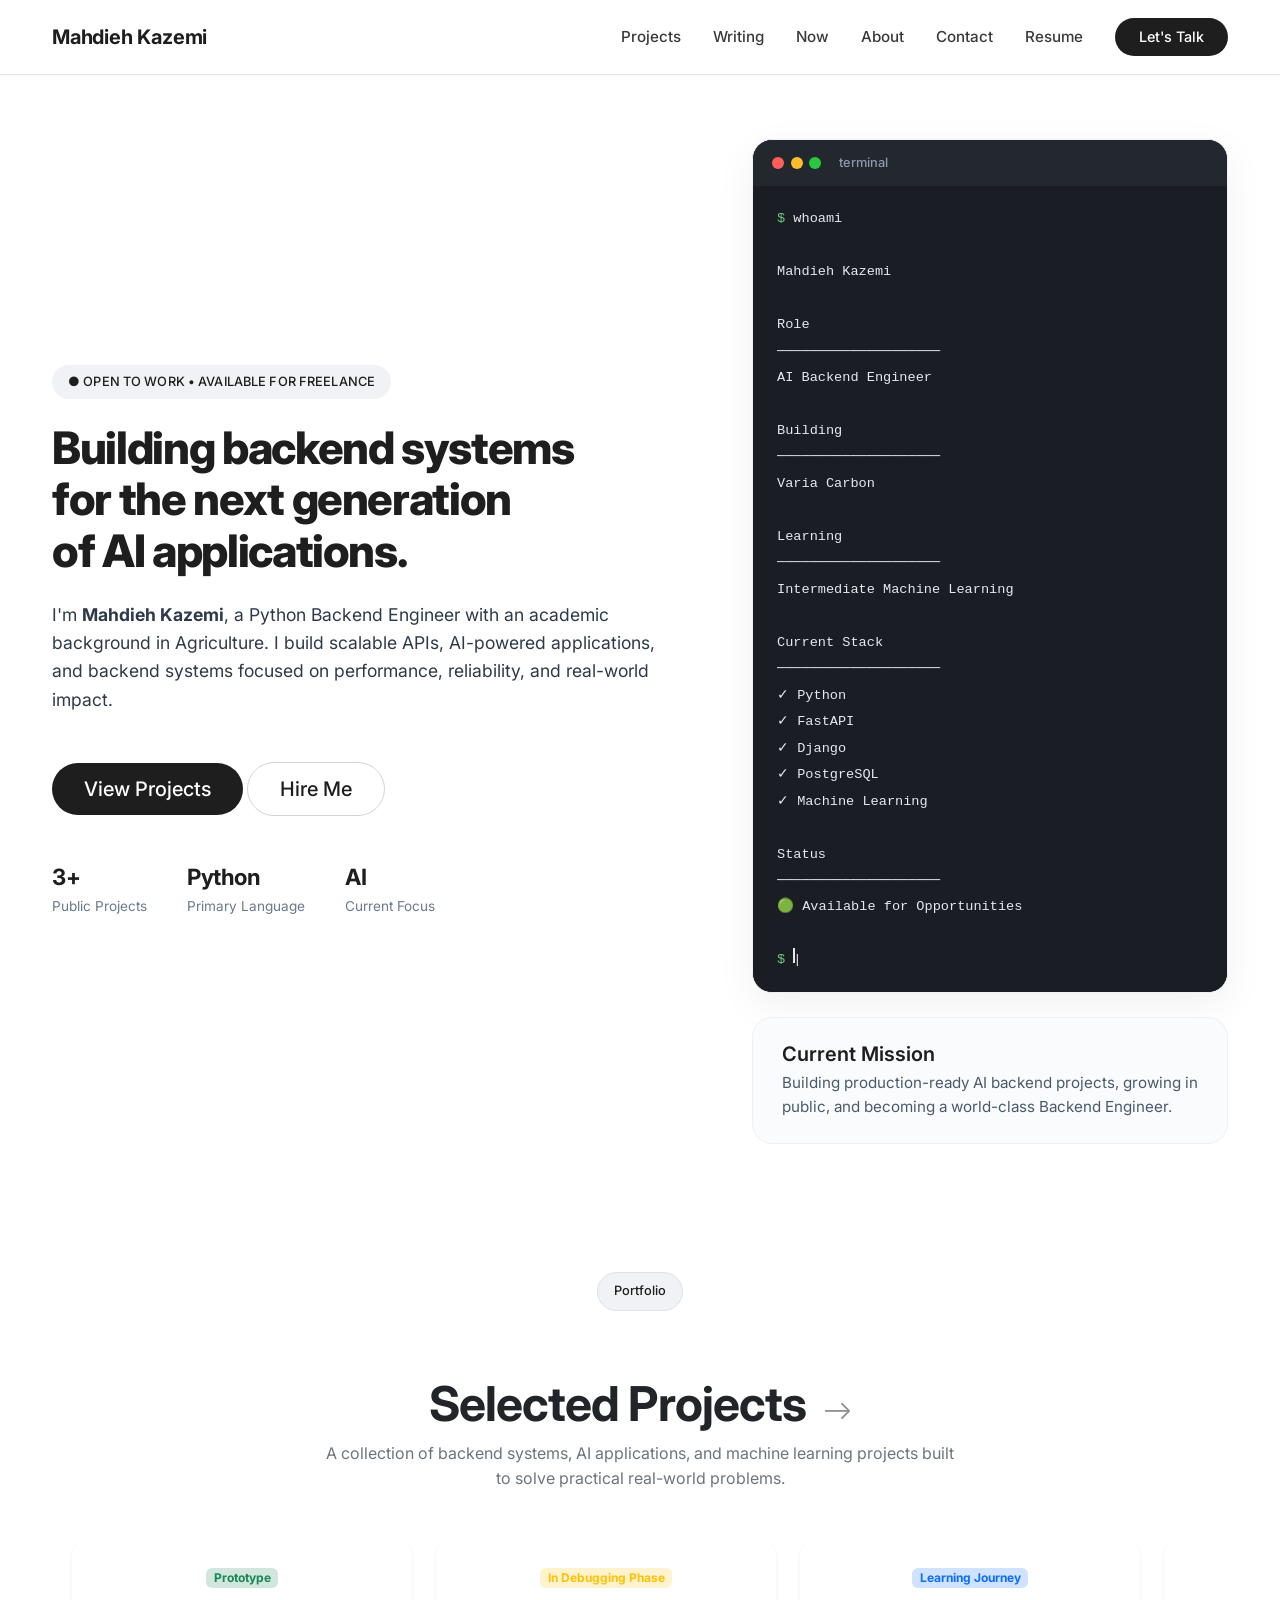
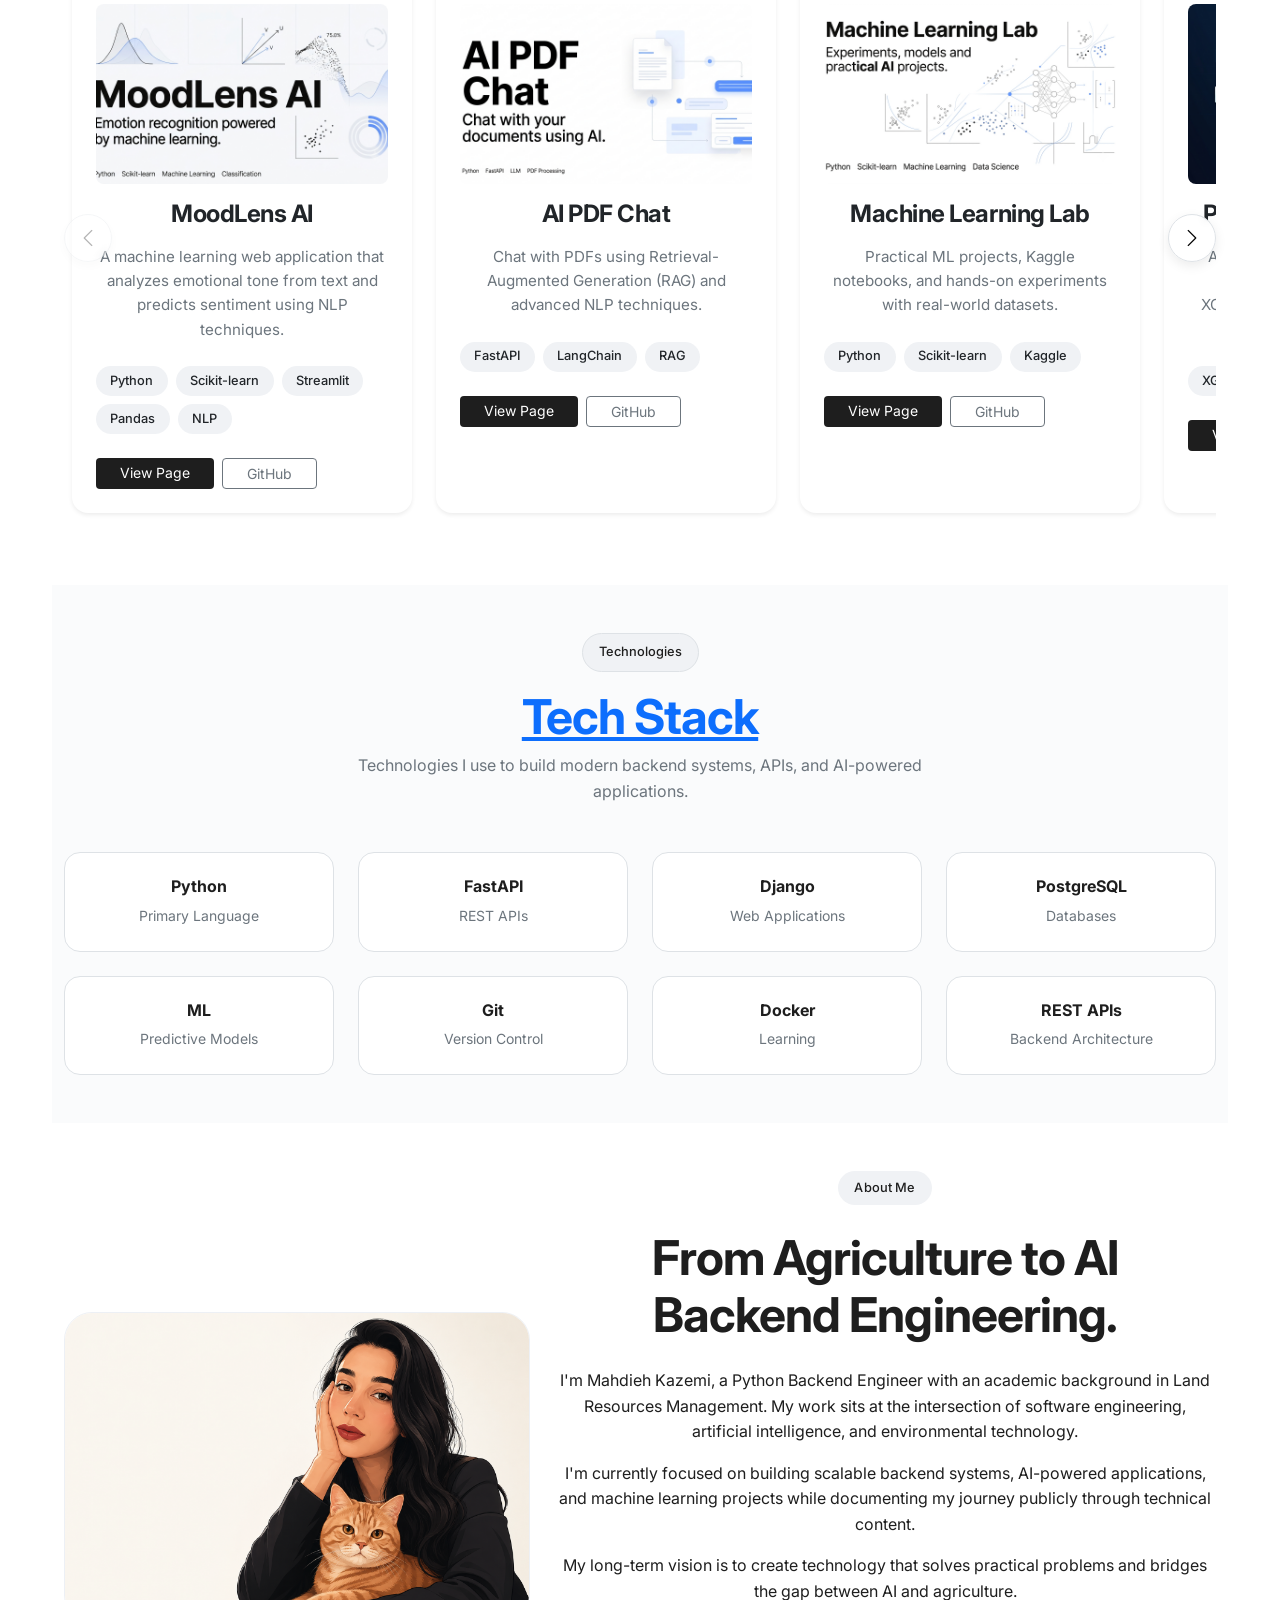
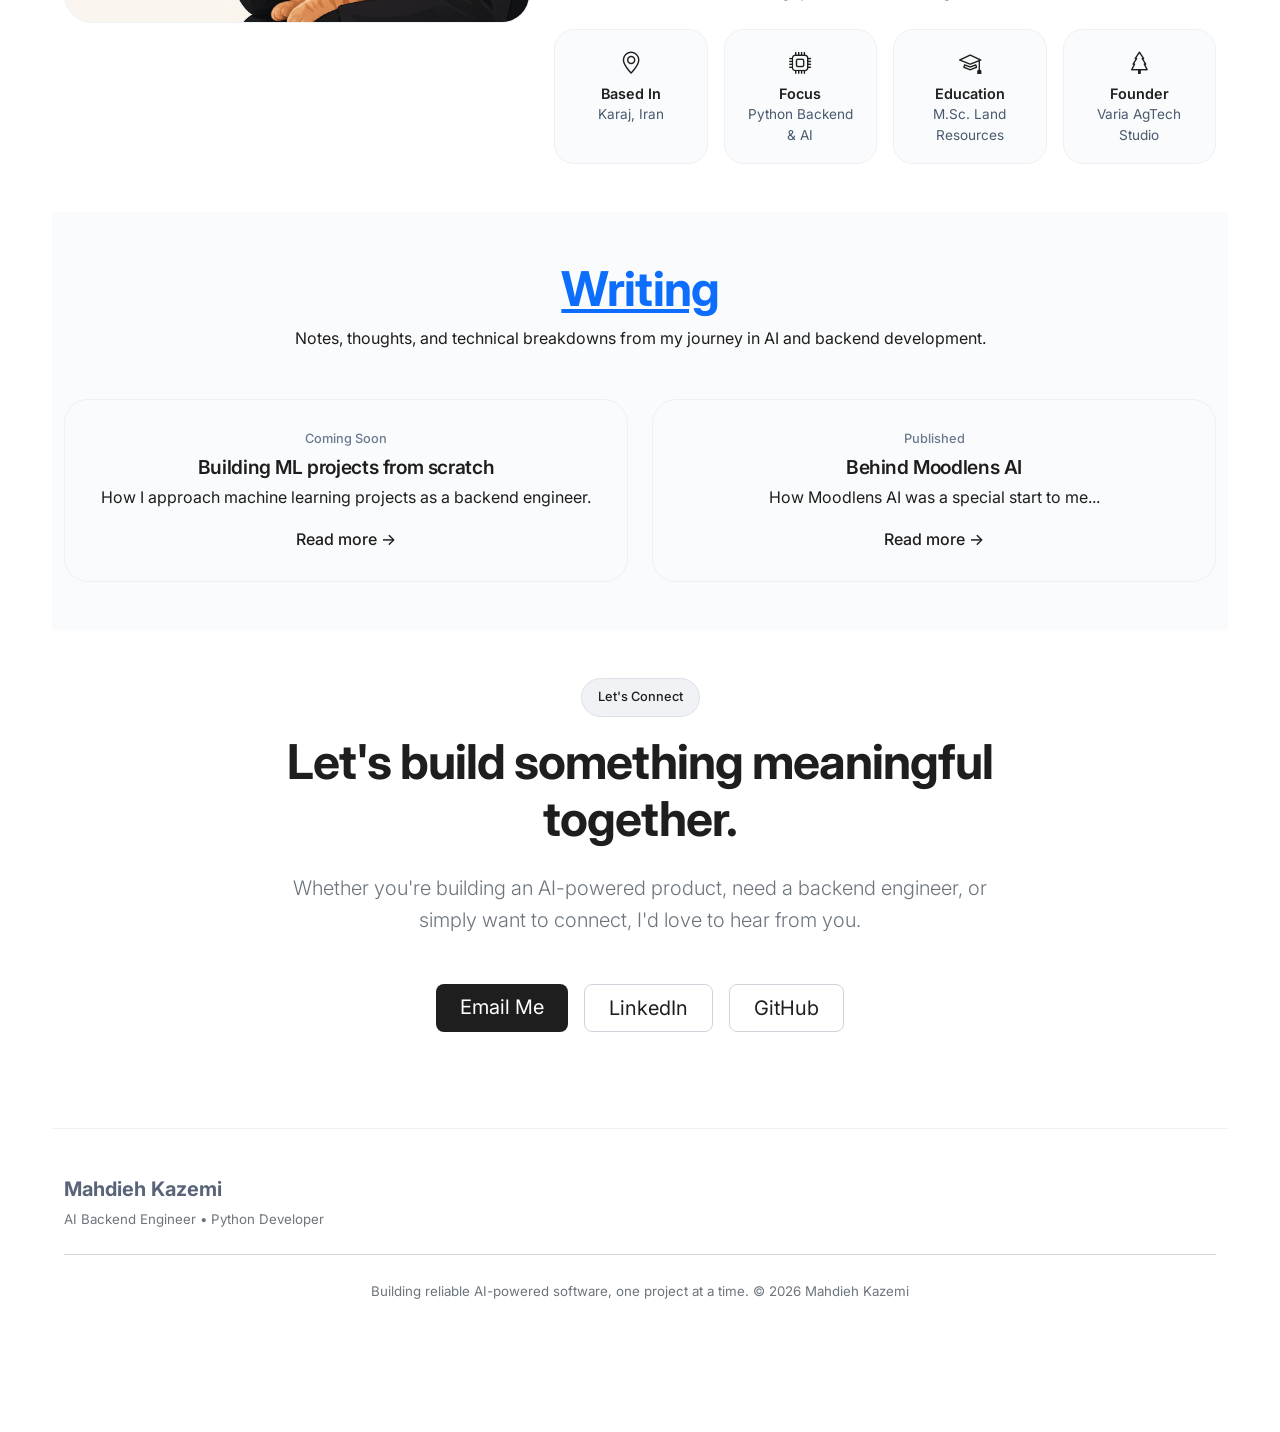
<file: index.html>
<!DOCTYPE html>
<html lang="en">
<head>
  <meta charset="UTF-8" />
  <meta name="viewport" content="width=device-width, initial-scale=1.0" />
  <title>Mahdieh Kazemi · AI Backend Engineer</title>
  <meta name="description" content="Mahdieh Kazemi is an AI Backend Engineer building AI-powered backend systems, APIs, and machine learning applications using Python, FastAPI, and Django." />
  <meta name="keywords" content="Python, FastAPI, Django, Machine Learning, AI, Backend Developer, PostgreSQL" />
  <meta name="author" content="Mahdieh Kazemi" />
  <!-- Open Graph Meta Tags -->
<meta property="og:title" content="Mahdieh Kazemi · AI Backend Engineer" />
<meta property="og:description" content="Mahdieh Kazemi is an AI Backend Engineer building AI-powered backend systems, APIs, and machine learning applications." />
<meta property="og:type" content="website" />
<meta property="og:url" content="https://mahdiehkazemi.com/" />
<meta property="og:image" content="https://mahdiehkazemi.com/assets/images/hero-profile.png" />
<meta property="og:image:width" content="1200" />
<meta property="og:image:height" content="630" />
<meta property="og:image:alt" content="Mahdieh Kazemi - AI Backend Engineer" />

<!-- Twitter Card (اختیاری، اما برای توییتر هم مفید است) -->
<meta name="twitter:card" content="summary_large_image" />
<meta name="twitter:title" content="Mahdieh Kazemi · AI Backend Engineer" />
<meta name="twitter:description" content="AI Backend Engineer building AI-powered systems and applications." />
<meta name="twitter:image" content="https://mahdiehkazemi.com/assets/images/hero-profile.png" />
  <!-- Bootstrap 5 -->
  <link href="https://cdn.jsdelivr.net/npm/bootstrap@5.3.7/dist/css/bootstrap.min.css" rel="stylesheet" />
  <link rel="stylesheet" href="https://cdn.jsdelivr.net/npm/bootstrap-icons@1.13.1/font/bootstrap-icons.min.css">
  <!-- Google Font: Inter -->
  <link rel="preconnect" href="https://fonts.googleapis.com" />
  <link rel="preconnect" href="https://fonts.gstatic.com" crossorigin />
  <link href="https://fonts.googleapis.com/css2?family=Inter:opsz,wght@14..32,300;14..32,400;14..32,500;14..32,600;14..32,700;14..32,800&display=swap" rel="stylesheet" />
  <!-- Custom CSS -->
  <style>
    /* ── reset & base ── */
    * { margin: 0; padding: 0; box-sizing: border-box; }
    body {
      font-family: 'Inter', -apple-system, BlinkMacSystemFont, sans-serif;
      background: #ffffff;
      color: #1e1e1e;
      line-height: 1.6;
      -webkit-font-smoothing: antialiased;
    }
    .container { max-width: 1200px; }

    /* ── navbar ── */
    .navbar {
      padding: 0.8rem 0;
      background: rgba(255,255,255,0.88);
      backdrop-filter: blur(4px);
      box-shadow: 0 1px 2px rgba(0,0,0,0.02);
    }
    .navbar-brand {
      font-weight: 700;
      font-size: 1.25rem;
      letter-spacing: -0.01em;
      color: #1e1e1e;
    }
    .navbar-brand:hover { color: #1e1e1e; }
    .nav-link {
      font-weight: 500;
      font-size: 0.95rem;
      color: #3a3a3a;
      padding: 0.5rem 0.75rem;
      border-radius: 8px;
      transition: 0.2s;
    }
    .nav-link:hover { color: #000; background: #f5f5f5; }
    .navbar .btn-primary {
      background: #1e1e1e;
      border: none;
      border-radius: 60px;
      padding: 0.5rem 1.6rem;
      font-weight: 500;
      font-size: 0.9rem;
    }
    .navbar .btn-primary:hover { background: #333; }

    /* ── typography ── */
    h1, h2, h3, .display-5 { font-weight: 700; letter-spacing: -0.02em; }
    .display-5 { font-weight: 800; }

    /* ── hero ── */
    .hero {
      padding: 4rem 0 5rem;
      background: #ffffff;
    }
    .hero-badge {
      display: inline-block;
      background: #f0f2f5;
      padding: 0.4rem 1rem;
      border-radius: 60px;
      font-size: 0.8rem;
      font-weight: 500;
      letter-spacing: 0.01em;
      color: #1e1e1e;
    }
    .hero-title {
      font-size: 2.8rem;
      font-weight: 800;
      letter-spacing: -0.03em;
      line-height: 1.15;
    }
    .hero-description {
      font-size: 1.1rem;
      color: #2e3a4a;
      max-width: 90%;
    }
    .hero-buttons .btn {
      border-radius: 60px;
      padding: 0.7rem 2rem;
      font-weight: 500;
    }
    .btn-dark {
      background: #1e1e1e;
      border: none;
    }
    .btn-dark:hover { background: #333; }
    .btn-outline-dark {
      border-color: #d0d4da;
      color: #1e1e1e;
    }
    .btn-outline-dark:hover {
      background: #1e1e1e;
      color: #fff;
      border-color: #1e1e1e;
    }
    .hero-stats {
      display: flex;
      gap: 2.5rem;
    }
    .hero-stats .stat-item h3 {
      font-size: 1.4rem;
      font-weight: 700;
      margin-bottom: 0.1rem;
    }
    .hero-stats .stat-item span {
      color: #6b7a8f;
      font-size: 0.85rem;
    }

    /* ── terminal card ── */
    .terminal-card {
      background: #1a1e24;
      border-radius: 20px;
      overflow: hidden;
      box-shadow: 0 12px 40px rgba(0,0,0,0.06);
      border: 1px solid #eef1f5;
    }
    .terminal-header {
      background: #23282e;
      padding: 0.8rem 1.2rem;
      display: flex;
      align-items: center;
      gap: 0.6rem;
    }
    .terminal-dots {
      display: flex;
      gap: 0.4rem;
    }
    .terminal-dots .dot {
      width: 12px;
      height: 12px;
      border-radius: 60px;
      display: inline-block;
    }
    .dot.red { background: #ff5f56; }
    .dot.yellow { background: #ffbd2e; }
    .dot.green { background: #27c93f; }
    .terminal-name {
      color: #8e9aaf;
      font-size: 0.8rem;
      font-weight: 500;
      margin-left: 0.5rem;
    }
    .terminal-body {
      padding: 1.2rem 1.5rem;
      background: #1a1e24;
    }
    .terminal-body pre {
      margin: 0;
      color: #e4e9f0;
      font-family: 'Inter', monospace;
      font-size: 0.85rem;
      line-height: 1.8;
      white-space: pre-wrap;
    }
    .terminal-body .prompt { color: #6fcb7c; }
    .terminal-body .cursor {
      display: inline-block;
      width: 2px;
      height: 1.1em;
      background: #e4e9f0;
      animation: blink 1s step-end infinite;
    }
    @keyframes blink {
      0%, 100% { opacity: 1; }
      50% { opacity: 0; }
    }
    .focus-card {
      background: #fafbfc;
      border-radius: 20px;
      padding: 1.5rem 1.8rem;
      border: 1px solid #edf0f5;
    }
    .focus-card h5 { font-weight: 600; margin-bottom: 0.3rem; }
    .focus-card p { color: #4a5a6e; margin: 0; font-size: 0.95rem; }

    /* ── cards ── */
    .card {
      border: none;
      border-radius: 24px;
      box-shadow: 0 8px 30px rgba(0,0,0,0.04), 0 2px 6px rgba(0,0,0,0.02);
      background: #ffffff;
      transition: transform 0.2s ease, box-shadow 0.2s ease;
    }
    .card:hover { box-shadow: 0 16px 48px rgba(0,0,0,0.06); }
    .badge-soft {
      background: #f0f2f5;
      color: #1e1e1e;
      font-weight: 500;
      padding: 0.4rem 1rem;
      border-radius: 40px;
      font-size: 0.8rem;
    }
    .bg-soft-white { background: #fafbfc; }
    .chip {
      background: #f0f2f5;
      padding: 0.3rem 1rem;
      border-radius: 60px;
      font-weight: 500;
      font-size: 0.8rem;
      display: inline-block;
    }

    /* ── about ── */
    .about-image img {
      width: 100%;
      border-radius: 28px;
      border: 1px solid #edf0f5;
    }
    .about-info {
      display: grid;
      grid-template-columns: repeat(auto-fit, minmax(150px, 1fr));
      gap: 1rem;
      margin-top: 1.5rem;
    }
    .info-card {
      background: #fafbfc;
      padding: 1rem 1.2rem;
      border-radius: 20px;
      border: 1px solid #edf0f5;
    }
    .info-card i { font-size: 1.4rem; margin-bottom: 0.2rem; display: block; }
    .info-card h6 { font-weight: 600; margin-bottom: 0.1rem; font-size: 0.9rem; }
    .info-card p { color: #4a5a6e; font-size: 0.85rem; margin: 0; }

    /* ── writing ── */
    .article-card {
      background: #fafbfc;
      border-radius: 24px;
      padding: 1.8rem;
      border: 1px solid #edf0f5;
      transition: 0.2s;
    }
    .article-card:hover { background: #ffffff; box-shadow: 0 8px 24px rgba(0,0,0,0.04); }
    .article-date { color: #6b7a8f; font-size: 0.8rem; font-weight: 500; }
    .article-title { font-size: 1.2rem; font-weight: 600; margin: 0.4rem 0; }
    .article-link { color: #1e1e1e; font-weight: 500; text-decoration: none; }
    .article-link:hover { text-decoration: underline; }

    /* ── footer ── */
    .footer {
      padding: 3rem 0 2rem;
      border-top: 1px solid #edf0f5;
      color: #5a6478;
      font-size: 0.95rem;
    }

    @media (max-width: 768px) {
      .hero-title { font-size: 2rem; }
      .hero-description { max-width: 100%; }
      .hero-stats { gap: 1.5rem; flex-wrap: wrap; }
    }
  </style>
</head>
<body>

  <!-- ===== NAVBAR ===== -->
  <nav class="navbar navbar-expand-lg bg-white border-bottom sticky-top py-2 py-lg-3">
    <div class="container">
      <a class="navbar-brand fw-bold fs-5 fs-lg-4" href="#">Mahdieh Kazemi</a>
      <button class="navbar-toggler border-0" type="button" data-bs-toggle="collapse" data-bs-target="#navbar">
        <span class="navbar-toggler-icon"></span>
      </button>
      <div class="collapse navbar-collapse" id="navbar">
        <ul class="navbar-nav ms-auto align-items-lg-center mt-3 mt-lg-0">
          <li class="nav-item mx-lg-2"><a class="nav-link px-3 px-lg-2" href="#projects">Projects</a></li>
          <li class="nav-item mx-lg-2"><a class="nav-link px-3 px-lg-2" href="#writing">Writing</a></li>
          <li class="nav-item mx-lg-2"><a class="nav-link px-3 px-lg-2" href="/now.html">Now</a></li>
          <li class="nav-item mx-lg-2"><a class="nav-link px-3 px-lg-2" href="#about">About</a></li>
          <li class="nav-item mx-lg-2"><a class="nav-link px-3 px-lg-2" href="#contact">Contact</a></li>
          <li class="nav-item mx-lg-2"><a class="nav-link px-3 px-lg-2" href="coming_soon.html">Resume</a></li>
          <li class="nav-item ms-lg-3 mt-2 mt-lg-0">
            <a href="#contact" class="btn btn-primary w-100 w-lg-auto px-4">Let's Talk</a>
          </li>
        </ul>
      </div>
    </div>
  </nav>

  <!-- ================= HERO ================= -->
  <section id="home" class="hero d-flex align-items-center">
    <div class="container">
      <div class="row align-items-center gy-5">
        <!-- LEFT -->
        <div class="col-lg-7">
          <span class="hero-badge">● OPEN TO WORK • AVAILABLE FOR FREELANCE</span>
          <h1 class="hero-title mt-4">
            Building backend systems
            <br>
            for the next generation
            <br>
            of AI applications.
          </h1>
          <p class="hero-description mt-4">
            I'm <strong>Mahdieh Kazemi</strong>, a Python Backend Engineer
            with an academic background in Agriculture.
            I build scalable APIs, AI-powered applications,
            and backend systems focused on performance,
            reliability, and real-world impact.
          </p>
          <!-- CTA -->
          <div class="hero-buttons mt-5">
            <a href="#projects" class="btn btn-dark btn-lg">View Projects</a>
            <a href="#contact" class="btn btn-outline-dark btn-lg">Hire Me</a>
          </div>
          <!-- Quick Stats -->
          <div class="hero-stats mt-5">
            <div class="stat-item">
              <h3>3+</h3>
              <span>Public Projects</span>
            </div>
            <div class="stat-item">
              <h3>Python</h3>
              <span>Primary Language</span>
            </div>
            <div class="stat-item">
              <h3>AI</h3>
              <span>Current Focus</span>
            </div>
          </div>
        </div>
        <!-- RIGHT -->
        <div class="col-lg-5">
          <div class="terminal-card">
            <div class="terminal-header">
              <div class="terminal-dots">
                <span class="dot red"></span>
                <span class="dot yellow"></span>
                <span class="dot green"></span>
              </div>
              <div class="terminal-name">terminal</div>
            </div>
            <div class="terminal-body">
<pre><code><span class="prompt">$</span> whoami

Mahdieh Kazemi

Role
────────────────────
AI Backend Engineer

Building
────────────────────
Varia Carbon

Learning
────────────────────
Intermediate Machine Learning

Current Stack
────────────────────
✓ Python
✓ FastAPI
✓ Django
✓ PostgreSQL
✓ Machine Learning

Status
────────────────────
🟢 Available for Opportunities

<span class="prompt">$</span> <span class="cursor">|</span>
</code></pre>
            </div>
          </div>
          <div class="focus-card mt-4">
            <h5>Current Mission</h5>
            <p>Building production-ready AI backend projects, growing in public, and becoming a world-class Backend Engineer.</p>
          </div>
        </div>
      </div>
    </div>
  </section>

  <!-- ===== PROJECTS ===== -->
  <section id="projects" class="py-4 py-md-5">
    <div class="container">
      <div class="text-center mb-4 mb-md-5">
        <span class="badge-soft border mb-3 px-3 py-2 d-inline-block">Portfolio</span>
        <section class="py-5" id="projects">
  <div class="container">
    <div class="text-center mb-5">
      <h2 class="display-5 fw-bold">
        <a href="projects.html" class="text-decoration-none text-dark" style="transition: 0.2s;">
          Selected Projects
          <i class="bi bi-arrow-right ms-2" style="font-size: 1.8rem; opacity: 0.5;"></i>
        </a>
      </h2>
      <p class="text-secondary col-lg-7 mx-auto px-3">A collection of backend systems, AI applications, and machine learning projects built to solve practical real-world problems.</p>
    </div>

    <!-- ===== SCROLLABLE PROJECTS ===== -->
    <div class="position-relative">
      <!-- Scroll Buttons -->
      <button class="btn btn-light border rounded-circle position-absolute top-50 start-0 translate-middle-y d-none d-md-flex align-items-center justify-content-center" 
              id="scrollLeft" style="width: 48px; height: 48px; z-index: 10; box-shadow: 0 4px 12px rgba(0,0,0,0.08); background: rgba(255,255,255,0.9); backdrop-filter: blur(4px);">
        <i class="bi bi-chevron-left fs-5"></i>
      </button>
      <button class="btn btn-light border rounded-circle position-absolute top-50 end-0 translate-middle-y d-none d-md-flex align-items-center justify-content-center" 
              id="scrollRight" style="width: 48px; height: 48px; z-index: 10; box-shadow: 0 4px 12px rgba(0,0,0,0.08); background: rgba(255,255,255,0.9); backdrop-filter: blur(4px);">
        <i class="bi bi-chevron-right fs-5"></i>
      </button>

      <!-- Scrollable Container -->
      <div class="overflow-auto pb-4" id="projectsScroll" style="scroll-behavior: smooth; scrollbar-width: thin; -webkit-overflow-scrolling: touch;">
        <div class="d-flex gap-3 gap-md-4" style="width: max-content; padding: 0 0.5rem;">
          
          <!-- Project 1: MoodLens AI -->
          <div class="card border-0 shadow-sm rounded-4" style="width: 340px; min-width: 320px; flex-shrink: 0;">
            <div class="card-body p-3 p-md-4">
              <span class="badge bg-success-subtle text-success mb-3 d-inline-block">Prototype</span>
              <div class="project-image mb-3">
                <img src="assets/images/projects/moodlens-cover.png" alt="MoodLens AI" class="img-fluid rounded-3" style="width: 100%; height: 180px; object-fit: cover;">
              </div>
              <h3 class="h4 fw-bold mb-3 mt-2">MoodLens AI</h3>
              <p class="text-secondary mb-4" style="font-size: 0.95rem;">A machine learning web application that analyzes emotional tone from text and predicts sentiment using NLP techniques.</p>
              <div class="mb-4 d-flex flex-wrap gap-2">
                <span class="chip" style="background: #f0f2f5; padding: 0.3rem 0.9rem; border-radius: 40px; font-size: 0.8rem;">Python</span>
                <span class="chip" style="background: #f0f2f5; padding: 0.3rem 0.9rem; border-radius: 40px; font-size: 0.8rem;">Scikit-learn</span>
                <span class="chip" style="background: #f0f2f5; padding: 0.3rem 0.9rem; border-radius: 40px; font-size: 0.8rem;">Streamlit</span>
                <span class="chip" style="background: #f0f2f5; padding: 0.3rem 0.9rem; border-radius: 40px; font-size: 0.8rem;">Pandas</span>
                <span class="chip" style="background: #f0f2f5; padding: 0.3rem 0.9rem; border-radius: 40px; font-size: 0.8rem;">NLP</span>
              </div>
              <div class="d-flex flex-wrap gap-2">
                <a href="moodlens.html" class="btn btn-dark btn-sm px-4">View Page</a>
                <a href="https://github.com/mahkzmi/MoodLensAI.git" class="btn btn-outline-secondary btn-sm px-4">GitHub</a>
              </div>
            </div>
          </div>

          <!-- Project 2: AI PDF Chat -->
          <div class="card border-0 shadow-sm rounded-4" style="width: 340px; min-width: 320px; flex-shrink: 0;">
            <div class="card-body p-3 p-md-4">
              <span class="badge bg-warning-subtle text-warning mb-3 d-inline-block">In Debugging Phase</span>
              <div class="project-image mb-3">
                <img src="assets/images/projects/aipdfchat-cover.png" alt="PDF Chat AI" class="img-fluid rounded-3" style="width: 100%; height: 180px; object-fit: cover;">
              </div>
              <h3 class="h4 fw-bold mb-3">AI PDF Chat</h3>
              <p class="text-secondary mb-4" style="font-size: 0.95rem;">Chat with PDFs using Retrieval-Augmented Generation (RAG) and advanced NLP techniques.</p>
              <div class="mb-4 d-flex flex-wrap gap-2">
                <span class="chip" style="background: #f0f2f5; padding: 0.3rem 0.9rem; border-radius: 40px; font-size: 0.8rem;">FastAPI</span>
                <span class="chip" style="background: #f0f2f5; padding: 0.3rem 0.9rem; border-radius: 40px; font-size: 0.8rem;">LangChain</span>
                <span class="chip" style="background: #f0f2f5; padding: 0.3rem 0.9rem; border-radius: 40px; font-size: 0.8rem;">RAG</span>
              </div>
              <div class="d-flex flex-wrap gap-2">
                <a href="ai-pdf-chat.html" class="btn btn-dark btn-sm px-4">View Page</a>
                <a href="https://github.com/mahkzmi/AI-PDF-Chat.git" class="btn btn-outline-secondary btn-sm px-4">GitHub</a>
              </div>
            </div>
          </div>

          <!-- Project 3: Machine Learning Lab -->
          <div class="card border-0 shadow-sm rounded-4" style="width: 340px; min-width: 320px; flex-shrink: 0;">
            <div class="card-body p-3 p-md-4">
              <span class="badge bg-primary-subtle text-primary mb-3 d-inline-block">Learning Journey</span>
              <div class="project-image mb-3">
                <img src="assets/images/projects/ml-lab-cover.png" alt="Machine Learning Lab Cover" class="img-fluid rounded-3" style="width: 100%; height: 180px; object-fit: cover;">
              </div>
              <h3 class="h4 fw-bold mb-3">Machine Learning Lab</h3>
              <p class="text-secondary mb-4" style="font-size: 0.95rem;">Practical ML projects, Kaggle notebooks, and hands-on experiments with real-world datasets.</p>
              <div class="mb-4 d-flex flex-wrap gap-2">
                <span class="chip" style="background: #f0f2f5; padding: 0.3rem 0.9rem; border-radius: 40px; font-size: 0.8rem;">Python</span>
                <span class="chip" style="background: #f0f2f5; padding: 0.3rem 0.9rem; border-radius: 40px; font-size: 0.8rem;">Scikit-learn</span>
                <span class="chip" style="background: #f0f2f5; padding: 0.3rem 0.9rem; border-radius: 40px; font-size: 0.8rem;">Kaggle</span>
              </div>
              <div class="d-flex flex-wrap gap-2">
                <a href="ml-lab.html" class="btn btn-dark btn-sm px-4">View Page</a>
                <a href="#" class="btn btn-outline-secondary btn-sm px-4">GitHub</a>
              </div>
            </div>
          </div>

          <!-- Project 4: NEW PROJECT - Pima Diabtes-->
          <div class="card border-0 shadow-sm rounded-4" style="width: 340px; min-width: 320px; flex-shrink: 0;">
            <div class="card-body p-3 p-md-4">
              <span class="badge bg-info-subtle text-info mb-3 d-inline-block">Planned</span>
              <div class="project-image mb-3">
                <img src="assets/images/writing/diabetes-cover.png" alt="API Gateway" class="img-fluid rounded-3" style="width: 100%; height: 180px; object-fit: cover; background: #f0f2f5; display: flex; align-items: center; justify-content: center; color: #6b7a8f;">
              </div>
              <h3 class="h4 fw-bold mb-3">Pima Diabetes Predictor</h3>
              <p class="text-secondary mb-4" style="font-size: 0.95rem;">A deep dive into building a diabetes prediction model: data cleaning, XGBoost, hyperparameter tuning, and lessons learned.</p>
              <div class="mb-4 d-flex flex-wrap gap-2">
                <span class="chip" style="background: #f0f2f5; padding: 0.3rem 0.9rem; border-radius: 40px; font-size: 0.8rem;">XGBoost</span>
                <span class="chip" style="background: #f0f2f5; padding: 0.3rem 0.9rem; border-radius: 40px; font-size: 0.8rem;">Redis</span>
                <span class="chip" style="background: #f0f2f5; padding: 0.3rem 0.9rem; border-radius: 40px; font-size: 0.8rem;">JWT</span>
              </div>
              <div class="d-flex flex-wrap gap-2">
                <a href="writing/diabetes-predictor.html" class="btn btn-dark btn-sm px-4">View Page</a>
                <a href="coming_soon.html" class="btn btn-outline-secondary btn-sm px-4">GitHub</a>
              </div>
            </div>
          </div>

        </div>
      </div>
    </div>

    <!-- Scroll Progress / Indicator -->
    <div class="text-center mt-4 d-md-none">
      <small class="text-muted-soft"><i class="bi bi-arrow-left-right me-1"></i> Scroll to see more projects</small>
    </div>
  </div>
</section>

<script>
  (function() {
    const scrollContainer = document.getElementById('projectsScroll');
    const scrollLeftBtn = document.getElementById('scrollLeft');
    const scrollRightBtn = document.getElementById('scrollRight');

    if (scrollContainer && scrollLeftBtn && scrollRightBtn) {
      // Check if scrolling is needed
      function checkScrollButtons() {
        const maxScroll = scrollContainer.scrollWidth - scrollContainer.clientWidth;
        if (maxScroll <= 0) {
          scrollLeftBtn.style.display = 'none';
          scrollRightBtn.style.display = 'none';
          return;
        }
        scrollLeftBtn.style.display = 'flex';
        scrollRightBtn.style.display = 'flex';
        
        // Disable buttons at edges
        if (scrollContainer.scrollLeft <= 0) {
          scrollLeftBtn.style.opacity = '0.3';
          scrollLeftBtn.style.pointerEvents = 'none';
        } else {
          scrollLeftBtn.style.opacity = '1';
          scrollLeftBtn.style.pointerEvents = 'auto';
        }
        
        if (scrollContainer.scrollLeft >= maxScroll - 2) {
          scrollRightBtn.style.opacity = '0.3';
          scrollRightBtn.style.pointerEvents = 'none';
        } else {
          scrollRightBtn.style.opacity = '1';
          scrollRightBtn.style.pointerEvents = 'auto';
        }
      }

      scrollLeftBtn.addEventListener('click', function() {
        scrollContainer.scrollBy({ left: -320, behavior: 'smooth' });
      });

      scrollRightBtn.addEventListener('click', function() {
        scrollContainer.scrollBy({ left: 320, behavior: 'smooth' });
      });

      scrollContainer.addEventListener('scroll', checkScrollButtons);
      window.addEventListener('resize', checkScrollButtons);
      
      // Initial check after layout
      setTimeout(checkScrollButtons, 100);
    }
  })();
</script>
  <!-- ===== TECH STACK ===== -->
  <section id="stack" class="py-4 py-md-5 bg-soft-white">
    <div class="container">
      <div class="text-center mb-4 mb-md-5">
        <span class="badge-soft border mb-3 px-3 py-2 d-inline-block">Technologies</span>
        <a href="uses.html"><h2 class="display-5 fw-bold">Tech Stack</h2></a>
        <p class="text-secondary col-lg-7 mx-auto px-3">Technologies I use to build modern backend systems, APIs, and AI-powered applications.</p>
      </div>
      <div class="row g-2 g-md-3 g-lg-4 text-center">
        <div class="col-6 col-md-4 col-lg-3">
          <div class="p-3 p-md-4 bg-white rounded-4 border h-100">
            <h5 class="fw-bold mb-2 fs-6 fs-md-5">Python</h5>
            <small class="text-secondary d-block">Primary Language</small>
          </div>
        </div>
        <div class="col-6 col-md-4 col-lg-3">
          <div class="p-3 p-md-4 bg-white rounded-4 border h-100">
            <h5 class="fw-bold mb-2 fs-6 fs-md-5">FastAPI</h5>
            <small class="text-secondary d-block">REST APIs</small>
          </div>
        </div>
        <div class="col-6 col-md-4 col-lg-3">
          <div class="p-3 p-md-4 bg-white rounded-4 border h-100">
            <h5 class="fw-bold mb-2 fs-6 fs-md-5">Django</h5>
            <small class="text-secondary d-block">Web Applications</small>
          </div>
        </div>
        <div class="col-6 col-md-4 col-lg-3">
          <div class="p-3 p-md-4 bg-white rounded-4 border h-100">
            <h5 class="fw-bold mb-2 fs-6 fs-md-5">PostgreSQL</h5>
            <small class="text-secondary d-block">Databases</small>
          </div>
        </div>
        <div class="col-6 col-md-4 col-lg-3">
          <div class="p-3 p-md-4 bg-white rounded-4 border h-100">
            <h5 class="fw-bold mb-2 fs-6 fs-md-5">ML</h5>
            <small class="text-secondary d-block">Predictive Models</small>
          </div>
        </div>
        <div class="col-6 col-md-4 col-lg-3">
          <div class="p-3 p-md-4 bg-white rounded-4 border h-100">
            <h5 class="fw-bold mb-2 fs-6 fs-md-5">Git</h5>
            <small class="text-secondary d-block">Version Control</small>
          </div>
        </div>
        <div class="col-6 col-md-4 col-lg-3">
          <div class="p-3 p-md-4 bg-white rounded-4 border h-100">
            <h5 class="fw-bold mb-2 fs-6 fs-md-5">Docker</h5>
            <small class="text-secondary d-block">Learning</small>
          </div>
        </div>
        <div class="col-6 col-md-4 col-lg-3">
          <div class="p-3 p-md-4 bg-white rounded-4 border h-100">
            <h5 class="fw-bold mb-2 fs-6 fs-md-5">REST APIs</h5>
            <small class="text-secondary d-block">Backend Architecture</small>
          </div>
        </div>
      </div>
    </div>
  </section>

  <!-- ===== ABOUT ===== -->
  <section id="about" class="py-5">
    <div class="container">
      <div class="row align-items-center gy-5">
        <div class="col-lg-5">
          <div class="about-image">
            <img src="assets/images/hero-profile.png" alt="Mahdieh Kazemi">
          </div>
        </div>
        <div class="col-lg-7">
          <span class="hero-badge">About Me</span>
          <h2 class="mt-4 mb-4 display-5 fw-bold">From Agriculture to AI Backend Engineering.</h2>
          <p>I'm Mahdieh Kazemi, a Python Backend Engineer with an academic background in Land Resources Management. My work sits at the intersection of software engineering, artificial intelligence, and environmental technology.</p>
          <p>I'm currently focused on building scalable backend systems, AI-powered applications, and machine learning projects while documenting my journey publicly through technical content.</p>
          <p>My long-term vision is to create technology that solves practical problems and bridges the gap between AI and agriculture.</p>
          <div class="about-info">
            <div class="info-card">
              <i class="bi bi-geo-alt"></i>
              <h6>Based In</h6>
              <p>Karaj, Iran</p>
            </div>
            <div class="info-card">
              <i class="bi bi-cpu"></i>
              <h6>Focus</h6>
              <p>Python Backend & AI</p>
            </div>
            <div class="info-card">
              <i class="bi bi-mortarboard"></i>
              <h6>Education</h6>
              <p>M.Sc. Land Resources</p>
            </div>
            <div class="info-card">
              <i class="bi bi-tree"></i>
              <h6>Founder</h6>
              <p>Varia AgTech Studio</p>
            </div>
          </div>
        </div>
      </div>
    </div>
  </section>

  <!-- ===== WRITING ===== -->
  <section id="writing" class="py-5 bg-soft-white">
    <div class="container">
      <a href="/writing/index.html"><h2 class="display-5 fw-bold">Writing</h2></a>
      <p class="mb-5">Notes, thoughts, and technical breakdowns from my journey in AI and backend development.</p>
      <div class="row g-4">
        <div class="col-md-6">
          <div class="article-card">
            <div class="article-date">Coming Soon</div>
            <h3 class="article-title">Building ML projects from scratch</h3>
            <p>How I approach machine learning projects as a backend engineer.</p>
            <a href="coming_soon.html" class="article-link">Read more →</a>
          </div> 
        </div>
        <div class="col-md-6">
          <div class="article-card">
            <div class="article-date">Published</div>
            <h3 class="article-title">Behind Moodlens AI</h3>
            <p>How Moodlens AI was a special start to me...</p>
            <a href="../writing/behind-moodlens-ai.html" class="article-link">Read more →</a>
          </div>
        </div>
      </div>
    </div>
  </section>

  <!-- ===== CONTACT ===== -->
  <section id="contact" class="py-5">
    <div class="container">
      <div class="row justify-content-center">
        <div class="col-lg-8 text-center px-3">
          <span class="badge-soft border px-3 py-2 mb-3 d-inline-block">Let's Connect</span>
          <h2 class="display-5 fw-bold mb-3 mb-md-4">Let's build something meaningful together.</h2>
          <p class="lead text-secondary mb-4 mb-md-5">Whether you're building an AI-powered product, need a backend engineer, or simply want to connect, I'd love to hear from you.</p>
          <div class="d-flex justify-content-center flex-wrap gap-3 mb-5">
            <a href="mailto:mah_kzmi21@gmail.com" class="btn btn-dark btn-lg px-4">Email Me</a>
            <a href="https://www.linkedin.com/in/mahdieh-kazemi-505bab319?utm_source=share_via&utm_content=profile&utm_medium=member_android" target="_blank" class="btn btn-outline-dark btn-lg px-4">LinkedIn</a>
            <a href="https://github.com/mahkzmi" target="_blank" class="btn btn-outline-dark btn-lg px-4">GitHub</a>
          </div>
        </div>
      </div>
    </div>
  </section>

  <!-- ===== FOOTER ===== -->
  <footer class="footer">
    <div class="container">
      <div class="row align-items-center g-3">
        <div class="col-lg-6 text-center text-lg-start">
          <h5 class="fw-bold mb-1 mb-md-2">Mahdieh Kazemi</h5>
          <p class="text-secondary mb-0 small">AI Backend Engineer • Python Developer</p>
        </div>
        <div class="col-lg-6 text-center text-lg-end mt-3 mt-lg-0">
        </div>
      </div>
      <hr class="my-3 my-md-4">
      <div class="row">
        <div class="col text-center">
          <small class="text-secondary d-block d-sm-inline">Building reliable AI-powered software, one project at a time.</small>
          <small class="text-secondary d-block d-sm-inline">© 2026 Mahdieh Kazemi</small>
        </div>
      </div>
    </div>
  </footer>

  <!-- Bootstrap JS -->
  <script src="https://cdn.jsdelivr.net/npm/bootstrap@5.3.7/dist/js/bootstrap.bundle.min.js"></script>
</body>
</html>
</file>
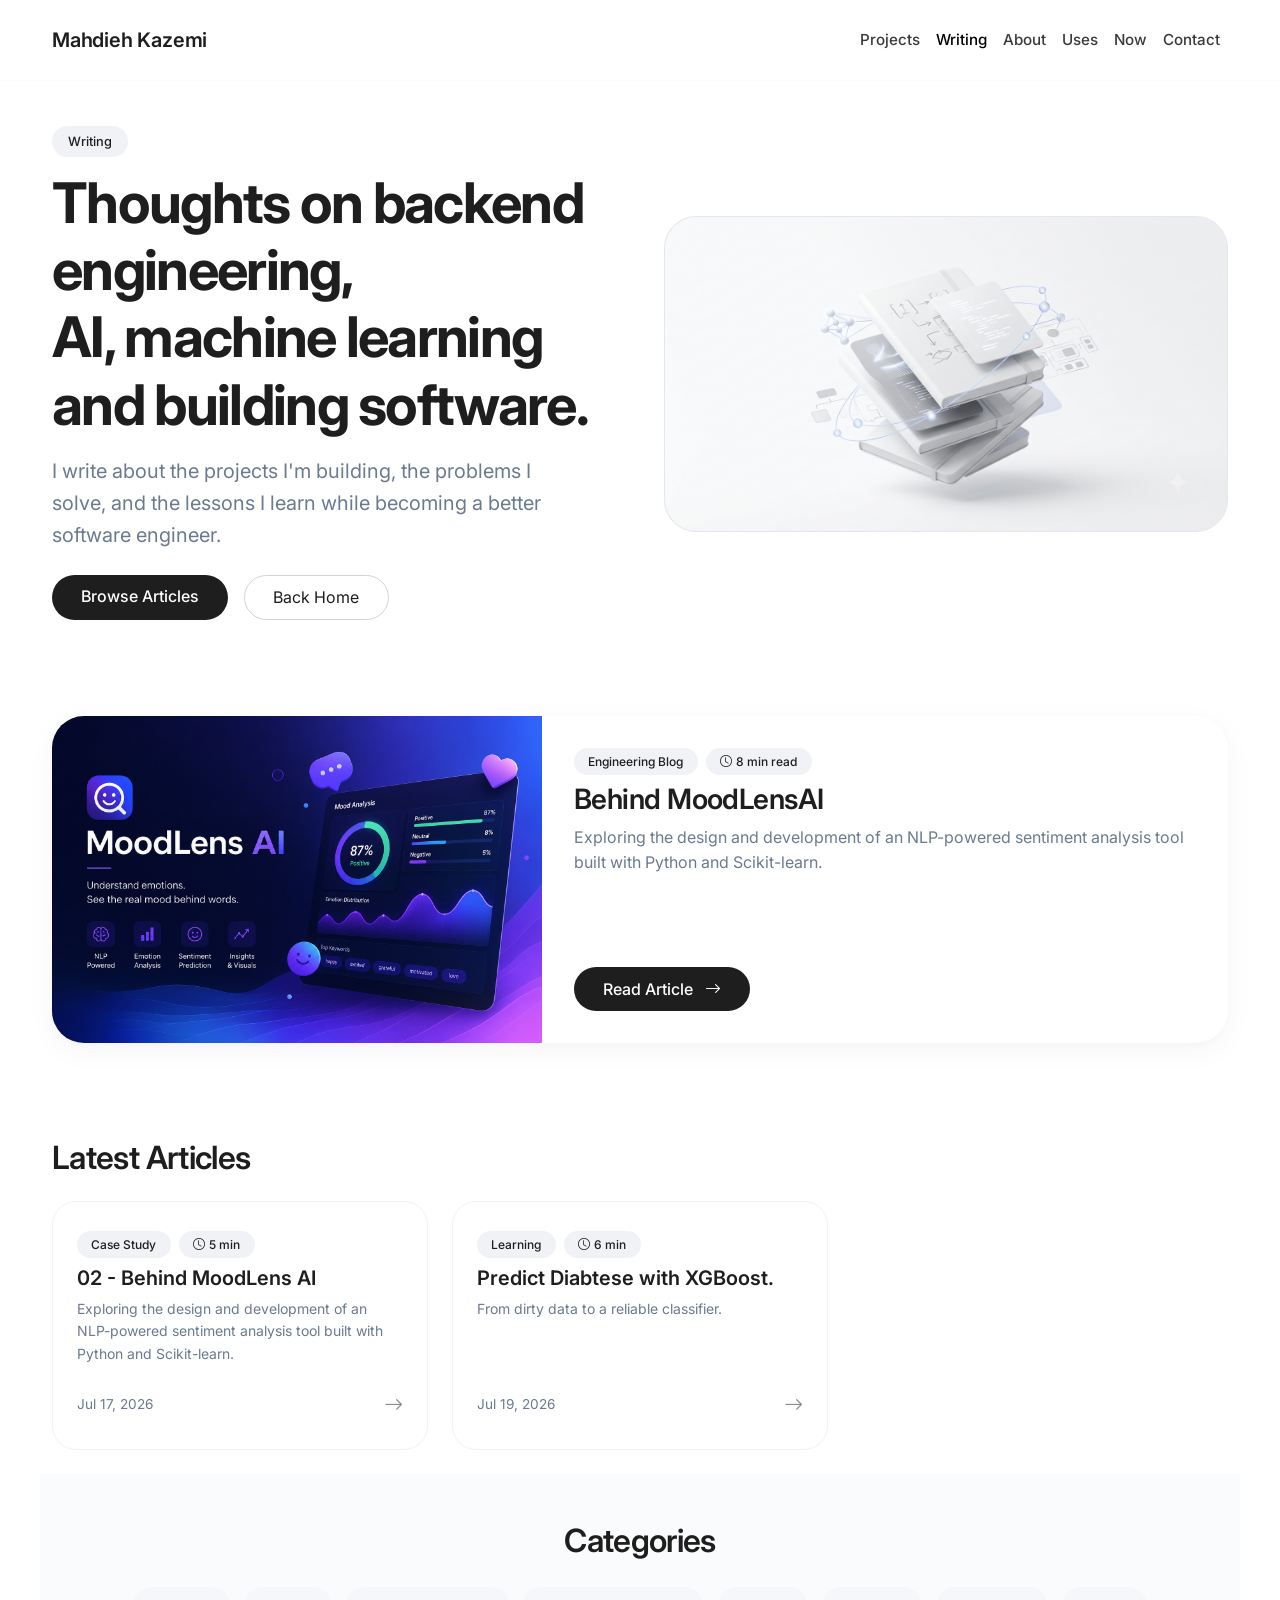
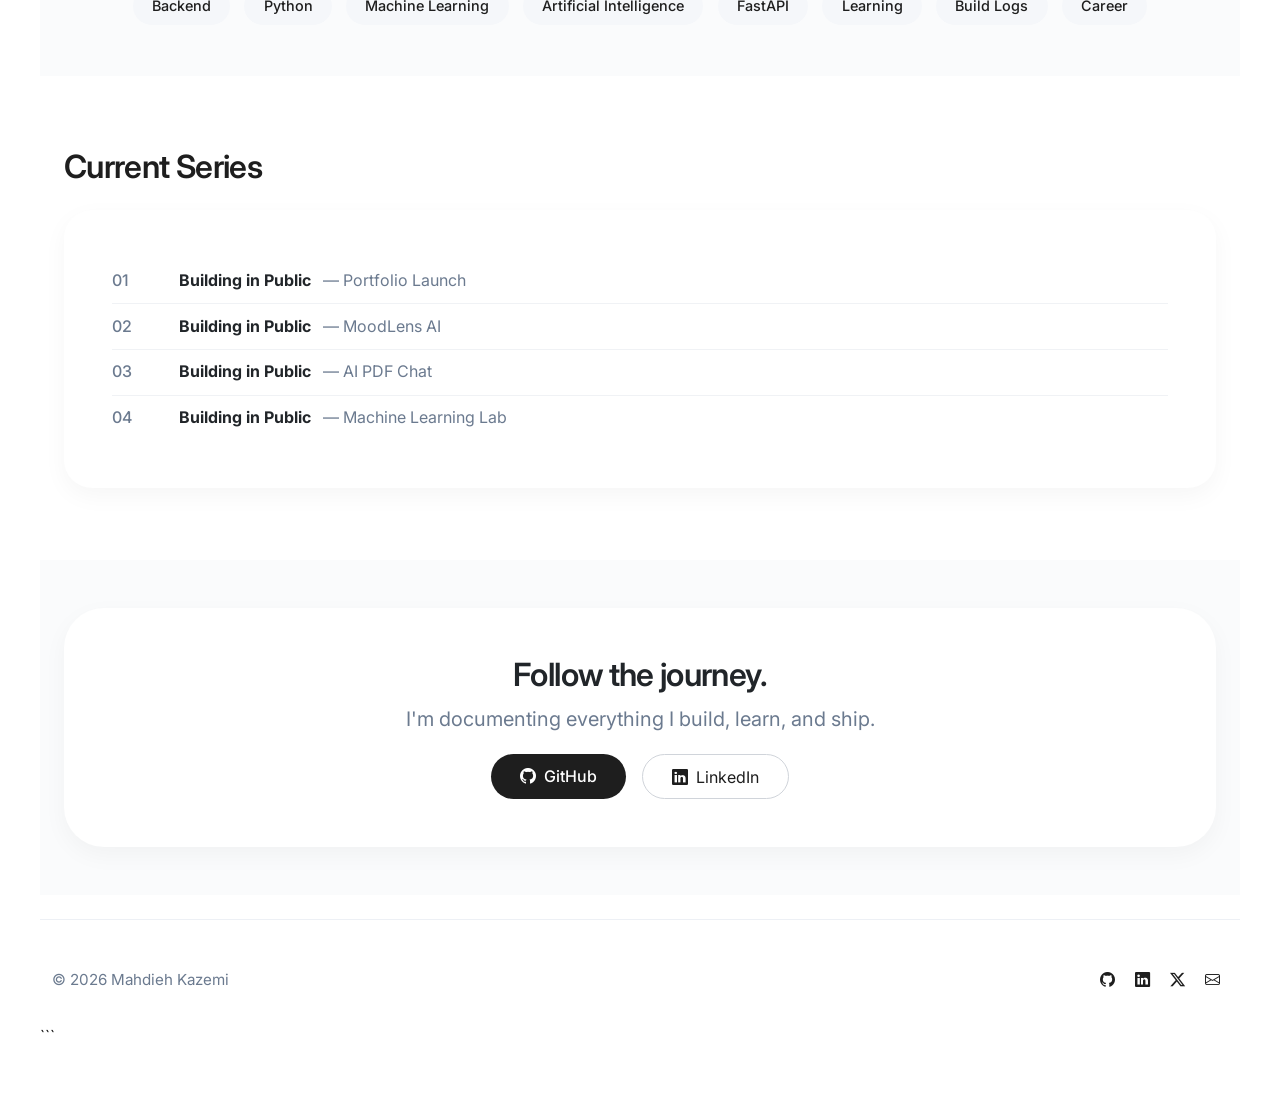
<file: writing/index.html>
<!DOCTYPE html>
<html lang="en">
<head>
  <meta charset="UTF-8" />
  <meta name="viewport" content="width=device-width, initial-scale=1.0" />
  <title>Writing · Mahdieh Kazemi</title>
  <meta name="description" content="Thoughts on backend engineering, AI, machine learning and building software." />
  <!-- Open Graph -->
  <meta property="og:title" content="Writing · Mahdieh Kazemi" />
  <meta property="og:description" content="Thoughts on backend engineering, AI, machine learning and building software." />
  <meta property="og:type" content="website" />
  <meta property="og:url" content="https://mahdiehkazemi.com/writing.html" />
  <meta property="og:image" content="assets/images/writing/writing-cover.png" />
  <!-- Bootstrap + Icons -->
  <link href="https://cdn.jsdelivr.net/npm/bootstrap@5.3.0-alpha1/dist/css/bootstrap.min.css" rel="stylesheet" />
  <link rel="stylesheet" href="https://cdn.jsdelivr.net/npm/bootstrap-icons@1.11.3/font/bootstrap-icons.min.css" />
  <!-- Inter Font -->
  <link rel="preconnect" href="https://fonts.googleapis.com" />
  <link rel="preconnect" href="https://fonts.gstatic.com" crossorigin />
  <link href="https://fonts.googleapis.com/css2?family=Inter:opsz,wght@14..32,300;14..32,400;14..32,500;14..32,600;14..32,700&display=swap" rel="stylesheet" />
  <style>
    /* ── reset & base ── */
    * { margin: 0; padding: 0; box-sizing: border-box; }
    body {
      font-family: 'Inter', -apple-system, BlinkMacSystemFont, sans-serif;
      background: #ffffff;
      color: #1e1e1e;
      line-height: 1.6;
      -webkit-font-smoothing: antialiased;
    }
    .container { max-width: 1200px; }

    /* ── navbar ── */
    .navbar {
      padding: 1.2rem 0;
      background: rgba(255,255,255,0.80);
      backdrop-filter: blur(4px);
      box-shadow: 0 1px 2px rgba(0,0,0,0.02);
    }
    .navbar-brand {
      font-weight: 600;
      font-size: 1.25rem;
      letter-spacing: -0.01em;
      color: #1e1e1e;
    }
    .navbar-brand:hover { color: #1e1e1e; }
    .nav-link {
      font-weight: 500;
      font-size: 0.95rem;
      color: #3a3a3a;
      padding: 0.5rem 0.75rem;
      border-radius: 8px;
      transition: 0.2s;
    }
    .nav-link:hover { color: #000; background: #f5f5f5; }

    /* ── typography ── */
    h1, h2, h3, .display-4 { font-weight: 600; letter-spacing: -0.02em; }
    .display-4 { font-weight: 700; }
    .section-title {
      font-size: 2rem;
      font-weight: 600;
      margin-bottom: 1.2rem;
      letter-spacing: -0.02em;
    }

    /* ── cards ── */
    .card {
      border: none;
      border-radius: 24px;
      box-shadow: 0 8px 30px rgba(0,0,0,0.04), 0 2px 6px rgba(0,0,0,0.02);
      background: #ffffff;
      transition: transform 0.2s ease, box-shadow 0.2s ease;
    }
    .card:hover { box-shadow: 0 16px 48px rgba(0,0,0,0.06); }
    .card-soft {
      border-radius: 28px;
      padding: 1.5rem 1.8rem;
    }
    .soft-shadow { box-shadow: 0 8px 24px rgba(0,0,0,0.04); }
    .badge-soft {
      background: #f0f2f5;
      color: #1e1e1e;
      font-weight: 500;
      padding: 0.5rem 1rem;
      border-radius: 40px;
      font-size: 0.8rem;
    }
    .badge-soft-sm {
      background: #f0f2f5;
      color: #1e1e1e;
      font-weight: 500;
      padding: 0.25rem 0.9rem;
      border-radius: 40px;
      font-size: 0.75rem;
    }

    /* ── buttons ── */
    .btn-outline-dark {
      border-radius: 60px;
      padding: 0.6rem 1.6rem;
      font-weight: 500;
      border-color: #d0d4da;
      color: #1e1e1e;
    }
    .btn-outline-dark:hover {
      background: #1e1e1e;
      color: #fff;
      border-color: #1e1e1e;
    }
    .btn-dark {
      border-radius: 60px;
      padding: 0.6rem 1.8rem;
      font-weight: 500;
      background: #1e1e1e;
      border: none;
    }
    .btn-dark:hover { background: #333; }
    .btn-outline-secondary {
      border-radius: 60px;
      padding: 0.6rem 1.8rem;
      border-color: #d0d4da;
      color: #1e1e1e;
    }
    .btn-outline-secondary:hover {
      background: #f0f2f5;
      border-color: #b0b8c0;
    }

    /* ── chips ── */
    .chip {
      background: #f0f2f5;
      padding: 0.45rem 1.2rem;
      border-radius: 60px;
      font-weight: 500;
      font-size: 0.9rem;
      display: inline-block;
      margin: 0.2rem;
    }
    .chip-light { background: #f5f7fa; }

    /* ── cover ── */
    .cover-placeholder {
      background: #eef1f5;
      border-radius: 32px;
      display: flex;
      align-items: center;
      justify-content: center;
      min-height: 280px;
      border: 1px solid #e4e8ee;
      overflow: hidden;
    }
    .cover-placeholder img {
      width: 100%;
      height: auto;
      border-radius: 32px;
    }

    /* ── featured card ── */
    .featured-card {
      border-radius: 32px;
      overflow: hidden;
      background: #ffffff;
      box-shadow: 0 8px 30px rgba(0,0,0,0.04), 0 2px 6px rgba(0,0,0,0.02);
      transition: 0.2s;
    }
    .featured-card:hover { box-shadow: 0 16px 48px rgba(0,0,0,0.06); }
    .featured-card img {
      width: 100%;
      height: 100%;
      object-fit: cover;
    }
    .featured-card .card-body {
      padding: 2rem 2rem 2rem 2rem;
    }

    /* ── article card ── */
    .article-card {
      border-radius: 24px;
      padding: 1.8rem 1.5rem;
      background: #ffffff;
      border: 1px solid #f0f2f5;
      transition: 0.15s;
      height: 100%;
    }
    .article-card:hover {
      border-color: #e0e4ea;
      box-shadow: 0 4px 16px rgba(0,0,0,0.02);
    }
    .article-card .arrow-link {
      color: #1e1e1e;
      font-size: 1.2rem;
      opacity: 0.5;
      transition: 0.2s;
    }
    .article-card:hover .arrow-link {
      opacity: 1;
      transform: translateX(4px);
    }
    .article-card .meta {
      font-size: 0.85rem;
      color: #6b7a8f;
    }

    /* ── series timeline ── */
    .series-item {
      display: flex;
      gap: 1.2rem;
      align-items: center;
      padding: 0.6rem 0;
      border-bottom: 1px solid #f0f2f5;
    }
    .series-item:last-child { border-bottom: none; }
    .series-num {
      font-weight: 500;
      color: #6b7a8f;
      min-width: 48px;
    }

    /* ── footer ── */
    .footer {
      padding: 3rem 0 2rem;
      border-top: 1px solid #edf0f5;
      color: #5a6478;
      font-size: 0.95rem;
    }
    .footer a {
      color: #1e1e1e;
      text-decoration: none;
      font-weight: 500;
      margin: 0 0.5rem;
    }
    .footer a:hover { color: #000; }

    /* ── utils ── */
    .text-muted-soft { color: #6b7a8f; }
    .bg-soft-white { background: #fafbfc; }
    .border-radius-24 { border-radius: 24px; }
    hr.soft-hr { opacity: 0.3; margin: 2.5rem 0; }

    /* ── fade-up ── */
    .fade-up {
      opacity: 0;
      transform: translateY(20px);
      transition: opacity 0.6s ease, transform 0.6s ease;
    }
    .fade-up.visible {
      opacity: 1;
      transform: translateY(0);
    }

    @media (max-width: 768px) {
      .display-4 { font-size: 2.4rem; }
      .section-title { font-size: 1.8rem; }
      .featured-card .card-body { padding: 1.5rem; }
    }
  </style>
</head>
<body>

<!-- ===== NAVBAR (reused from index) ===== -->
<nav class="navbar navbar-expand-md sticky-top">
  <div class="container">
    <a class="navbar-brand" href="../index.html">Mahdieh Kazemi</a>
    <button class="navbar-toggler border-0" type="button" data-bs-toggle="collapse" data-bs-target="#navMenu"
            aria-controls="navMenu" aria-expanded="false" aria-label="Toggle navigation">
      <i class="bi bi-list" style="font-size: 1.6rem;"></i>
    </button>
    <div class="collapse navbar-collapse" id="navMenu">
      <ul class="navbar-nav ms-auto align-items-md-center">
        <li class="nav-item"><a class="nav-link" href="../index.html#projects">Projects</a></li>
        <li class="nav-item"><a class="nav-link active" href="../writing.html">Writing</a></li>
        <li class="nav-item"><a class="nav-link" href="../index.html#about">About</a></li>
        <li class="nav-item"><a class="nav-link" href="../uses.html">Uses</a></li>
        <li class="nav-item"><a class="nav-link" href="../now.html">Now</a></li>
        <li class="nav-item"><a class="nav-link" href="../index.html#contact">Contact</a></li>
      </ul>
    </div>
  </div>
</nav>

<!-- ===== HERO ===== -->
<section class="py-5">
  <div class="container">
    <div class="row align-items-center g-5">
      <div class="col-lg-6">
        <div class="mb-3">
          <span class="badge-soft">Writing</span>
        </div>
        <h1 class="display-4 fw-bold mb-3" style="letter-spacing: -0.03em;">Thoughts on backend engineering,<br />AI, machine learning and building software.</h1>
        <p class="fs-5 text-muted-soft mb-4" style="max-width: 90%;">I write about the projects I'm building, the problems I solve, and the lessons I learn while becoming a better software engineer.</p>
        <div class="d-flex flex-wrap gap-3">
          <a href="#articles" class="btn btn-dark">Browse Articles</a>
          <a href="index.html" class="btn btn-outline-secondary">Back Home</a>
        </div>
      </div>
      <div class="col-lg-6">
        <div class="cover-placeholder">
          <img src="../assets/images/writing/writing-cover.png" alt="Writing cover" style="width:100%; border-radius:32px;" />
        </div>
      </div>
    </div>
  </div>
</section>

<!-- ===== FEATURED ARTICLE ===== -->
<section class="py-5" id="featured">
  <div class="container">
    <div class="featured-card row g-0 align-items-stretch">
      <div class="col-md-5">
        <img src="../assets/images/writing/MoodLens AI.png" alt="Behind Moodlens AI" style="width:100%; height:100%; object-fit:cover; min-height:240px;" />
      </div>
      <div class="col-md-7">
        <div class="card-body d-flex flex-column h-100">
          <div class="d-flex gap-2 mb-2">
            <span class="badge-soft-sm">Engineering Blog</span>
            <span class="badge-soft-sm"><i class="bi bi-clock me-1"></i>8 min read</span>
          </div>
          <h3 class="fw-semibold mb-2" style="letter-spacing:-0.02em;">Behind MoodLensAI</h3>
          <p class="text-muted-soft" style="flex:1;">Exploring the design and development of an NLP-powered sentiment analysis tool built with Python and Scikit-learn.</p>
          <div class="mt-3">
            <a href="../writing/behind-moodlens-ai.html" class="btn btn-dark">Read Article <i class="bi bi-arrow-right ms-2"></i></a>
          </div>
        </div>
      </div>
    </div>
  </div>
</section>

<!-- ===== LATEST ARTICLES ===== -->
<section class="py-5" id="articles">
  <div class="container">
    <h2 class="section-title mb-4">Latest Articles</h2>
    <div class="row g-4">
      <!-- Card 1 -->
      <!-- <div class="col-md-6 col-lg-4">
        <div class="article-card d-flex flex-column">
          <div class="d-flex flex-wrap gap-2 mb-2">
            <span class="badge-soft-sm">Build Log</span>
            <span class="badge-soft-sm"><i class="bi bi-clock me-1"></i>8 min</span>
          </div>
          <h5 class="fw-semibold">Building AI PDF Chat with Python</h5>
          <p class="text-muted-soft small flex-grow-1">A complete breakdown of how I built an AI-powered PDF chat application using RAG, FastAPI and LLMs.</p>
          <div class="d-flex justify-content-between align-items-center mt-2">
            <span class="meta">May 12, 2026</span>
            <a href="#" class="arrow-link"><i class="bi bi-arrow-right"></i></a>
          </div>
        </div>
      </div>
      <!-- Card 2 -->
      <div class="col-md-6 col-lg-4">
        <div class="article-card d-flex flex-column">
          <div class="d-flex flex-wrap gap-2 mb-2">
            <span class="badge-soft-sm">Case Study</span>
            <span class="badge-soft-sm"><i class="bi bi-clock me-1"></i>5 min</span>
          </div>
          <h5 class="fw-semibold">02 - Behind MoodLens AI</h5>
          <p class="text-muted-soft small flex-grow-1">Exploring the design and development of an NLP-powered sentiment analysis tool built with Python and Scikit-learn.</p>
          <div class="d-flex justify-content-between align-items-center mt-2">
            <span class="meta">Jul 17, 2026</span>
            <a href="../writing/behind-moodlens-ai.html" class="arrow-link"><i class="bi bi-arrow-right"></i></a>
          </div>
        </div>
      </div>
      <!-- Card 3 -->
      <div class="col-md-6 col-lg-4">
        <div class="article-card d-flex flex-column">
          <div class="d-flex flex-wrap gap-2 mb-2">
            <span class="badge-soft-sm">Learning</span>
            <span class="badge-soft-sm"><i class="bi bi-clock me-1"></i>6 min</span>
          </div>
          <h5 class="fw-semibold">Predict Diabtese with XGBoost.</h5>
          <p class="text-muted-soft small flex-grow-1">From dirty data to a reliable classifier.</p>
          <div class="d-flex justify-content-between align-items-center mt-2">
            <span class="meta">Jul 19, 2026</span>
            <a href="diabetes-predictor.html" class="arrow-link"><i class="bi bi-arrow-right"></i></a>
          </div>
        </div>
      </div>
      <!-- Card 4 -->
      <!-- <div class="col-md-6 col-lg-4">
        <div class="article-card d-flex flex-column">
          <div class="d-flex flex-wrap gap-2 mb-2">
            <span class="badge-soft-sm">Career</span>
            <span class="badge-soft-sm"><i class="bi bi-clock me-1"></i>4 min</span>
          </div>
          <h5 class="fw-semibold">From Agriculture to AI Engineering</h5>
          <p class="text-muted-soft small flex-grow-1">How my background in agricultural engineering shaped my approach to software, data, and problem-solving.</p>
          <div class="d-flex justify-content-between align-items-center mt-2">
            <span class="meta">Feb 20, 2026</span>
            <a href="#" class="arrow-link"><i class="bi bi-arrow-right"></i></a>
          </div>
        </div>
      </div>
      <!-- Card 5 -->
      <!-- <div class="col-md-6 col-lg-4">
        <div class="article-card d-flex flex-column">
          <div class="d-flex flex-wrap gap-2 mb-2">
            <span class="badge-soft-sm">Notes</span>
            <span class="badge-soft-sm"><i class="bi bi-clock me-1"></i>3 min</span>
          </div>
          <h5 class="fw-semibold">Machine Learning Notes</h5>
          <p class="text-muted-soft small flex-grow-1">A curated collection of ML concepts, practical tips, and resources I reference while building models.</p>
          <div class="d-flex justify-content-between align-items-center mt-2">
            <span class="meta">Feb 5, 2026</span>
            <a href="#" class="arrow-link"><i class="bi bi-arrow-right"></i></a>
          </div>
        </div>
      </div>
      <!-- Card 6 -->
      <!-- <div class="col-md-6 col-lg-4">
        <div class="article-card d-flex flex-column">
          <div class="d-flex flex-wrap gap-2 mb-2">
            <span class="badge-soft-sm">Journal</span>
            <span class="badge-soft-sm"><i class="bi bi-clock me-1"></i>2 min</span>
          </div>
          <h5 class="fw-semibold">Debugging Journal</h5>
          <p class="text-muted-soft small flex-grow-1">Real debugging stories: the bugs, the fixes, and the moments of clarity that make engineering rewarding.</p>
          <div class="d-flex justify-content-between align-items-center mt-2">
            <span class="meta">Jan 18, 2026</span>
            <a href="#" class="arrow-link"><i class="bi bi-arrow-right"></i></a>
          </div>
        </div>
      </div>
    </div>
  </div>
</section>

<!-- ===== CATEGORIES ===== -->
<section class="py-5 bg-soft-white">
  <div class="container">
    <h2 class="section-title text-center mb-4">Categories</h2>
    <div class="d-flex flex-wrap justify-content-center gap-2">
      <span class="chip chip-light">Backend</span>
      <span class="chip chip-light">Python</span>
      <span class="chip chip-light">Machine Learning</span>
      <span class="chip chip-light">Artificial Intelligence</span>
      <span class="chip chip-light">FastAPI</span>
      <span class="chip chip-light">Learning</span>
      <span class="chip chip-light">Build Logs</span>
      <span class="chip chip-light">Career</span>
    </div>
  </div>
</section>

<!-- ===== CURRENT SERIES ===== -->
<section class="py-5">
  <div class="container">
    <h2 class="section-title mb-4">Current Series</h2>
    <div class="card card-soft p-4 p-md-5 soft-shadow" style="border-radius: 28px;">
      <div class="series-item">
        <span class="series-num">01</span>
        <div><strong>Building in Public</strong> <span class="text-muted-soft ms-2">— Portfolio Launch</span></div>
      </div>
      <div class="series-item">
        <span class="series-num">02</span>
        <div><strong>Building in Public</strong> <span class="text-muted-soft ms-2">— MoodLens AI</span></div>
      </div>
      <div class="series-item">
        <span class="series-num">03</span>
        <div><strong>Building in Public</strong> <span class="text-muted-soft ms-2">— AI PDF Chat</span></div>
      </div>
      <div class="series-item">
        <span class="series-num">04</span>
        <div><strong>Building in Public</strong> <span class="text-muted-soft ms-2">— Machine Learning Lab</span></div>
      </div>
    </div>
  </div>
</section>

<!-- ===== NEWSLETTER / SOCIAL CTA ===== -->
<section class="py-5 bg-soft-white">
  <div class="container">
    <div class="card card-soft p-4 p-md-5 text-center soft-shadow" style="border-radius: 40px;">
      <h2 class="fw-semibold mb-2">Follow the journey.</h2>
      <p class="fs-5 text-muted-soft" style="max-width: 500px; margin: 0 auto 1.2rem;">I'm documenting everything I build, learn, and ship.</p>
      <div class="d-flex flex-wrap justify-content-center gap-3">
        <a href="https://github.com/mahkzmi/" class="btn btn-dark"><i class="bi bi-github me-2"></i>GitHub</a>
        <a href="#" class="btn btn-outline-secondary"><i class="bi bi-linkedin me-2"></i>LinkedIn</a>
      </div>
    </div>
  </div>
</section>

<!-- ===== FOOTER ===== -->
<footer class="footer">
  <div class="container">
    <div class="row align-items-center">
      <div class="col-md-6 text-center text-md-start mb-3 mb-md-0">
        <span class="text-muted-soft">© 2026 Mahdieh Kazemi</span>
      </div>
      <div class="col-md-6 text-center text-md-end">
        <a href="https://github.com/mahkzmi/"><i class="bi bi-github"></i></a>
        <a href="#"><i class="bi bi-linkedin"></i></a>
        <a href="#"><i class="bi bi-twitter-x"></i></a>
        <a href="#"><i class="bi bi-envelope"></i></a>
      </div>
    </div>
  </div>
</footer>

<!-- Bootstrap JS -->
<script src="https://cdn.jsdelivr.net/npm/bootstrap@5.3.0-alpha1/dist/js/bootstrap.bundle.min.js"></script>

<!-- ===== FADE-UP ON SCROLL ===== -->
<script>
  document.addEventListener('DOMContentLoaded', function() {
    const fadeEls = document.querySelectorAll('.fade-up');
    const observer = new IntersectionObserver((entries) => {
      entries.forEach(entry => {
        if (entry.isIntersecting) {
          entry.target.classList.add('visible');
        }
      });
    }, { threshold: 0.15 });
    fadeEls.forEach(el => observer.observe(el));
    document.querySelectorAll('.card, .article-card, .featured-card, .series-item, .cover-placeholder, .chip').forEach(el => {
      if (!el.classList.contains('fade-up')) {
        el.classList.add('fade-up');
        observer.observe(el);
      }
    });
  });
</script>
</body>
</html>
```
</file>
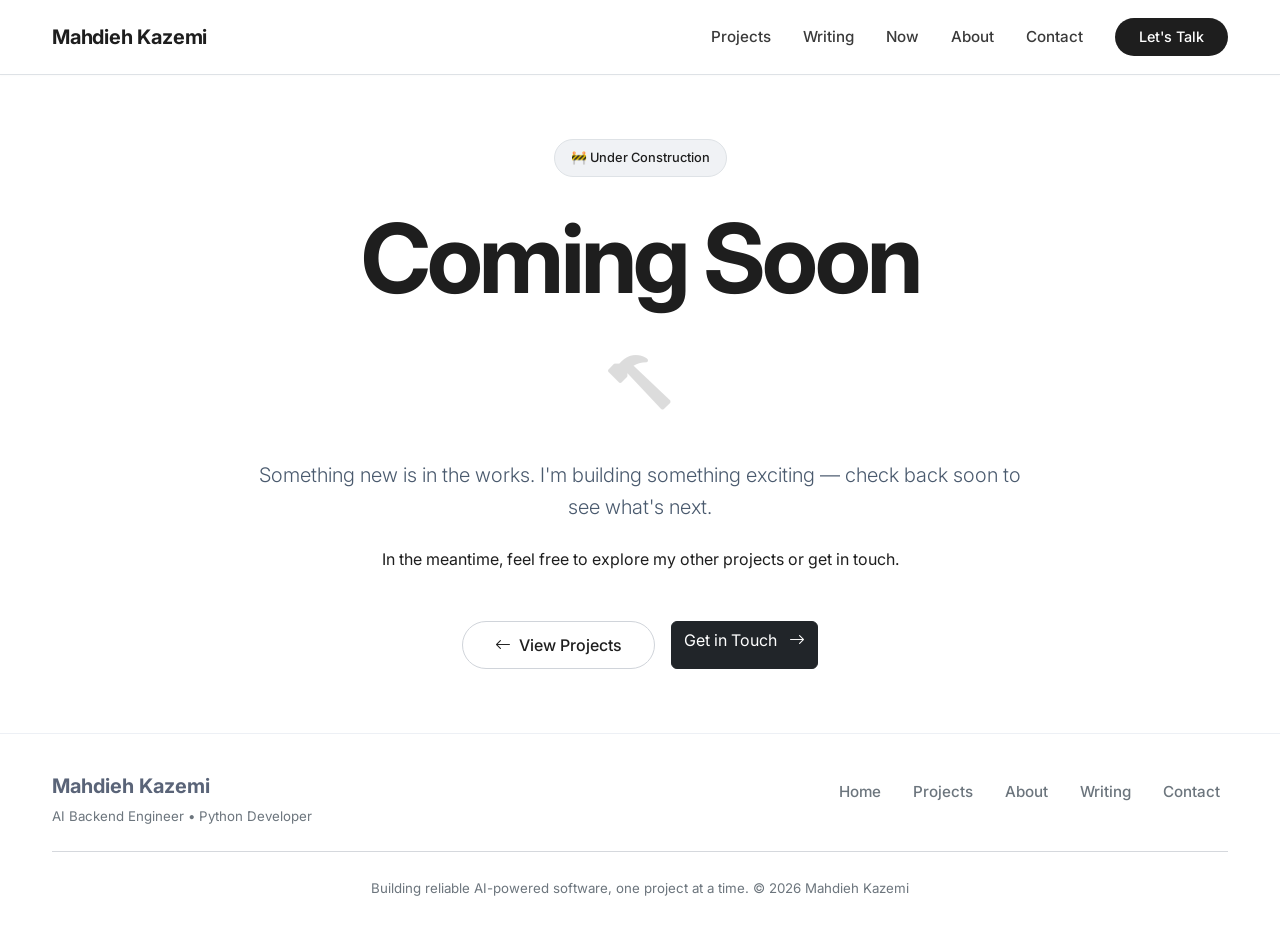
<file: coming_soon.html>
<!DOCTYPE html>
<html lang="en">
<head>
  <meta charset="UTF-8" />
  <meta name="viewport" content="width=device-width, initial-scale=1.0" />
  <title>Coming Soon · Mahdieh Kazemi</title>
  <meta name="description" content="Something new is on the way. Stay tuned for upcoming projects from Mahdieh Kazemi." />
  <meta name="author" content="Mahdieh Kazemi" />

  <!-- Bootstrap 5 -->
  <link href="https://cdn.jsdelivr.net/npm/bootstrap@5.3.7/dist/css/bootstrap.min.css" rel="stylesheet" />
  <link rel="stylesheet" href="https://cdn.jsdelivr.net/npm/bootstrap-icons@1.13.1/font/bootstrap-icons.min.css" />
  <!-- Google Font: Inter -->
  <link rel="preconnect" href="https://fonts.googleapis.com" />
  <link rel="preconnect" href="https://fonts.gstatic.com" crossorigin />
  <link href="https://fonts.googleapis.com/css2?family=Inter:opsz,wght@14..32,300;14..32,400;14..32,500;14..32,600;14..32,700;14..32,800&display=swap" rel="stylesheet" />
  <style>
    /* ── reset & base ── */
    * { margin: 0; padding: 0; box-sizing: border-box; }
    body {
      font-family: 'Inter', -apple-system, BlinkMacSystemFont, sans-serif;
      background: #ffffff;
      color: #1e1e1e;
      line-height: 1.6;
      -webkit-font-smoothing: antialiased;
      min-height: 100vh;
      display: flex;
      flex-direction: column;
    }
    .container { max-width: 1200px; }

    /* ── navbar ── */
    .navbar {
      padding: 0.8rem 0;
      background: rgba(255,255,255,0.88);
      backdrop-filter: blur(4px);
      box-shadow: 0 1px 2px rgba(0,0,0,0.02);
    }
    .navbar-brand {
      font-weight: 700;
      font-size: 1.25rem;
      letter-spacing: -0.01em;
      color: #1e1e1e;
    }
    .navbar-brand:hover { color: #1e1e1e; }
    .nav-link {
      font-weight: 500;
      font-size: 0.95rem;
      color: #3a3a3a;
      padding: 0.5rem 0.75rem;
      border-radius: 8px;
      transition: 0.2s;
    }
    .nav-link:hover { color: #000; background: #f5f5f5; }
    .navbar .btn-primary {
      background: #1e1e1e;
      border: none;
      border-radius: 60px;
      padding: 0.5rem 1.6rem;
      font-weight: 500;
      font-size: 0.9rem;
    }
    .navbar .btn-primary:hover { background: #333; }

    /* ── hero / coming soon ── */
    .coming-soon {
      flex: 1;
      display: flex;
      align-items: center;
      padding: 4rem 0;
    }
    .coming-soon .display-1 {
      font-weight: 800;
      letter-spacing: -0.04em;
      font-size: 6rem;
    }
    .coming-soon .badge-soft {
      background: #f0f2f5;
      color: #1e1e1e;
      font-weight: 500;
      padding: 0.4rem 1rem;
      border-radius: 40px;
      font-size: 0.8rem;
    }
    .coming-soon .lead {
      color: #4a5a6e;
      font-size: 1.25rem;
    }
    .coming-soon .icon-large {
      font-size: 4rem;
      color: #1e1e1e;
      opacity: 0.15;
    }
    .coming-soon .btn-outline-dark {
      border-radius: 60px;
      padding: 0.7rem 2rem;
      font-weight: 500;
      border-color: #d0d4da;
      color: #1e1e1e;
    }
    .coming-soon .btn-outline-dark:hover {
      background: #1e1e1e;
      color: #fff;
      border-color: #1e1e1e;
    }

    /* ── footer ── */
    .footer {
      padding: 2.5rem 0 2rem;
      border-top: 1px solid #edf0f5;
      color: #5a6478;
      font-size: 0.95rem;
    }
    .footer a {
      color: #1e1e1e;
      text-decoration: none;
      font-weight: 500;
      margin: 0 0.5rem;
    }
    .footer a:hover { color: #000; }

    @media (max-width: 768px) {
      .coming-soon .display-1 { font-size: 3.5rem; }
      .coming-soon .icon-large { font-size: 2.8rem; }
    }
  </style>
</head>
<body>

  <!-- ===== NAVBAR ===== -->
  <nav class="navbar navbar-expand-lg bg-white border-bottom sticky-top py-2 py-lg-3">
    <div class="container">
      <a class="navbar-brand fw-bold fs-5 fs-lg-4" href="index.html">Mahdieh Kazemi</a>
      <button class="navbar-toggler border-0" type="button" data-bs-toggle="collapse" data-bs-target="#navbar">
        <span class="navbar-toggler-icon"></span>
      </button>
      <div class="collapse navbar-collapse" id="navbar">
        <ul class="navbar-nav ms-auto align-items-lg-center mt-3 mt-lg-0">
          <li class="nav-item mx-lg-2"><a class="nav-link px-3 px-lg-2" href="index.html#projects">Projects</a></li>
          <li class="nav-item mx-lg-2"><a class="nav-link px-3 px-lg-2" href="index.html#writing">Writing</a></li>
          <li class="nav-item mx-lg-2"><a class="nav-link px-3 px-lg-2" href="now.html">Now</a></li>
          <li class="nav-item mx-lg-2"><a class="nav-link px-3 px-lg-2" href="index.html#about">About</a></li>
          <li class="nav-item mx-lg-2"><a class="nav-link px-3 px-lg-2" href="index.html#contact">Contact</a></li>
          <li class="nav-item ms-lg-3 mt-2 mt-lg-0">
            <a href="index.html#contact" class="btn btn-primary w-100 w-lg-auto px-4">Let's Talk</a>
          </li>
        </ul>
      </div>
    </div>
  </nav>

  <!-- ===== COMING SOON ===== -->
  <section class="coming-soon">
    <div class="container">
      <div class="row justify-content-center text-center">
        <div class="col-lg-8">
          <div class="mb-4">
            <span class="badge-soft border px-3 py-2 d-inline-block">🚧 Under Construction</span>
          </div>
          <h1 class="display-1 fw-bold mb-3">Coming Soon</h1>
          <div class="icon-large mb-4">
            <i class="bi bi-hammer"></i>
          </div>
          <p class="lead mb-4">
            Something new is in the works. I'm building something exciting — check back soon to see what's next.
          </p>
          <p class="text-muted-soft mb-5">
            In the meantime, feel free to explore my other projects or get in touch.
          </p>
          <div class="d-flex flex-wrap justify-content-center gap-3">
            <a href="index.html#projects" class="btn btn-outline-dark">
              <i class="bi bi-arrow-left me-2"></i>View Projects
            </a>
            <a href="index.html#contact" class="btn btn-dark">
              Get in Touch <i class="bi bi-arrow-right ms-2"></i>
            </a>
          </div>
        </div>
      </div>
    </div>
  </section>

  <!-- ===== FOOTER ===== -->
  <footer class="footer">
    <div class="container">
      <div class="row align-items-center g-3">
        <div class="col-lg-6 text-center text-lg-start">
          <h5 class="fw-bold mb-1 mb-md-2">Mahdieh Kazemi</h5>
          <p class="text-secondary mb-0 small">AI Backend Engineer • Python Developer</p>
        </div>
        <div class="col-lg-6 text-center text-lg-end mt-3 mt-lg-0">
          <div class="d-flex flex-wrap justify-content-center justify-content-lg-end gap-2 gap-md-3">
            <a href="index.html" class="text-decoration-none text-secondary">Home</a>
            <a href="index.html#projects" class="text-decoration-none text-secondary">Projects</a>
            <a href="index.html#about" class="text-decoration-none text-secondary">About</a>
            <a href="index.html#writing" class="text-decoration-none text-secondary">Writing</a>
            <a href="index.html#contact" class="text-decoration-none text-secondary">Contact</a>
          </div>
        </div>
      </div>
      <hr class="my-3 my-md-4">
      <div class="row">
        <div class="col text-center">
          <small class="text-secondary d-block d-sm-inline">Building reliable AI-powered software, one project at a time.</small>
          <small class="text-secondary d-block d-sm-inline">© 2026 Mahdieh Kazemi</small>
        </div>
      </div>
    </div>
  </footer>

  <!-- Bootstrap JS -->
  <script src="https://cdn.jsdelivr.net/npm/bootstrap@5.3.7/dist/js/bootstrap.bundle.min.js"></script>
</body>
</html>
</file>
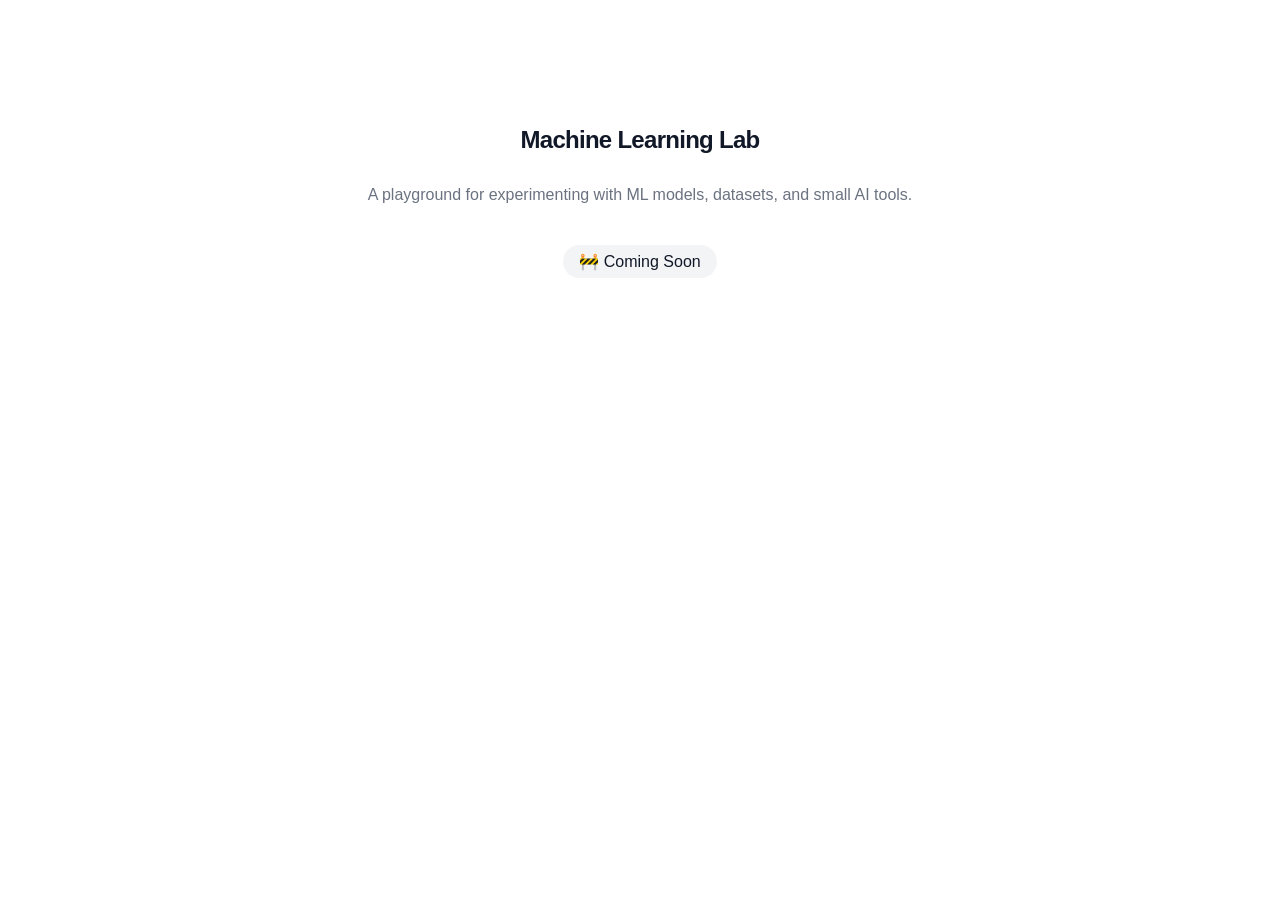
<file: ml-lab.html>
<!DOCTYPE html>
<html lang="en">

<head>

<meta charset="UTF-8">
<title>Machine Learning Lab</title>

<link rel="stylesheet" href="assets/css/style.css">

</head>

<body>

<section style="padding:120px 0;text-align:center;">

<div class="container">

<h1>Machine Learning Lab</h1>

<p style="margin-top:20px; color:#6b7280; max-width:600px; margin-inline:auto;">
A playground for experimenting with ML models, datasets, and small AI tools.
</p>

<div style="margin-top:40px;">

<span class="badge" style="background:#f3f4f6;">
🚧 Coming Soon
</span>

</div>

</div>

</section>

</body>

</html>
</file>
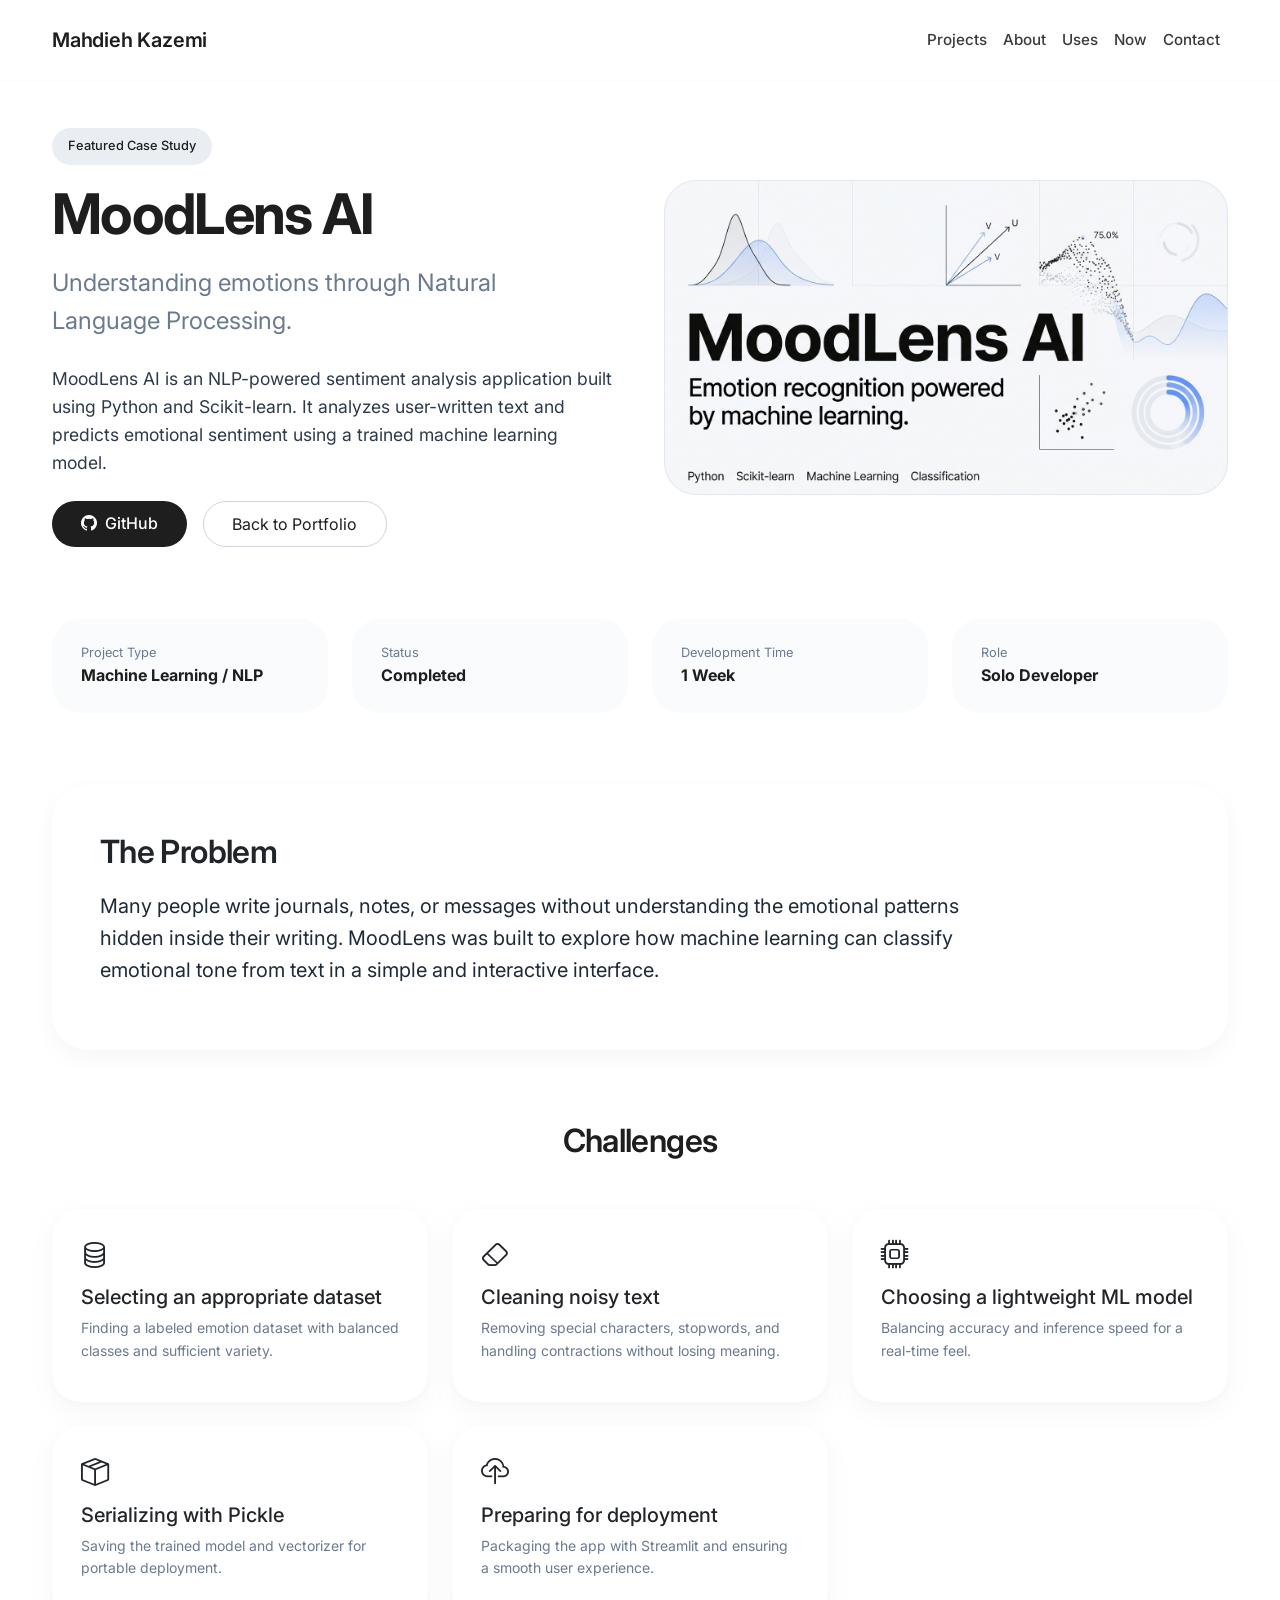
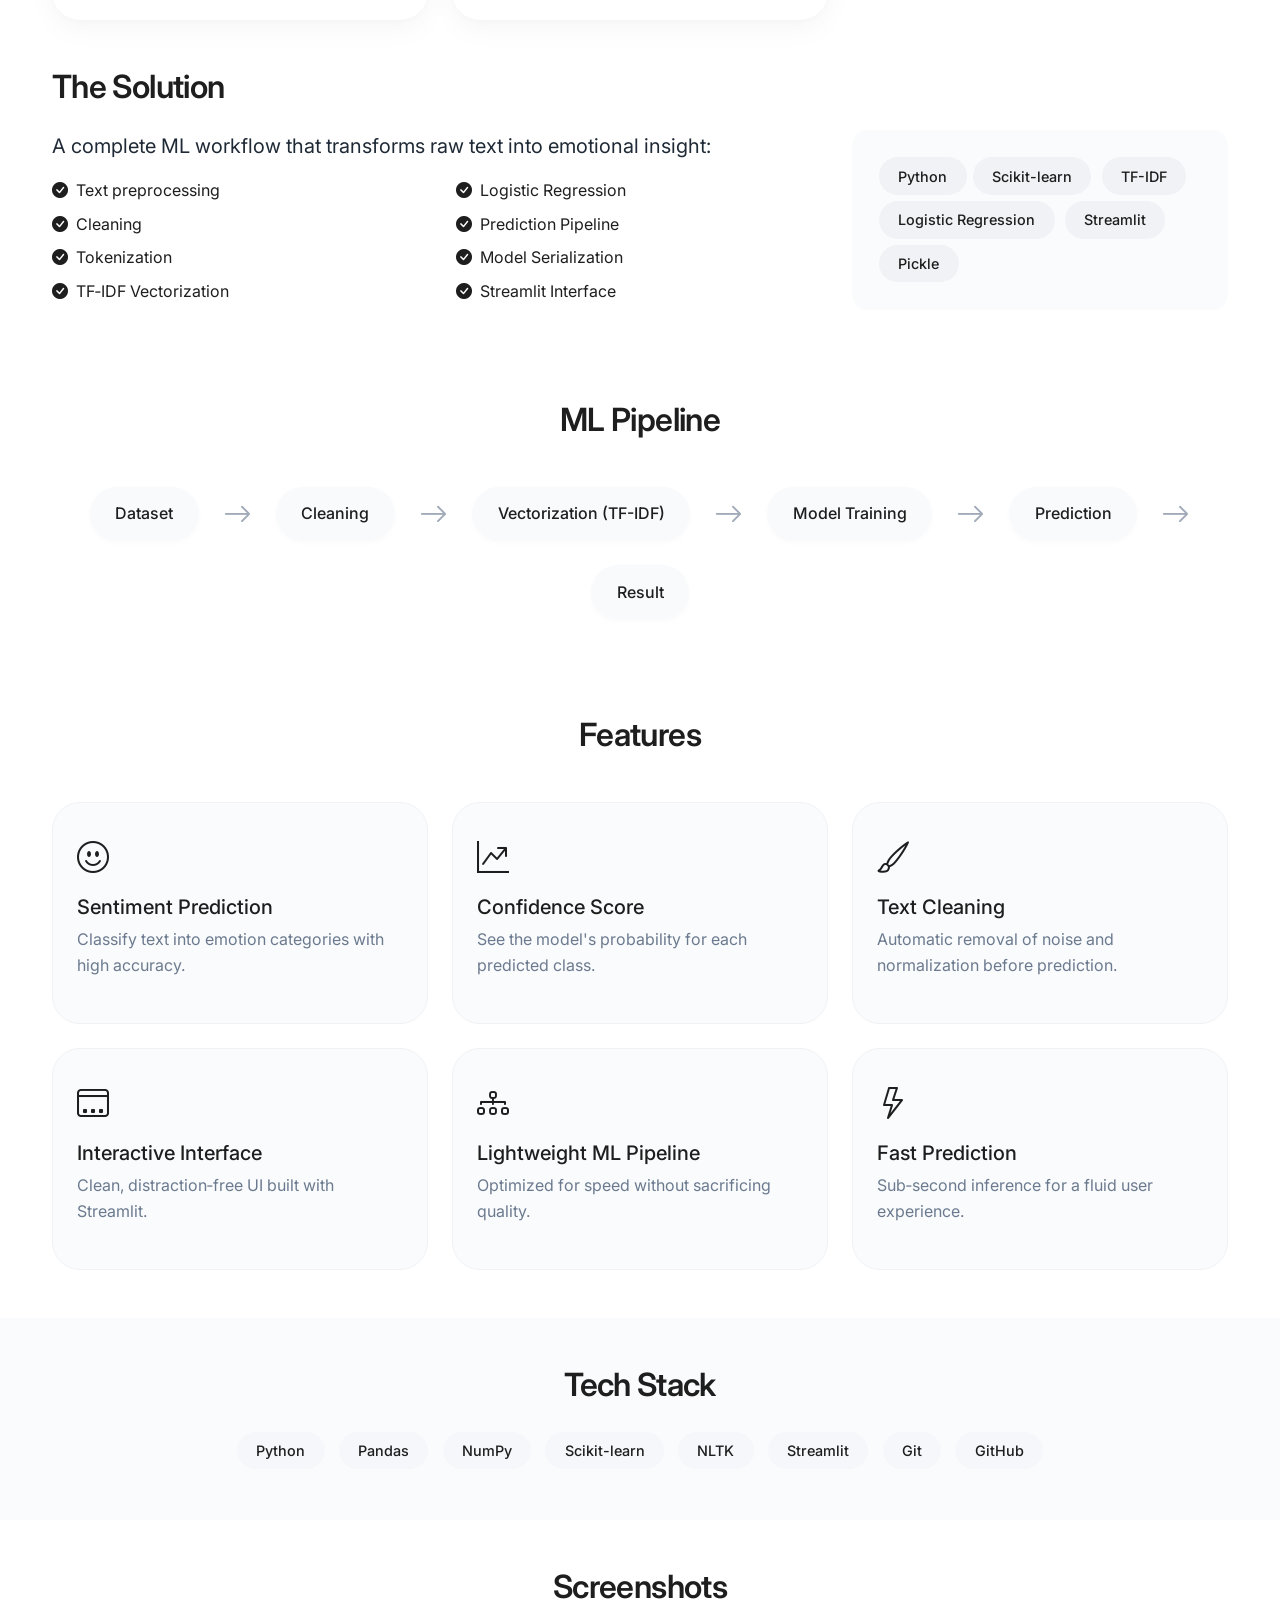
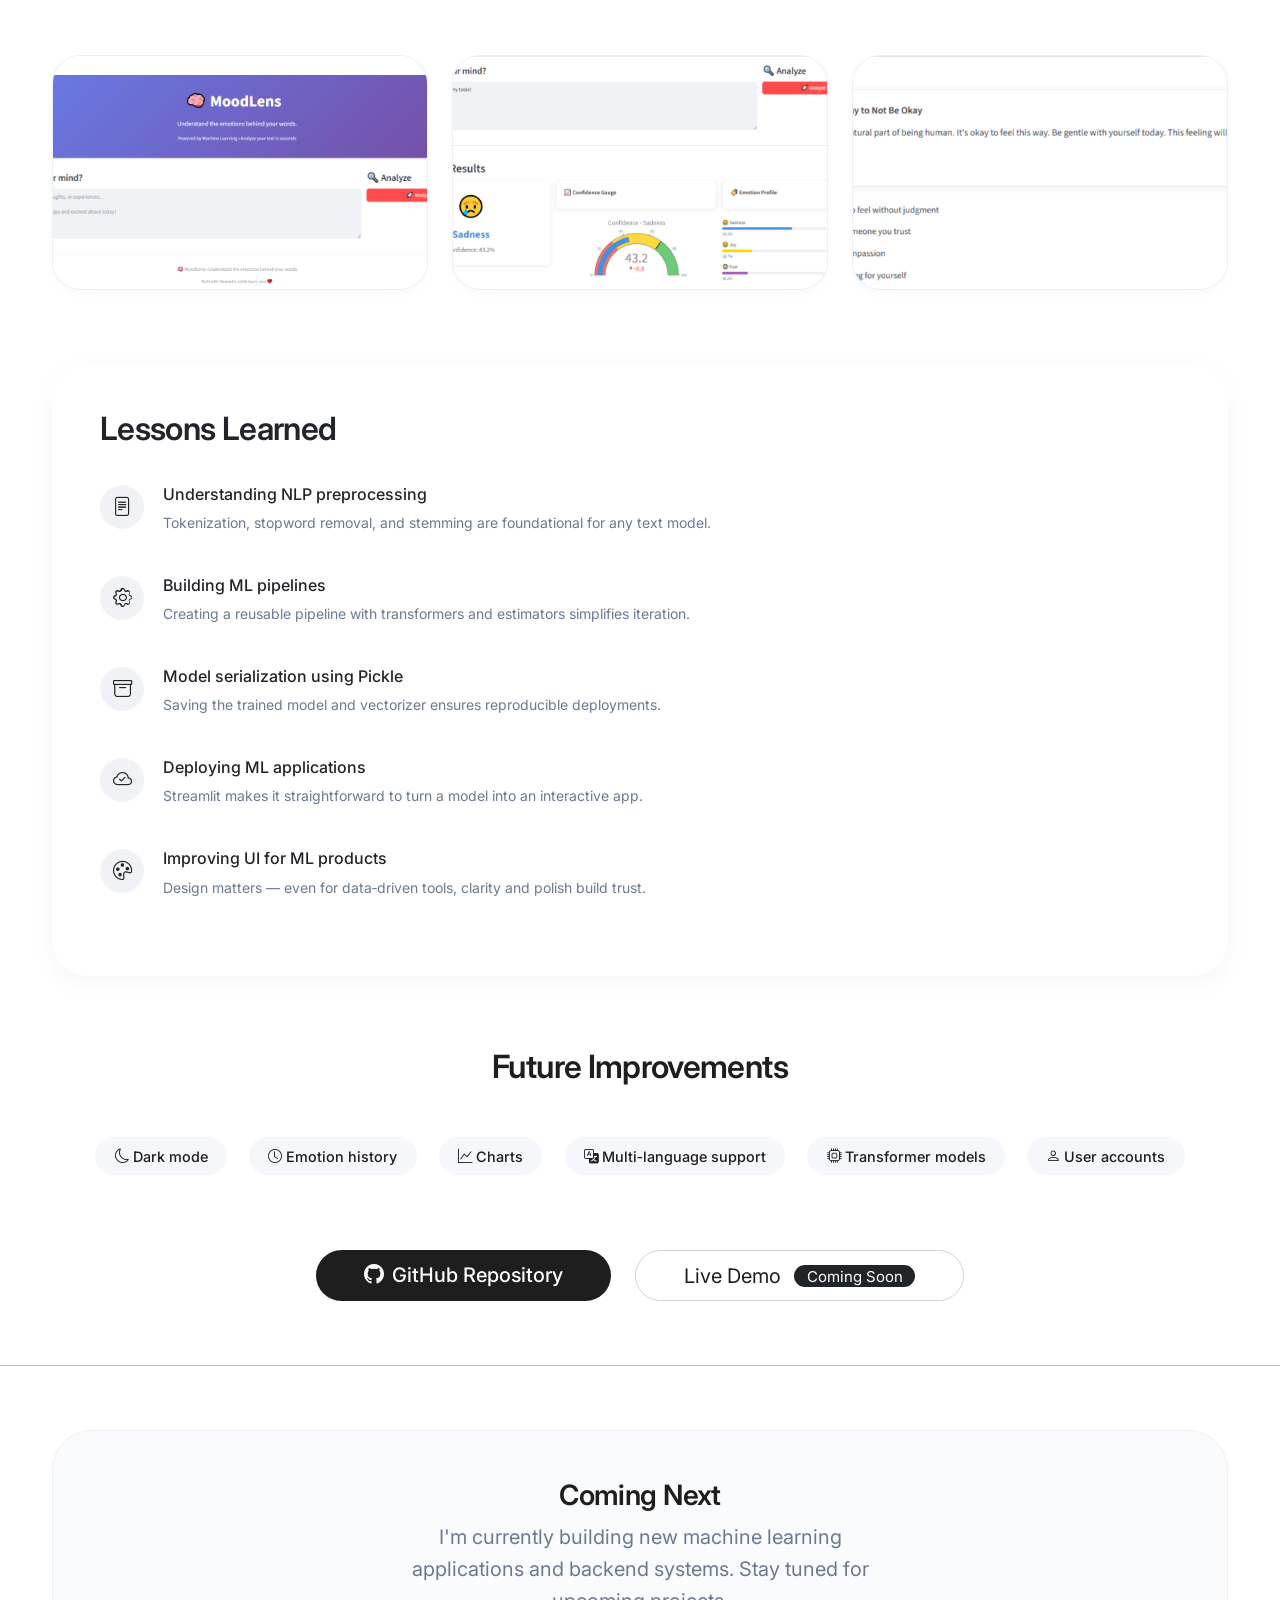
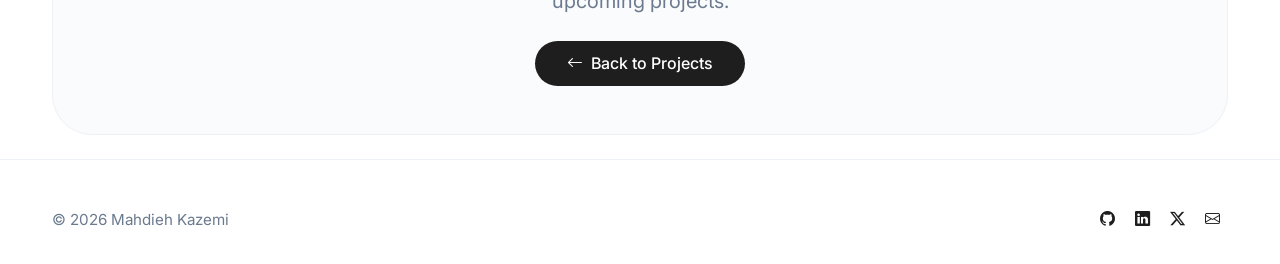
<file: moodlens.html>
<!DOCTYPE html>
<html lang="en">
<head>
  <meta charset="UTF-8" />
  <meta name="viewport" content="width=device-width, initial-scale=1.0" />
  <title>MoodLens AI | Mahdieh Kazemi</title>
  <meta name="description" content="MoodLens AI — NLP-powered sentiment analysis. A premium case study by Mahdieh Kazemi." />
  <!-- Open Graph -->
  <meta property="og:title" content="MoodLens AI | Mahdieh Kazemi" />
  <meta property="og:description" content="Understanding emotions through Natural Language Processing. A machine learning case study." />
  <meta property="og:type" content="website" />
  <meta property="og:url" content="https://mahdiehkazemi.com/moodlens.html" />
  <meta property="og:image" content="assets/images/moodlens-cover.png" />
  <!-- Bootstrap + Icons -->
  <link href="https://cdn.jsdelivr.net/npm/bootstrap@5.3.0-alpha1/dist/css/bootstrap.min.css" rel="stylesheet" />
  <link rel="stylesheet" href="https://cdn.jsdelivr.net/npm/bootstrap-icons@1.11.3/font/bootstrap-icons.min.css" />
  <!-- Inter Font -->
  <link rel="preconnect" href="https://fonts.googleapis.com" />
  <link rel="preconnect" href="https://fonts.gstatic.com" crossorigin />
  <link href="https://fonts.googleapis.com/css2?family=Inter:opsz,wght@14..32,300;14..32,400;14..32,500;14..32,600;14..32,700&display=swap" rel="stylesheet" />
  <style>
    /* ── reset & base ── */
    * { margin: 0; padding: 0; box-sizing: border-box; }
    body {
      font-family: 'Inter', -apple-system, BlinkMacSystemFont, sans-serif;
      background: #ffffff;
      color: #1e1e1e;
      line-height: 1.6;
      -webkit-font-smoothing: antialiased;
    }
    .container { max-width: 1200px; }

    /* ── navbar ── */
    .navbar {
      padding: 1.2rem 0;
      background: rgba(255,255,255,0.80);
      backdrop-filter: blur(4px);
      box-shadow: 0 1px 2px rgba(0,0,0,0.02);
    }
    .navbar-brand {
      font-weight: 600;
      font-size: 1.25rem;
      letter-spacing: -0.01em;
      color: #1e1e1e;
    }
    .navbar-brand:hover { color: #1e1e1e; }
    .nav-link {
      font-weight: 500;
      font-size: 0.95rem;
      color: #3a3a3a;
      padding: 0.5rem 0.75rem;
      border-radius: 8px;
      transition: 0.2s;
    }
    .nav-link:hover { color: #000; background: #f5f5f5; }

    /* ── typography ── */
    h1, h2, h3, .display-4 { font-weight: 600; letter-spacing: -0.02em; }
    .display-4 { font-weight: 700; }
    .section-title {
      font-size: 2rem;
      font-weight: 600;
      margin-bottom: 1.2rem;
      letter-spacing: -0.02em;
    }

    /* ── cards ── */
    .card {
      border: none;
      border-radius: 24px;
      box-shadow: 0 8px 30px rgba(0,0,0,0.04), 0 2px 6px rgba(0,0,0,0.02);
      background: #ffffff;
      transition: transform 0.2s ease, box-shadow 0.2s ease;
    }
    .card:hover { box-shadow: 0 16px 48px rgba(0,0,0,0.06); }
    .card-soft {
      border-radius: 28px;
      padding: 1.5rem 1.8rem;
    }
    .soft-shadow { box-shadow: 0 8px 24px rgba(0,0,0,0.04); }
    .badge-soft {
      background: #f0f2f5;
      color: #1e1e1e;
      font-weight: 500;
      padding: 0.5rem 1rem;
      border-radius: 40px;
      font-size: 0.8rem;
    }

    /* ── buttons ── */
    .btn-outline-dark {
      border-radius: 60px;
      padding: 0.6rem 1.6rem;
      font-weight: 500;
      border-color: #d0d4da;
      color: #1e1e1e;
    }
    .btn-outline-dark:hover {
      background: #1e1e1e;
      color: #fff;
      border-color: #1e1e1e;
    }
    .btn-dark {
      border-radius: 60px;
      padding: 0.6rem 1.8rem;
      font-weight: 500;
      background: #1e1e1e;
      border: none;
    }
    .btn-dark:hover { background: #333; }
    .btn-outline-secondary {
      border-radius: 60px;
      padding: 0.6rem 1.8rem;
      border-color: #d0d4da;
      color: #1e1e1e;
    }
    .btn-outline-secondary:hover {
      background: #f0f2f5;
      border-color: #b0b8c0;
    }
    .btn-primary-soft {
      background: #1e1e1e;
      border: none;
      border-radius: 60px;
      padding: 0.65rem 2rem;
      font-weight: 500;
      color: #fff;
      transition: 0.2s;
    }
    .btn-primary-soft:hover { background: #333; color: #fff; }

    /* ── pipeline ── */
    .pipeline-step {
      background: #f8fafc;
      border-radius: 40px;
      padding: 0.9rem 1.6rem;
      font-weight: 500;
      text-align: center;
      box-shadow: 0 2px 6px rgba(0,0,0,0.02);
    }
    .pipeline-arrow {
      font-size: 1.8rem;
      color: #a0aab8;
      font-weight: 300;
    }

    /* ── feature cards ── */
    .feature-card {
      background: #fafbfc;
      border-radius: 28px;
      padding: 1.8rem 1.5rem;
      height: 100%;
      border: 1px solid #f0f2f5;
      transition: 0.15s;
    }
    .feature-card:hover {
      background: #ffffff;
      border-color: #e6eaef;
      box-shadow: 0 4px 16px rgba(0,0,0,0.02);
    }
    .feature-icon {
      font-size: 2rem;
      color: #1e1e1e;
      margin-bottom: 0.75rem;
    }

    /* ── chips ── */
    .chip {
      background: #f0f2f5;
      padding: 0.45rem 1.2rem;
      border-radius: 60px;
      font-weight: 500;
      font-size: 0.9rem;
      display: inline-block;
      margin: 0.2rem;
    }
    .chip-light { background: #f5f7fa; }

    /* ── screenshots ── */
    .screenshot-card {
      border-radius: 28px;
      overflow: hidden;
      background: #f5f7fa;
      box-shadow: 0 4px 12px rgba(0,0,0,0.02);
      aspect-ratio: 16/10;
      display: flex;
      align-items: center;
      justify-content: center;
      border: 1px solid #edf0f5;
      transition: transform 0.25s ease, box-shadow 0.25s ease;
    }
    .screenshot-card:hover {
      transform: scale(1.02);
      box-shadow: 0 12px 32px rgba(0,0,0,0.06);
    }
    .screenshot-card img {
      width: 100%;
      height: 100%;
      object-fit: cover;
    }

    /* ── timeline lessons ── */
    .timeline-item {
      display: flex;
      gap: 1.2rem;
      align-items: flex-start;
      padding: 0.8rem 0;
    }
    .timeline-icon {
      background: #f0f2f5;
      border-radius: 60px;
      width: 44px;
      height: 44px;
      display: flex;
      align-items: center;
      justify-content: center;
      font-size: 1.2rem;
      flex-shrink: 0;
    }

    /* ── CTA next project ── */
    .cta-card {
      background: #fafbfc;
      border-radius: 40px;
      padding: 3rem 2.5rem;
      border: 1px solid #edf0f5;
      transition: 0.2s;
    }
    .cta-card:hover {
      background: #ffffff;
      box-shadow: 0 12px 40px rgba(0,0,0,0.03);
    }

    /* ── footer ── */
    .footer {
      padding: 3rem 0 2rem;
      border-top: 1px solid #edf0f5;
      color: #5a6478;
      font-size: 0.95rem;
    }
    .footer a {
      color: #1e1e1e;
      text-decoration: none;
      font-weight: 500;
      margin: 0 0.5rem;
    }
    .footer a:hover { color: #000; }

    /* ── utils ── */
    .text-muted-soft { color: #6b7a8f; }
    .bg-soft-white { background: #fafbfc; }
    .border-radius-24 { border-radius: 24px; }
    hr.soft-hr { opacity: 0.3; margin: 2.5rem 0; }
    .cover-placeholder {
      background: #eef1f5;
      border-radius: 32px;
      display: flex;
      align-items: center;
      justify-content: center;
      min-height: 280px;
      border: 1px solid #e4e8ee;
    }
    .cover-placeholder img {
      width: 100%;
      height: auto;
      border-radius: 32px;
    }

    /* ── fade-up animation ── */
    .fade-up {
      opacity: 0;
      transform: translateY(20px);
      transition: opacity 0.6s ease, transform 0.6s ease;
    }
    .fade-up.visible {
      opacity: 1;
      transform: translateY(0);
    }

    @media (max-width: 768px) {
      .display-4 { font-size: 2.4rem; }
      .section-title { font-size: 1.8rem; }
      .cta-card { padding: 2rem 1.5rem; }
    }
  </style>
</head>
<body>

<!-- ===== NAVBAR ===== -->
<nav class="navbar navbar-expand-md sticky-top">
  <div class="container">
    <a class="navbar-brand" href="index.html">Mahdieh Kazemi</a>
    <button class="navbar-toggler border-0" type="button" data-bs-toggle="collapse" data-bs-target="#navMenu"
            aria-controls="navMenu" aria-expanded="false" aria-label="Toggle navigation">
      <i class="bi bi-list" style="font-size: 1.6rem;"></i>
    </button>
    <div class="collapse navbar-collapse" id="navMenu">
      <ul class="navbar-nav ms-auto align-items-md-center">
        <li class="nav-item"><a class="nav-link" href="index.html#projects">Projects</a></li>
        <li class="nav-item"><a class="nav-link" href="index.html#about">About</a></li>
        <li class="nav-item"><a class="nav-link" href="uses.html">Uses</a></li>
        <li class="nav-item"><a class="nav-link" href="now.html">Now</a></li>
        <li class="nav-item"><a class="nav-link" href="index.html#contact">Contact</a></li>
      </ul>
    </div>
  </div>
</nav>

<!-- ===== HERO ===== -->
<section class="py-5">
  <div class="container">
    <div class="row align-items-center g-5">
      <div class="col-lg-6">
        <div class="mb-3 d-flex align-items-center gap-2">
          <span class="badge-soft" style="background: #eaeef3;">Featured Case Study</span>
        </div>
        <h1 class="display-4 fw-bold mb-3" style="letter-spacing: -0.03em;">MoodLens AI</h1>
        <p class="fs-4 fw-normal text-muted-soft mb-4" style="max-width: 90%;">Understanding emotions through Natural Language Processing.</p>
        <p class="mb-4" style="font-size: 1.1rem; color: #2e3a4a;">MoodLens AI is an NLP-powered sentiment analysis application built using Python and Scikit-learn. It analyzes user-written text and predicts emotional sentiment using a trained machine learning model.</p>
        <div class="d-flex flex-wrap gap-3">
          <a href="https://github.com/mahkzmi/" class="btn btn-dark"><i class="bi bi-github me-2"></i>GitHub</a>
          <a href="index.html#projects" class="btn btn-outline-secondary">Back to Portfolio</a>
        </div>
      </div>
      <div class="col-lg-6">
        <div class="cover-placeholder">
          <img src="assets/images/projects/moodlens-cover.png" alt="MoodLens AI cover" style="width:100%; border-radius:32px;" />
        </div>
      </div>
    </div>
  </div>
</section>

<!-- ===== OVERVIEW ===== -->
<section class="py-4">
  <div class="container">
    <div class="row g-4">
      <div class="col-md-3 col-6"><div class="card-soft bg-soft-white"><span class="text-muted-soft d-block" style="font-size:0.8rem;">Project Type</span><strong>Machine Learning / NLP</strong></div></div>
      <div class="col-md-3 col-6"><div class="card-soft bg-soft-white"><span class="text-muted-soft d-block" style="font-size:0.8rem;">Status</span><strong>Completed</strong></div></div>
      <div class="col-md-3 col-6"><div class="card-soft bg-soft-white"><span class="text-muted-soft d-block" style="font-size:0.8rem;">Development Time</span><strong>1 Week</strong></div></div>
      <div class="col-md-3 col-6"><div class="card-soft bg-soft-white"><span class="text-muted-soft d-block" style="font-size:0.8rem;">Role</span><strong>Solo Developer</strong></div></div>
    </div>
  </div>
</section>

<!-- ===== THE PROBLEM ===== -->
<section class="py-5">
  <div class="container">
    <div class="card card-soft p-4 p-md-5 soft-shadow" style="border-radius: 36px;">
      <h2 class="section-title">The Problem</h2>
      <p class="fs-5" style="max-width: 80%; color: #1e2a36;">Many people write journals, notes, or messages without understanding the emotional patterns hidden inside their writing. MoodLens was built to explore how machine learning can classify emotional tone from text in a simple and interactive interface.</p>
    </div>
  </div>
</section>

<!-- ===== CHALLENGES ===== -->
<section class="py-4">
  <div class="container">
    <h2 class="section-title text-center mb-5">Challenges</h2>
    <div class="row g-4">
      <div class="col-md-4"><div class="card card-soft h-100"><i class="bi bi-database fs-3 mb-2"></i><h5>Selecting an appropriate dataset</h5><p class="text-muted-soft small">Finding a labeled emotion dataset with balanced classes and sufficient variety.</p></div></div>
      <div class="col-md-4"><div class="card card-soft h-100"><i class="bi bi-eraser fs-3 mb-2"></i><h5>Cleaning noisy text</h5><p class="text-muted-soft small">Removing special characters, stopwords, and handling contractions without losing meaning.</p></div></div>
      <div class="col-md-4"><div class="card card-soft h-100"><i class="bi bi-cpu fs-3 mb-2"></i><h5>Choosing a lightweight ML model</h5><p class="text-muted-soft small">Balancing accuracy and inference speed for a real-time feel.</p></div></div>
      <div class="col-md-4"><div class="card card-soft h-100"><i class="bi bi-box-seam fs-3 mb-2"></i><h5>Serializing with Pickle</h5><p class="text-muted-soft small">Saving the trained model and vectorizer for portable deployment.</p></div></div>
      <div class="col-md-4"><div class="card card-soft h-100"><i class="bi bi-cloud-upload fs-3 mb-2"></i><h5>Preparing for deployment</h5><p class="text-muted-soft small">Packaging the app with Streamlit and ensuring a smooth user experience.</p></div></div>
    </div>
  </div>
</section>

<!-- ===== THE SOLUTION ===== -->
<section class="py-4">
  <div class="container">
    <h2 class="section-title mb-4">The Solution</h2>
    <div class="row g-4">
      <div class="col-lg-8">
        <p class="fs-5" style="color: #1f2a36;">A complete ML workflow that transforms raw text into emotional insight:</p>
        <ul class="list-unstyled" style="columns: 2 220px; column-gap: 2rem;">
          <li class="mb-2"><i class="bi bi-check-circle-fill me-2" style="color: #1e1e1e;"></i>Text preprocessing</li>
          <li class="mb-2"><i class="bi bi-check-circle-fill me-2" style="color: #1e1e1e;"></i>Cleaning</li>
          <li class="mb-2"><i class="bi bi-check-circle-fill me-2" style="color: #1e1e1e;"></i>Tokenization</li>
          <li class="mb-2"><i class="bi bi-check-circle-fill me-2" style="color: #1e1e1e;"></i>TF‑IDF Vectorization</li>
          <li class="mb-2"><i class="bi bi-check-circle-fill me-2" style="color: #1e1e1e;"></i>Logistic Regression</li>
          <li class="mb-2"><i class="bi bi-check-circle-fill me-2" style="color: #1e1e1e;"></i>Prediction Pipeline</li>
          <li class="mb-2"><i class="bi bi-check-circle-fill me-2" style="color: #1e1e1e;"></i>Model Serialization</li>
          <li class="mb-2"><i class="bi bi-check-circle-fill me-2" style="color: #1e1e1e;"></i>Streamlit Interface</li>
        </ul>
      </div>
      <div class="col-lg-4">
        <div class="bg-soft-white p-4 rounded-4">
          <span class="chip">Python</span><span class="chip">Scikit-learn</span>
          <span class="chip">TF-IDF</span><span class="chip">Logistic Regression</span>
          <span class="chip">Streamlit</span><span class="chip">Pickle</span>
        </div>
      </div>
    </div>
  </div>
</section>

<!-- ===== ML PIPELINE ===== -->
<section class="py-5">
  <div class="container">
    <h2 class="section-title text-center mb-5">ML Pipeline</h2>
    <div class="d-flex flex-wrap justify-content-center align-items-center gap-3 gap-md-4">
      <span class="pipeline-step">Dataset</span>
      <span class="pipeline-arrow"><i class="bi bi-arrow-down-short d-md-none"></i><i class="bi bi-arrow-right d-none d-md-inline"></i></span>
      <span class="pipeline-step">Cleaning</span>
      <span class="pipeline-arrow"><i class="bi bi-arrow-down-short d-md-none"></i><i class="bi bi-arrow-right d-none d-md-inline"></i></span>
      <span class="pipeline-step">Vectorization (TF-IDF)</span>
      <span class="pipeline-arrow"><i class="bi bi-arrow-down-short d-md-none"></i><i class="bi bi-arrow-right d-none d-md-inline"></i></span>
      <span class="pipeline-step">Model Training</span>
      <span class="pipeline-arrow"><i class="bi bi-arrow-down-short d-md-none"></i><i class="bi bi-arrow-right d-none d-md-inline"></i></span>
      <span class="pipeline-step">Prediction</span>
      <span class="pipeline-arrow"><i class="bi bi-arrow-down-short d-md-none"></i><i class="bi bi-arrow-right d-none d-md-inline"></i></span>
      <span class="pipeline-step">Result</span>
    </div>
  </div>
</section>

<!-- ===== FEATURES ===== -->
<section class="py-5">
  <div class="container">
    <h2 class="section-title text-center mb-5">Features</h2>
    <div class="row g-4">
      <div class="col-md-4"><div class="feature-card"><div class="feature-icon"><i class="bi bi-emoji-smile"></i></div><h5>Sentiment Prediction</h5><p class="text-muted-soft">Classify text into emotion categories with high accuracy.</p></div></div>
      <div class="col-md-4"><div class="feature-card"><div class="feature-icon"><i class="bi bi-graph-up-arrow"></i></div><h5>Confidence Score</h5><p class="text-muted-soft">See the model's probability for each predicted class.</p></div></div>
      <div class="col-md-4"><div class="feature-card"><div class="feature-icon"><i class="bi bi-brush"></i></div><h5>Text Cleaning</h5><p class="text-muted-soft">Automatic removal of noise and normalization before prediction.</p></div></div>
      <div class="col-md-4"><div class="feature-card"><div class="feature-icon"><i class="bi bi-window-dock"></i></div><h5>Interactive Interface</h5><p class="text-muted-soft">Clean, distraction‑free UI built with Streamlit.</p></div></div>
      <div class="col-md-4"><div class="feature-card"><div class="feature-icon"><i class="bi bi-diagram-3"></i></div><h5>Lightweight ML Pipeline</h5><p class="text-muted-soft">Optimized for speed without sacrificing quality.</p></div></div>
      <div class="col-md-4"><div class="feature-card"><div class="feature-icon"><i class="bi bi-lightning"></i></div><h5>Fast Prediction</h5><p class="text-muted-soft">Sub‑second inference for a fluid user experience.</p></div></div>
    </div>
  </div>
</section>

<!-- ===== TECH STACK ===== -->
<section class="py-5 bg-soft-white">
  <div class="container">
    <h2 class="section-title text-center mb-4">Tech Stack</h2>
    <div class="d-flex flex-wrap justify-content-center gap-2">
      <span class="chip chip-light">Python</span><span class="chip chip-light">Pandas</span><span class="chip chip-light">NumPy</span>
      <span class="chip chip-light">Scikit-learn</span><span class="chip chip-light">NLTK</span><span class="chip chip-light">Streamlit</span>
      <span class="chip chip-light">Git</span><span class="chip chip-light">GitHub</span>
    </div>
  </div>
</section>

<!-- ===== SCREENSHOTS ===== -->
<section class="py-5">
  <div class="container">
    <h2 class="section-title text-center mb-5">Screenshots</h2>
    <div class="row g-4">
      <div class="col-md-4"><div class="screenshot-card"><img src="assets/images/projects/1.png" alt="screenshot 1" /></div></div>
      <div class="col-md-4"><div class="screenshot-card"><img src="assets/images/projects/2.png" alt="screenshot 2" /></div></div>
      <div class="col-md-4"><div class="screenshot-card"><img src="assets/images/projects/3.png" alt="screenshot 3" /></div></div>
    </div>
  </div>
</section>

<!-- ===== LESSONS LEARNED ===== -->
<section class="py-4">
  <div class="container">
    <div class="card card-soft p-4 p-md-5 soft-shadow" style="border-radius: 36px;">
      <h2 class="section-title mb-4">Lessons Learned</h2>
      <div class="timeline-item">
        <div class="timeline-icon"><i class="bi bi-file-text"></i></div>
        <div><h6>Understanding NLP preprocessing</h6><p class="text-muted-soft small">Tokenization, stopword removal, and stemming are foundational for any text model.</p></div>
      </div>
      <div class="timeline-item">
        <div class="timeline-icon"><i class="bi bi-gear"></i></div>
        <div><h6>Building ML pipelines</h6><p class="text-muted-soft small">Creating a reusable pipeline with transformers and estimators simplifies iteration.</p></div>
      </div>
      <div class="timeline-item">
        <div class="timeline-icon"><i class="bi bi-archive"></i></div>
        <div><h6>Model serialization using Pickle</h6><p class="text-muted-soft small">Saving the trained model and vectorizer ensures reproducible deployments.</p></div>
      </div>
      <div class="timeline-item">
        <div class="timeline-icon"><i class="bi bi-cloud-check"></i></div>
        <div><h6>Deploying ML applications</h6><p class="text-muted-soft small">Streamlit makes it straightforward to turn a model into an interactive app.</p></div>
      </div>
      <div class="timeline-item">
        <div class="timeline-icon"><i class="bi bi-palette"></i></div>
        <div><h6>Improving UI for ML products</h6><p class="text-muted-soft small">Design matters — even for data‑driven tools, clarity and polish build trust.</p></div>
      </div>
    </div>
  </div>
</section>

<!-- ===== FUTURE IMPROVEMENTS ===== -->
<section class="py-5">
  <div class="container">
    <h2 class="section-title text-center mb-5">Future Improvements</h2>
    <div class="row g-3 justify-content-center">
      <div class="col-auto"><span class="chip chip-light"><i class="bi bi-moon me-1"></i>Dark mode</span></div>
      <div class="col-auto"><span class="chip chip-light"><i class="bi bi-clock me-1"></i>Emotion history</span></div>
      <div class="col-auto"><span class="chip chip-light"><i class="bi bi-graph-up me-1"></i>Charts</span></div>
      <div class="col-auto"><span class="chip chip-light"><i class="bi bi-translate me-1"></i>Multi‑language support</span></div>
      <div class="col-auto"><span class="chip chip-light"><i class="bi bi-cpu me-1"></i>Transformer models</span></div>
      <div class="col-auto"><span class="chip chip-light"><i class="bi bi-person me-1"></i>User accounts</span></div>
    </div>
  </div>
</section>

<!-- ===== PROJECT LINKS ===== -->
<section class="py-4">
  <div class="container">
    <div class="d-flex flex-wrap gap-4 justify-content-center">
      <a href="https://github.com/mahkzmi/MoodLensAI.git" class="btn btn-dark btn-lg px-5"><i class="bi bi-github me-2"></i>GitHub Repository</a>
      <a href="coming_soon.html" class="btn btn-outline-secondary btn-lg px-5 position-relative">
        Live Demo <span class="badge bg-dark text-white ms-2 small" style="border-radius: 40px; font-weight: 400; padding: 0.2rem 0.8rem;">Coming Soon</span>
      </a>
    </div>
  </div>
</section>

<hr class="soft-hr">

<!-- ===== NEXT PROJECT ===== -->
<section class="py-4">
  <div class="container">
    <div class="cta-card text-center">
      <h3 class="fw-semibold mb-2">Coming Next</h3>
      <p class="fs-5 text-muted-soft" style="max-width: 500px; margin: 0 auto 1.5rem;">I'm currently building new machine learning applications and backend systems. Stay tuned for upcoming projects.</p>
      <a href="index.html#projects" class="btn btn-primary-soft"><i class="bi bi-arrow-left me-2"></i>Back to Projects</a>
    </div>
  </div>
</section>

<!-- ===== FOOTER ===== -->
<footer class="footer">
  <div class="container">
    <div class="row align-items-center">
      <div class="col-md-6 text-center text-md-start mb-3 mb-md-0">
        <span class="text-muted-soft">© 2026 Mahdieh Kazemi</span>
      </div>
      <div class="col-md-6 text-center text-md-end">
        <a href="https://github.com/mahkzmi/MoodLensAI.git"><i class="bi bi-github"></i></a>
        <a href="#"><i class="bi bi-linkedin"></i></a>
        <a href="#"><i class="bi bi-twitter-x"></i></a>
        <a href="#"><i class="bi bi-envelope"></i></a>
      </div>
    </div>
  </div>
</footer>

<!-- Bootstrap JS -->
<script src="https://cdn.jsdelivr.net/npm/bootstrap@5.3.0-alpha1/dist/js/bootstrap.bundle.min.js"></script>

<!-- ===== FADE-UP ON SCROLL ===== -->
<script>
  document.addEventListener('DOMContentLoaded', function() {
    const fadeEls = document.querySelectorAll('.fade-up');
    const observer = new IntersectionObserver((entries) => {
      entries.forEach(entry => {
        if (entry.isIntersecting) {
          entry.target.classList.add('visible');
        }
      });
    }, { threshold: 0.15 });
    fadeEls.forEach(el => observer.observe(el));
    document.querySelectorAll('.card, .feature-card, .screenshot-card, .cta-card, .timeline-item, .cover-placeholder, .pipeline-step').forEach(el => {
      if (!el.classList.contains('fade-up')) {
        el.classList.add('fade-up');
        observer.observe(el);
      }
    });
  });
</script>
</body>
</html>
</file>
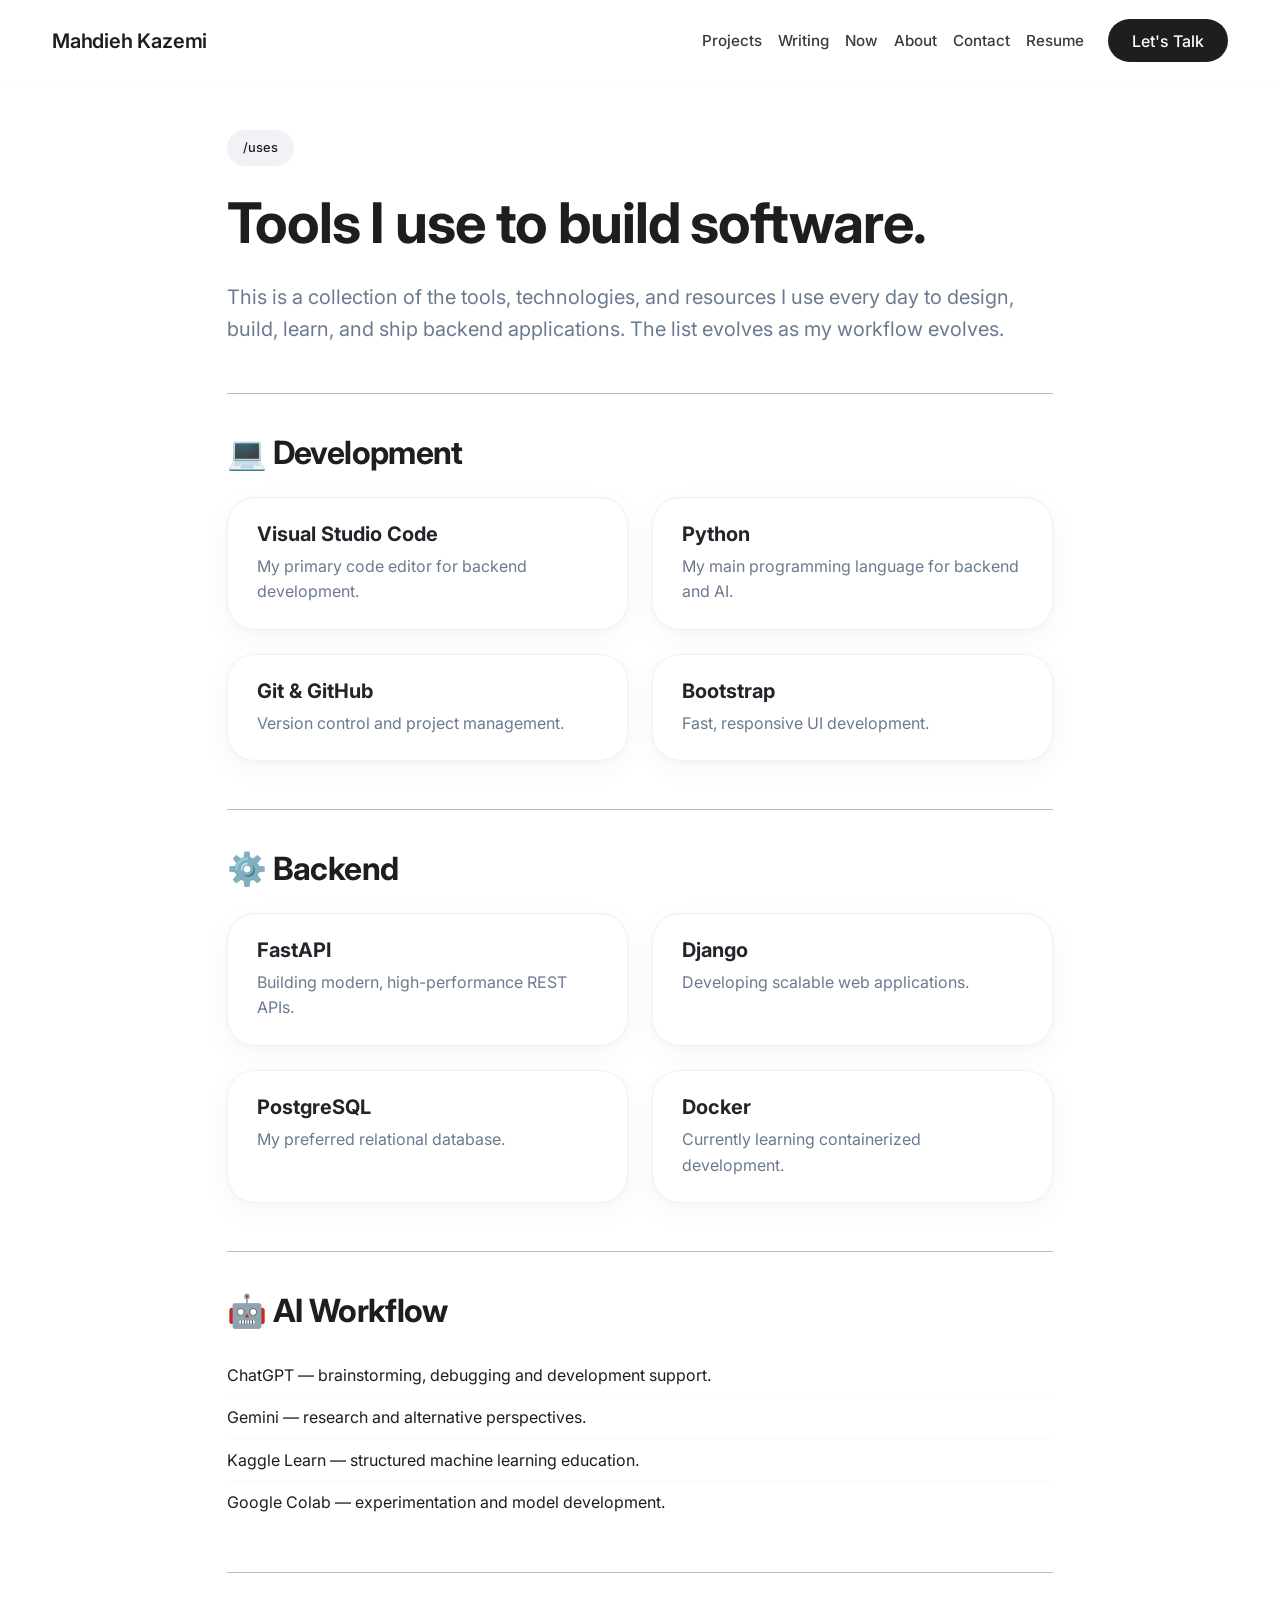
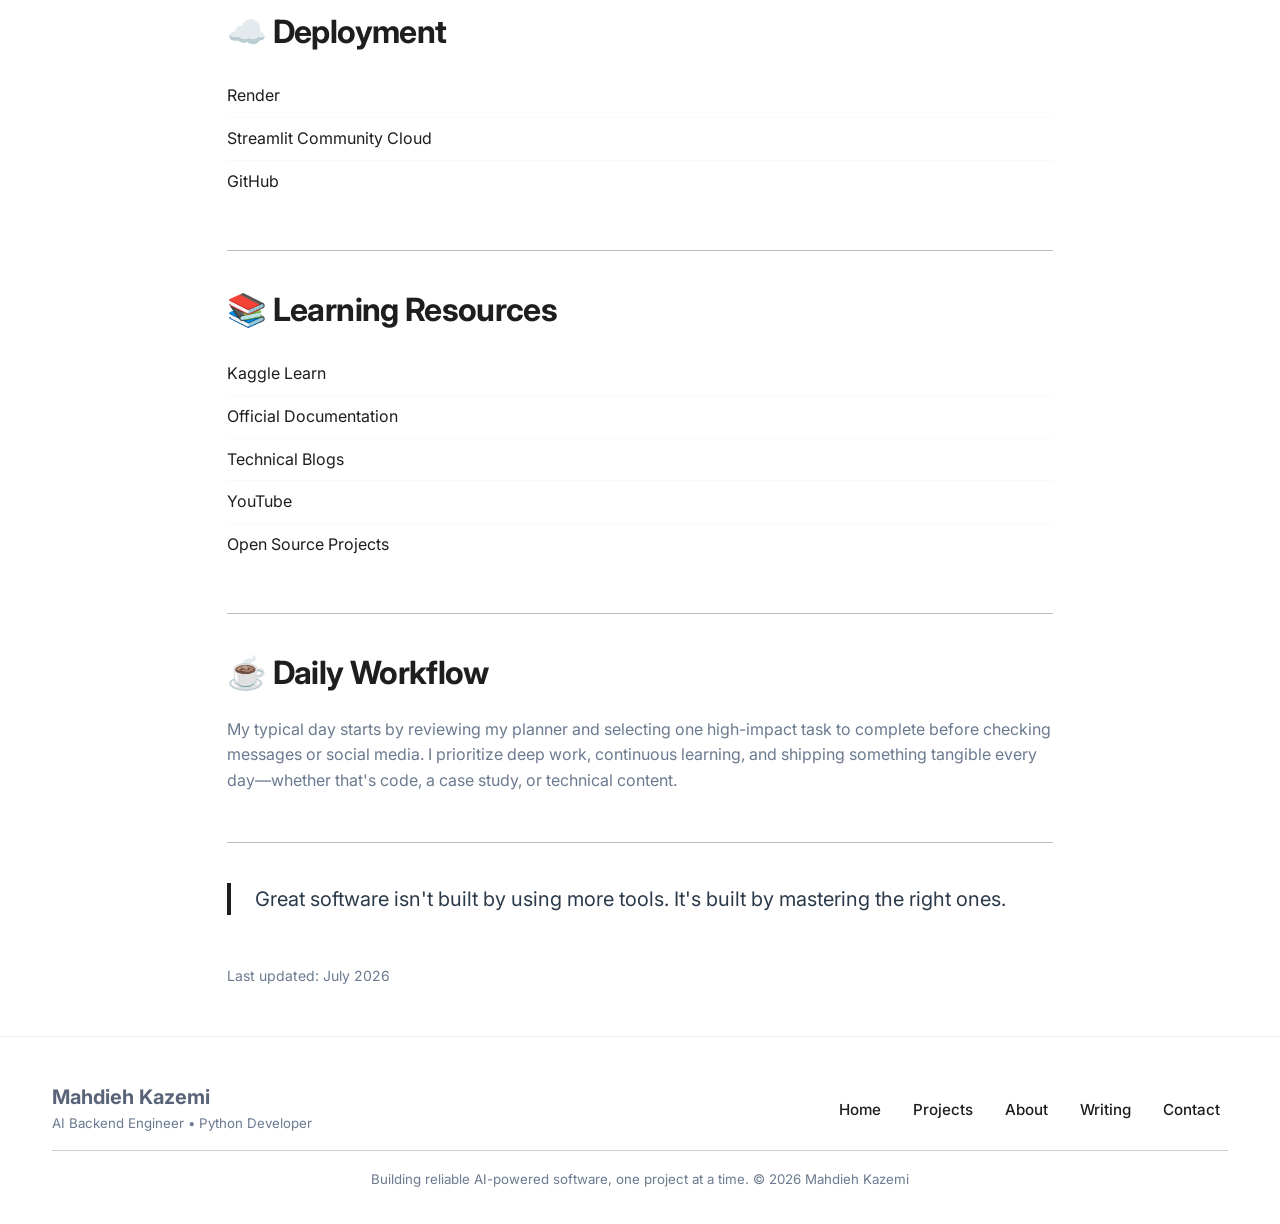
<file: uses.html>
<!DOCTYPE html>
<html lang="en">
<head>
  <meta charset="UTF-8" />
  <meta name="viewport" content="width=device-width, initial-scale=1.0" />
  <title>Mahdieh Kazemi · AI Backend Engineer</title>
  <meta name="description" content="Mahdieh Kazemi is an AI Backend Engineer building AI-powered backend systems, APIs, and machine learning applications using Python, FastAPI, and Django." />
  <meta name="keywords" content="Python, FastAPI, Django, Machine Learning, AI, Backend Developer, PostgreSQL" />
  <meta name="author" content="Mahdieh Kazemi" />

  <!-- Bootstrap 5 -->
  <link href="https://cdn.jsdelivr.net/npm/bootstrap@5.3.7/dist/css/bootstrap.min.css" rel="stylesheet" />
  <!-- Google Font: Inter -->
  <link rel="preconnect" href="https://fonts.googleapis.com" />
  <link rel="preconnect" href="https://fonts.gstatic.com" crossorigin />
  <link href="https://fonts.googleapis.com/css2?family=Inter:wght@300;400;500;600;700;800&display=swap" rel="stylesheet" />
  <!-- Bootstrap Icons -->
  <link rel="stylesheet" href="https://cdn.jsdelivr.net/npm/bootstrap-icons@1.11.3/font/bootstrap-icons.min.css" />
  <!-- Custom CSS -->
  <style>
    /* ── reset & base ── */
    * { margin: 0; padding: 0; box-sizing: border-box; }
    body {
      font-family: 'Inter', -apple-system, BlinkMacSystemFont, sans-serif;
      background: #ffffff;
      color: #1e1e1e;
      line-height: 1.6;
      -webkit-font-smoothing: antialiased;
    }
    .container { max-width: 1200px; }

    /* ── navbar ── */
    .navbar {
      padding: 1.2rem 0;
      background: rgba(255,255,255,0.80);
      backdrop-filter: blur(4px);
      box-shadow: 0 1px 2px rgba(0,0,0,0.02);
    }
    .navbar-brand {
      font-weight: 600;
      font-size: 1.25rem;
      letter-spacing: -0.01em;
      color: #1e1e1e;
    }
    .navbar-brand:hover { color: #1e1e1e; }
    .nav-link {
      font-weight: 500;
      font-size: 0.95rem;
      color: #3a3a3a;
      padding: 0.5rem 0.75rem;
      border-radius: 8px;
      transition: 0.2s;
    }
    .nav-link:hover { color: #000; background: #f5f5f5; }

    /* ── typography ── */
    h1, h2, h3, .display-4 { font-weight: 600; letter-spacing: -0.02em; }
    .display-4 { font-weight: 700; }
    .section-title {
      font-size: 2rem;
      font-weight: 600;
      margin-bottom: 1.2rem;
      letter-spacing: -0.02em;
    }

    /* ── cards ── */
    .card {
      border: none;
      border-radius: 24px;
      box-shadow: 0 8px 30px rgba(0,0,0,0.04), 0 2px 6px rgba(0,0,0,0.02);
      background: #ffffff;
      transition: transform 0.2s ease, box-shadow 0.2s ease;
    }
    .card:hover { box-shadow: 0 16px 48px rgba(0,0,0,0.06); }
    .card-soft {
      border-radius: 28px;
      padding: 1.5rem 1.8rem;
    }
    .soft-shadow { box-shadow: 0 8px 24px rgba(0,0,0,0.04); }
    .badge-soft {
      background: #f0f2f5;
      color: #1e1e1e;
      font-weight: 500;
      padding: 0.5rem 1rem;
      border-radius: 40px;
      font-size: 0.8rem;
    }

    /* ── buttons ── */
    .btn-outline-dark {
      border-radius: 60px;
      padding: 0.6rem 1.6rem;
      font-weight: 500;
      border-color: #d0d4da;
      color: #1e1e1e;
    }
    .btn-outline-dark:hover {
      background: #1e1e1e;
      color: #fff;
      border-color: #1e1e1e;
    }
    .btn-dark {
      border-radius: 60px;
      padding: 0.6rem 1.8rem;
      font-weight: 500;
      background: #1e1e1e;
      border: none;
    }
    .btn-dark:hover { background: #333; }
    .btn-primary-soft {
      background: #1e1e1e;
      border: none;
      border-radius: 60px;
      padding: 0.65rem 2rem;
      font-weight: 500;
      color: #fff;
      transition: 0.2s;
    }
    .btn-primary-soft:hover { background: #333; color: #fff; }
    .btn-primary {
      border-radius: 60px;
      padding: 0.6rem 1.8rem;
      font-weight: 500;
      background: #1e1e1e;
      border: none;
    }
    .btn-primary:hover { background: #333; }

    /* ── footer ── */
    .footer {
      padding: 3rem 0 2rem;
      border-top: 1px solid #edf0f5;
      color: #5a6478;
      font-size: 0.95rem;
    }
    .footer a {
      color: #1e1e1e;
      text-decoration: none;
      font-weight: 500;
      margin: 0 0.5rem;
    }
    .footer a:hover { color: #000; }

    /* ── utils ── */
    .text-muted-soft { color: #6b7a8f; }
    .bg-soft-white { background: #fafbfc; }
    hr.soft-hr { opacity: 0.3; margin: 2.5rem 0; }

    /* ── fade-up animation ── */
    .fade-up {
      opacity: 0;
      transform: translateY(20px);
      transition: opacity 0.6s ease, transform 0.6s ease;
    }
    .fade-up.visible {
      opacity: 1;
      transform: translateY(0);
    }

    @media (max-width: 768px) {
      .display-4 { font-size: 2.4rem; }
      .section-title { font-size: 1.8rem; }
    }
  </style>
</head>
<body>

<!-- ===== NAVBAR ===== -->
<nav class="navbar navbar-expand-md sticky-top">
  <div class="container">
    <a class="navbar-brand" href="index.html">Mahdieh Kazemi</a>
    <button class="navbar-toggler border-0" type="button" data-bs-toggle="collapse" data-bs-target="#navMenu"
            aria-controls="navMenu" aria-expanded="false" aria-label="Toggle navigation">
      <i class="bi bi-list" style="font-size: 1.6rem;"></i>
    </button>
    <div class="collapse navbar-collapse" id="navMenu">
      <ul class="navbar-nav ms-auto align-items-md-center">
        <li class="nav-item"><a class="nav-link" href="index.html#projects">Projects</a></li>
        <li class="nav-item"><a class="nav-link" href="index.html#writing">Writing</a></li>
        <li class="nav-item"><a class="nav-link" href="now.html">Now</a></li>
        <li class="nav-item"><a class="nav-link" href="index.html#about">About</a></li>
        <li class="nav-item"><a class="nav-link" href="index.html#contact">Contact</a></li>
        <li class="nav-item"><a class="nav-link" href="coming_soon.html">Resume</a></li>
        <li class="nav-item ms-lg-3 mt-2 mt-md-0">
          <a href="index.html#contact" class="btn btn-dark w-100 w-md-auto px-4">Let's Talk</a>
        </li>
      </ul>
    </div>
  </div>
</nav>

<!-- ===== USES ===== -->
<section class="py-5">
  <div class="container" style="max-width: 850px;">
    <span class="badge-soft mb-4 d-inline-block">/uses</span>
    <h1 class="display-4 fw-bold mb-4">Tools I use to build software.</h1>
    <p class="fs-5 text-muted-soft mb-5">
      This is a collection of the tools, technologies, and resources I use
      every day to design, build, learn, and ship backend applications.
      The list evolves as my workflow evolves.
    </p>

    <hr class="soft-hr">

    <!-- Development -->
    <section class="mb-5">
      <h2 class="fw-bold mb-4">💻 Development</h2>
      <div class="row g-4">
        <div class="col-md-6">
          <div class="card card-soft h-100 border" style="border: 1px solid #edf0f5 !important;">
            <h5 class="fw-bold">Visual Studio Code</h5>
            <p class="text-muted-soft mb-0">My primary code editor for backend development.</p>
          </div>
        </div>
        <div class="col-md-6">
          <div class="card card-soft h-100 border" style="border: 1px solid #edf0f5 !important;">
            <h5 class="fw-bold">Python</h5>
            <p class="text-muted-soft mb-0">My main programming language for backend and AI.</p>
          </div>
        </div>
        <div class="col-md-6">
          <div class="card card-soft h-100 border" style="border: 1px solid #edf0f5 !important;">
            <h5 class="fw-bold">Git & GitHub</h5>
            <p class="text-muted-soft mb-0">Version control and project management.</p>
          </div>
        </div>
        <div class="col-md-6">
          <div class="card card-soft h-100 border" style="border: 1px solid #edf0f5 !important;">
            <h5 class="fw-bold">Bootstrap</h5>
            <p class="text-muted-soft mb-0">Fast, responsive UI development.</p>
          </div>
        </div>
      </div>
    </section>

    <hr class="soft-hr">

    <!-- Backend -->
    <section class="mb-5">
      <h2 class="fw-bold mb-4">⚙️ Backend</h2>
      <div class="row g-4">
        <div class="col-md-6">
          <div class="card card-soft h-100 border" style="border: 1px solid #edf0f5 !important;">
            <h5 class="fw-bold">FastAPI</h5>
            <p class="text-muted-soft mb-0">Building modern, high-performance REST APIs.</p>
          </div>
        </div>
        <div class="col-md-6">
          <div class="card card-soft h-100 border" style="border: 1px solid #edf0f5 !important;">
            <h5 class="fw-bold">Django</h5>
            <p class="text-muted-soft mb-0">Developing scalable web applications.</p>
          </div>
        </div>
        <div class="col-md-6">
          <div class="card card-soft h-100 border" style="border: 1px solid #edf0f5 !important;">
            <h5 class="fw-bold">PostgreSQL</h5>
            <p class="text-muted-soft mb-0">My preferred relational database.</p>
          </div>
        </div>
        <div class="col-md-6">
          <div class="card card-soft h-100 border" style="border: 1px solid #edf0f5 !important;">
            <h5 class="fw-bold">Docker</h5>
            <p class="text-muted-soft mb-0">Currently learning containerized development.</p>
          </div>
        </div>
      </div>
    </section>

    <hr class="soft-hr">

    <!-- AI Workflow -->
    <section class="mb-5">
      <h2 class="fw-bold mb-4">🤖 AI Workflow</h2>
      <ul class="list-unstyled">
        <li class="py-2 border-bottom border-light">ChatGPT — brainstorming, debugging and development support.</li>
        <li class="py-2 border-bottom border-light">Gemini — research and alternative perspectives.</li>
        <li class="py-2 border-bottom border-light">Kaggle Learn — structured machine learning education.</li>
        <li class="py-2">Google Colab — experimentation and model development.</li>
      </ul>
    </section>

    <hr class="soft-hr">

    <!-- Deployment -->
    <section class="mb-5">
      <h2 class="fw-bold mb-4">☁️ Deployment</h2>
      <ul class="list-unstyled">
        <li class="py-2 border-bottom border-light">Render</li>
        <li class="py-2 border-bottom border-light">Streamlit Community Cloud</li>
        <li class="py-2">GitHub</li>
      </ul>
    </section>

    <hr class="soft-hr">

    <!-- Learning Resources -->
    <section class="mb-5">
      <h2 class="fw-bold mb-4">📚 Learning Resources</h2>
      <ul class="list-unstyled">
        <li class="py-2 border-bottom border-light">Kaggle Learn</li>
        <li class="py-2 border-bottom border-light">Official Documentation</li>
        <li class="py-2 border-bottom border-light">Technical Blogs</li>
        <li class="py-2 border-bottom border-light">YouTube</li>
        <li class="py-2">Open Source Projects</li>
      </ul>
    </section>

    <hr class="soft-hr">

    <!-- Daily Workflow -->
    <section class="mb-5">
      <h2 class="fw-bold mb-4">☕ Daily Workflow</h2>
      <p class="text-muted-soft">
        My typical day starts by reviewing my planner and selecting one
        high-impact task to complete before checking messages or social
        media. I prioritize deep work, continuous learning, and shipping
        something tangible every day—whether that's code, a case study,
        or technical content.
      </p>
    </section>

    <hr class="soft-hr">

    <!-- Philosophy -->
    <blockquote class="border-start border-4 ps-4" style="border-color: #1e1e1e !important;">
      <p class="fs-5 mb-2" style="color: #2a3a4a;">
        Great software isn't built by using more tools.
        It's built by mastering the right ones.
      </p>
    </blockquote>

    <div class="mt-5">
      <small class="text-muted-soft">Last updated: July 2026</small>
    </div>
  </div>
</section>

<!-- ===== FOOTER ===== -->
<footer class="footer">
  <div class="container">
    <div class="row align-items-center">
      <div class="col-md-6 text-center text-md-start mb-3 mb-md-0">
        <h5 class="fw-bold mb-1">Mahdieh Kazemi</h5>
        <p class="text-muted-soft mb-0 small">AI Backend Engineer • Python Developer</p>
      </div>
      <div class="col-md-6 text-center text-md-end">
        <div class="d-flex flex-wrap justify-content-center justify-content-md-end gap-2 gap-md-3">
          <a href="index.html" class="text-decoration-none text-muted-soft">Home</a>
          <a href="index.html#projects" class="text-decoration-none text-muted-soft">Projects</a>
          <a href="index.html#about" class="text-decoration-none text-muted-soft">About</a>
          <a href="index.html#writing" class="text-decoration-none text-muted-soft">Writing</a>
          <a href="index.html#contact" class="text-decoration-none text-muted-soft">Contact</a>
        </div>
      </div>
    </div>
    <hr class="soft-hr my-3">
    <div class="row">
      <div class="col text-center">
        <small class="text-muted-soft d-block d-sm-inline">Building reliable AI-powered software, one project at a time.</small>
        <small class="text-muted-soft d-block d-sm-inline">© 2026 Mahdieh Kazemi</small>
      </div>
    </div>
  </div>
</footer>

<!-- Bootstrap JS -->
<script src="https://cdn.jsdelivr.net/npm/bootstrap@5.3.7/dist/js/bootstrap.bundle.min.js"></script>

<!-- ===== FADE-UP ON SCROLL ===== -->
<script>
  document.addEventListener('DOMContentLoaded', function() {
    const observer = new IntersectionObserver((entries) => {
      entries.forEach(entry => {
        if (entry.isIntersecting) {
          entry.target.classList.add('visible');
        }
      });
    }, { threshold: 0.15 });

    document.querySelectorAll('.fade-up').forEach(el => observer.observe(el));
    document.querySelectorAll('.card, .list-group-item, blockquote, .badge-soft').forEach(el => {
      if (!el.classList.contains('fade-up')) {
        el.classList.add('fade-up');
        observer.observe(el);
      }
    });
  });
</script>

</body>
</html>
</file>
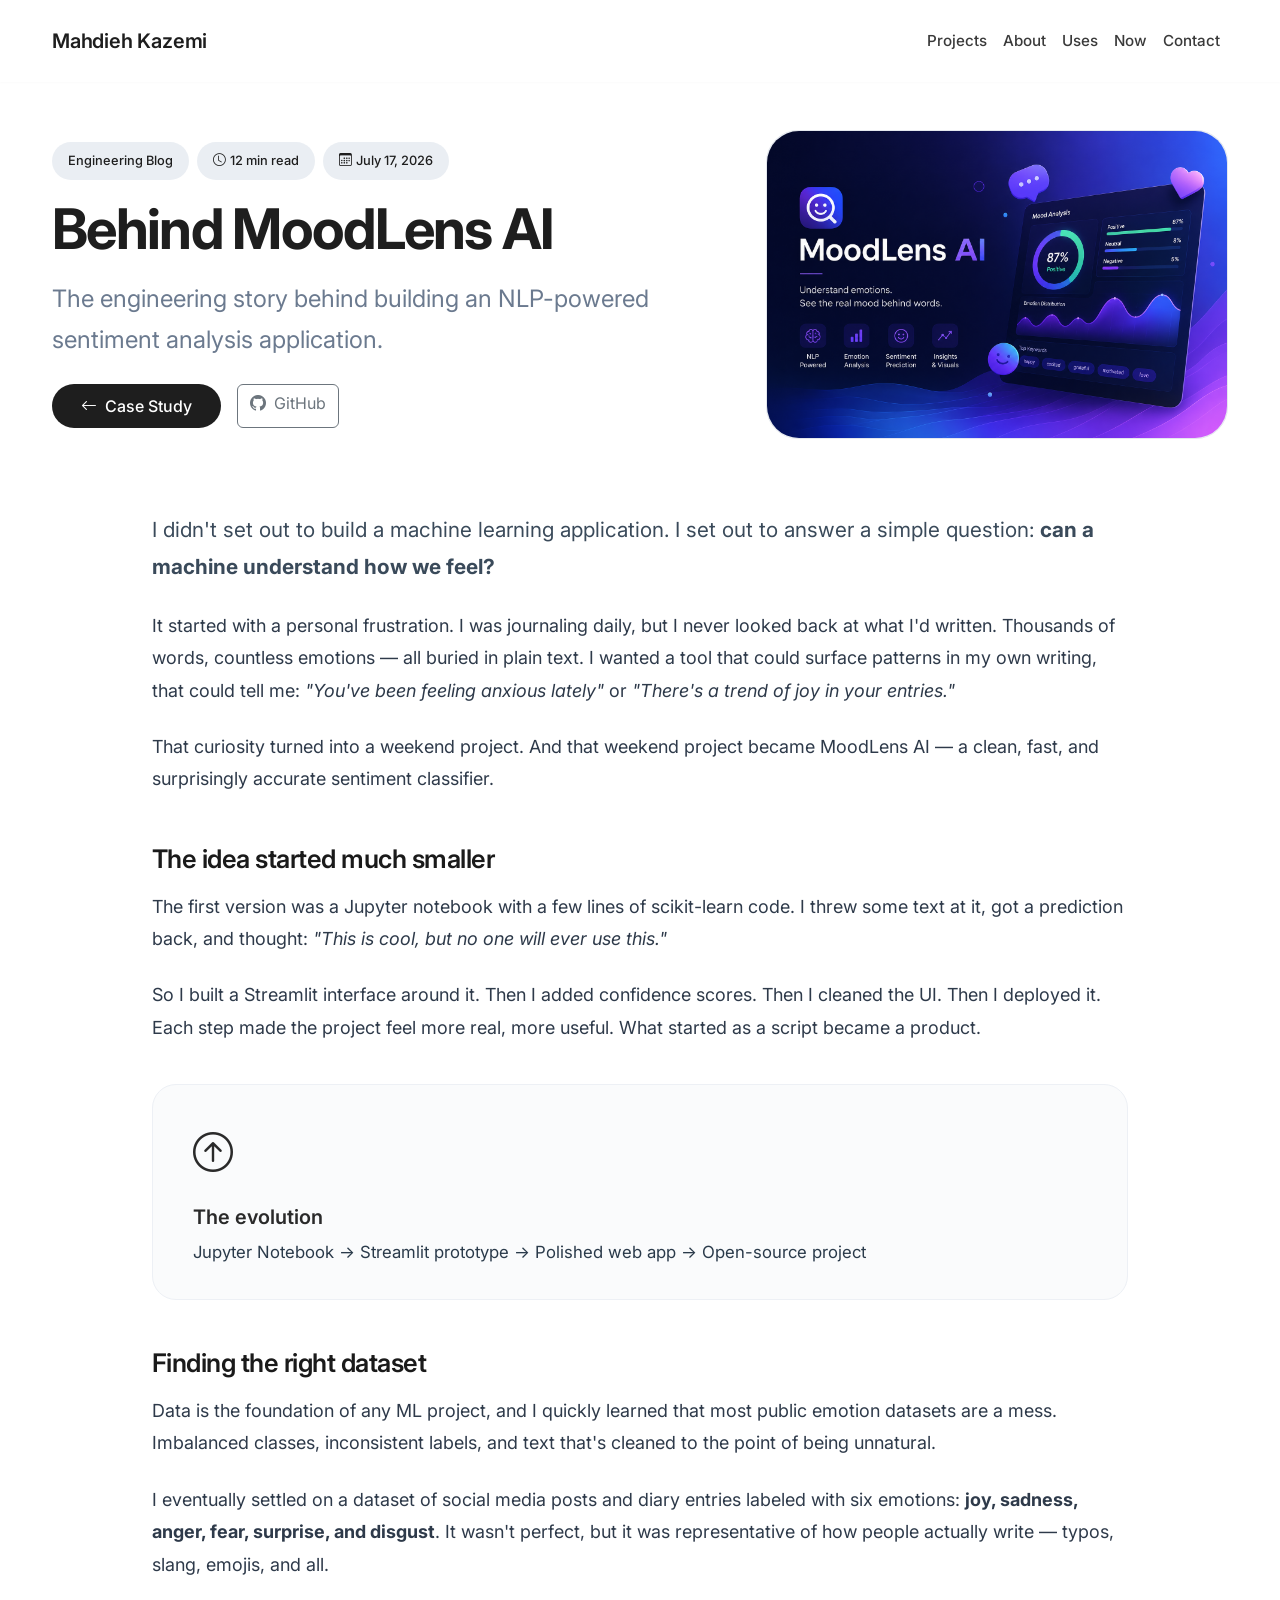
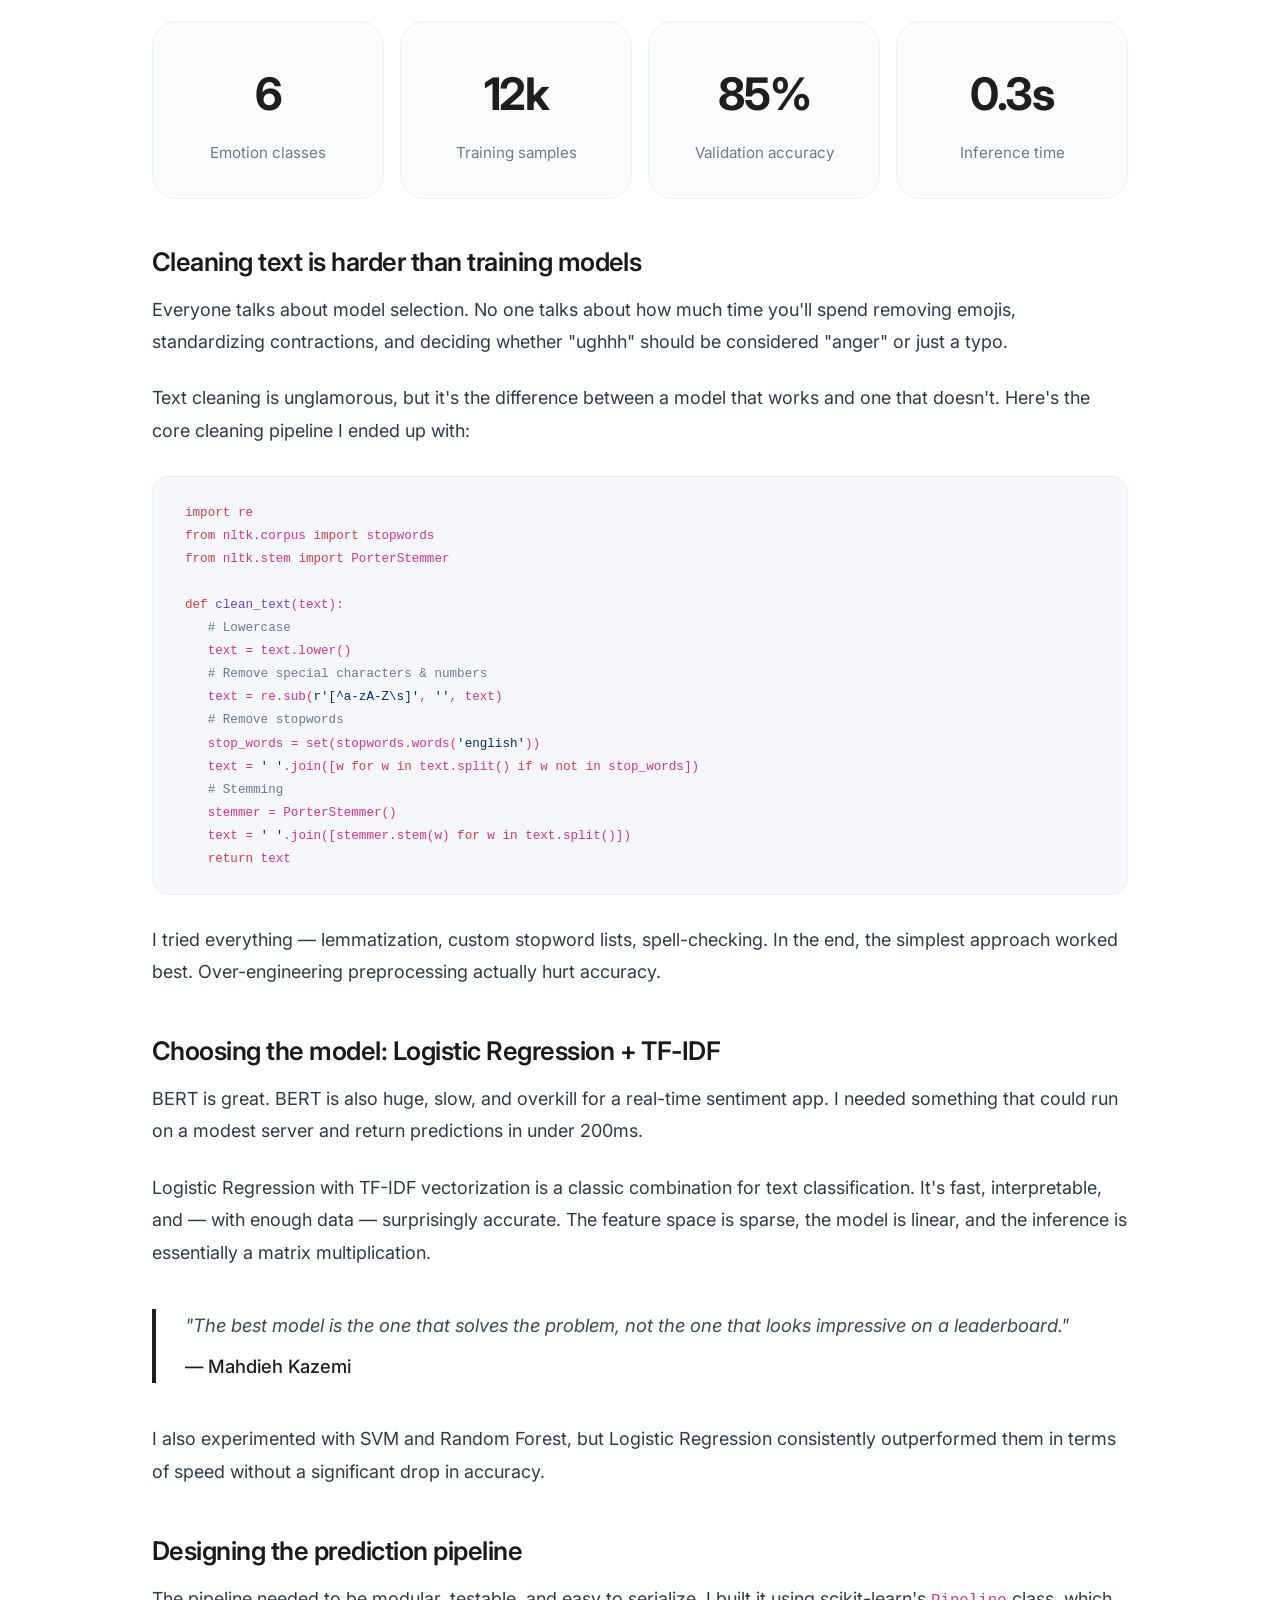
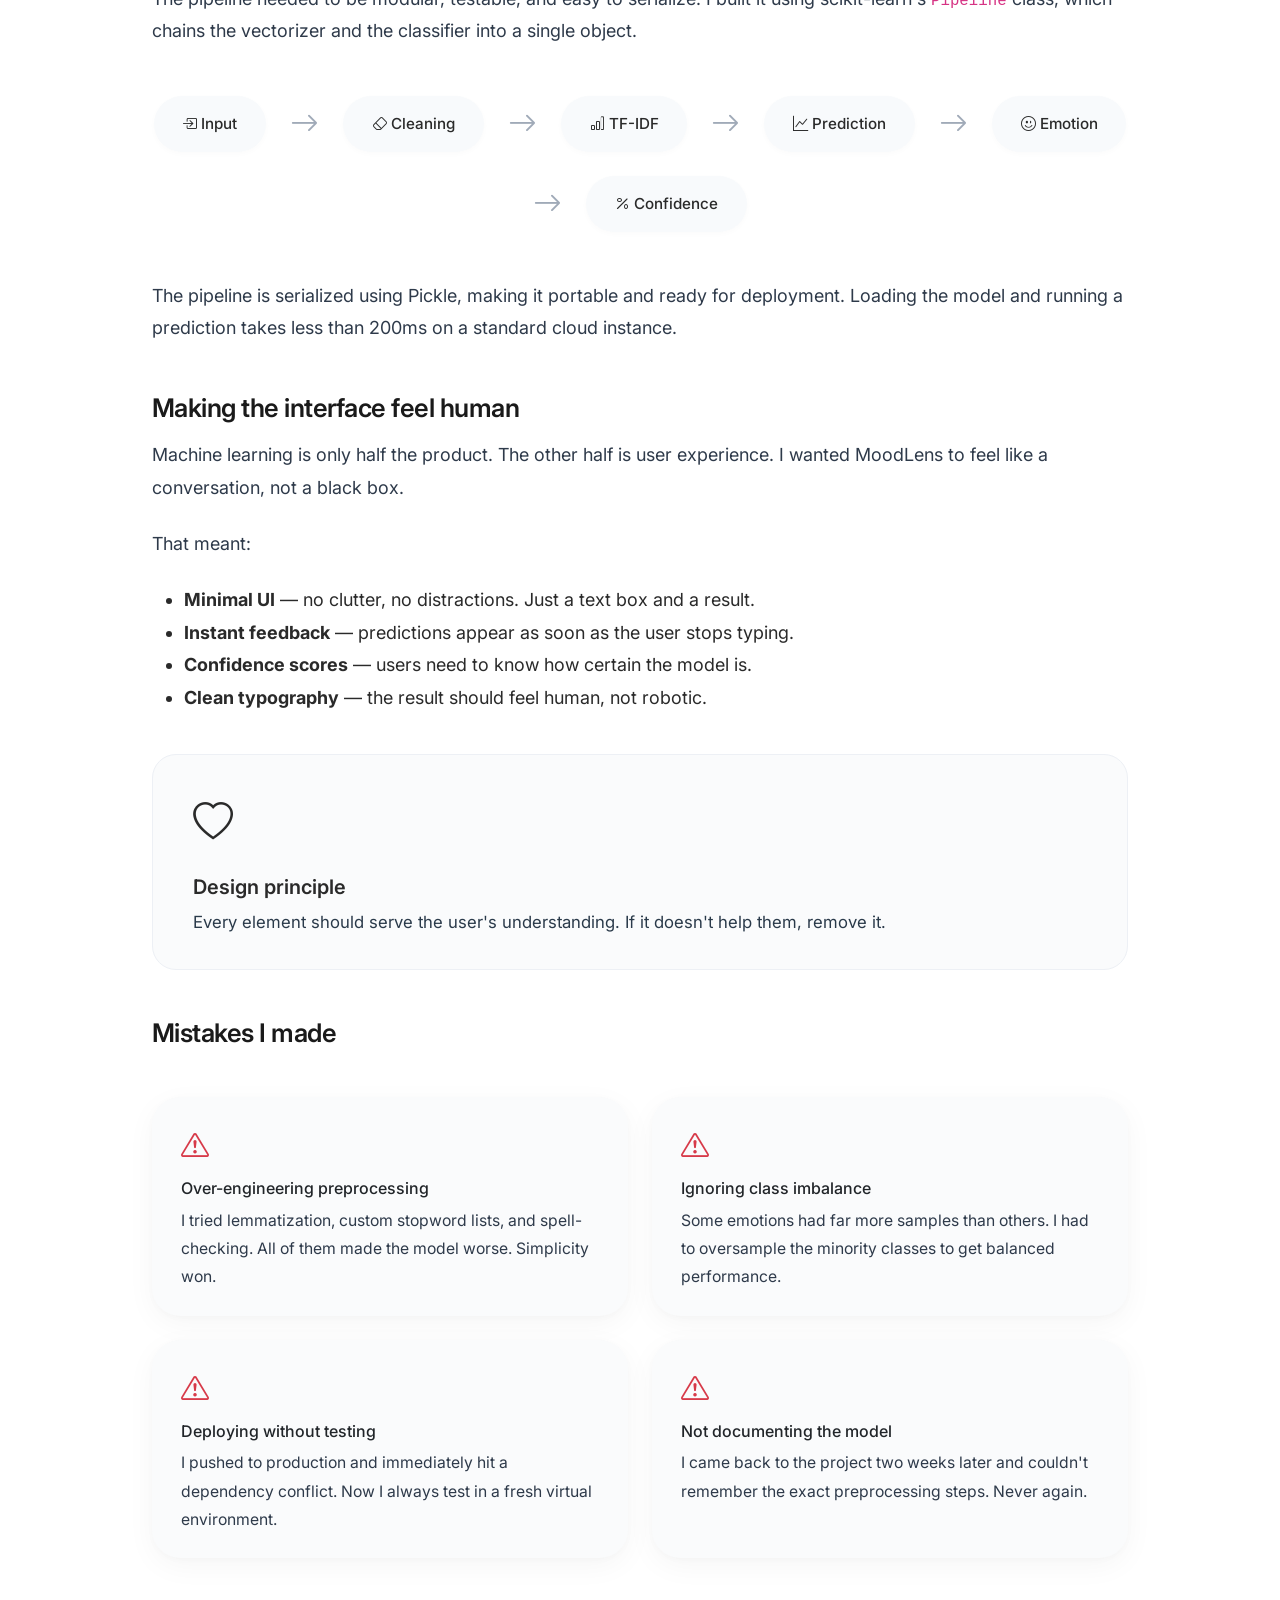
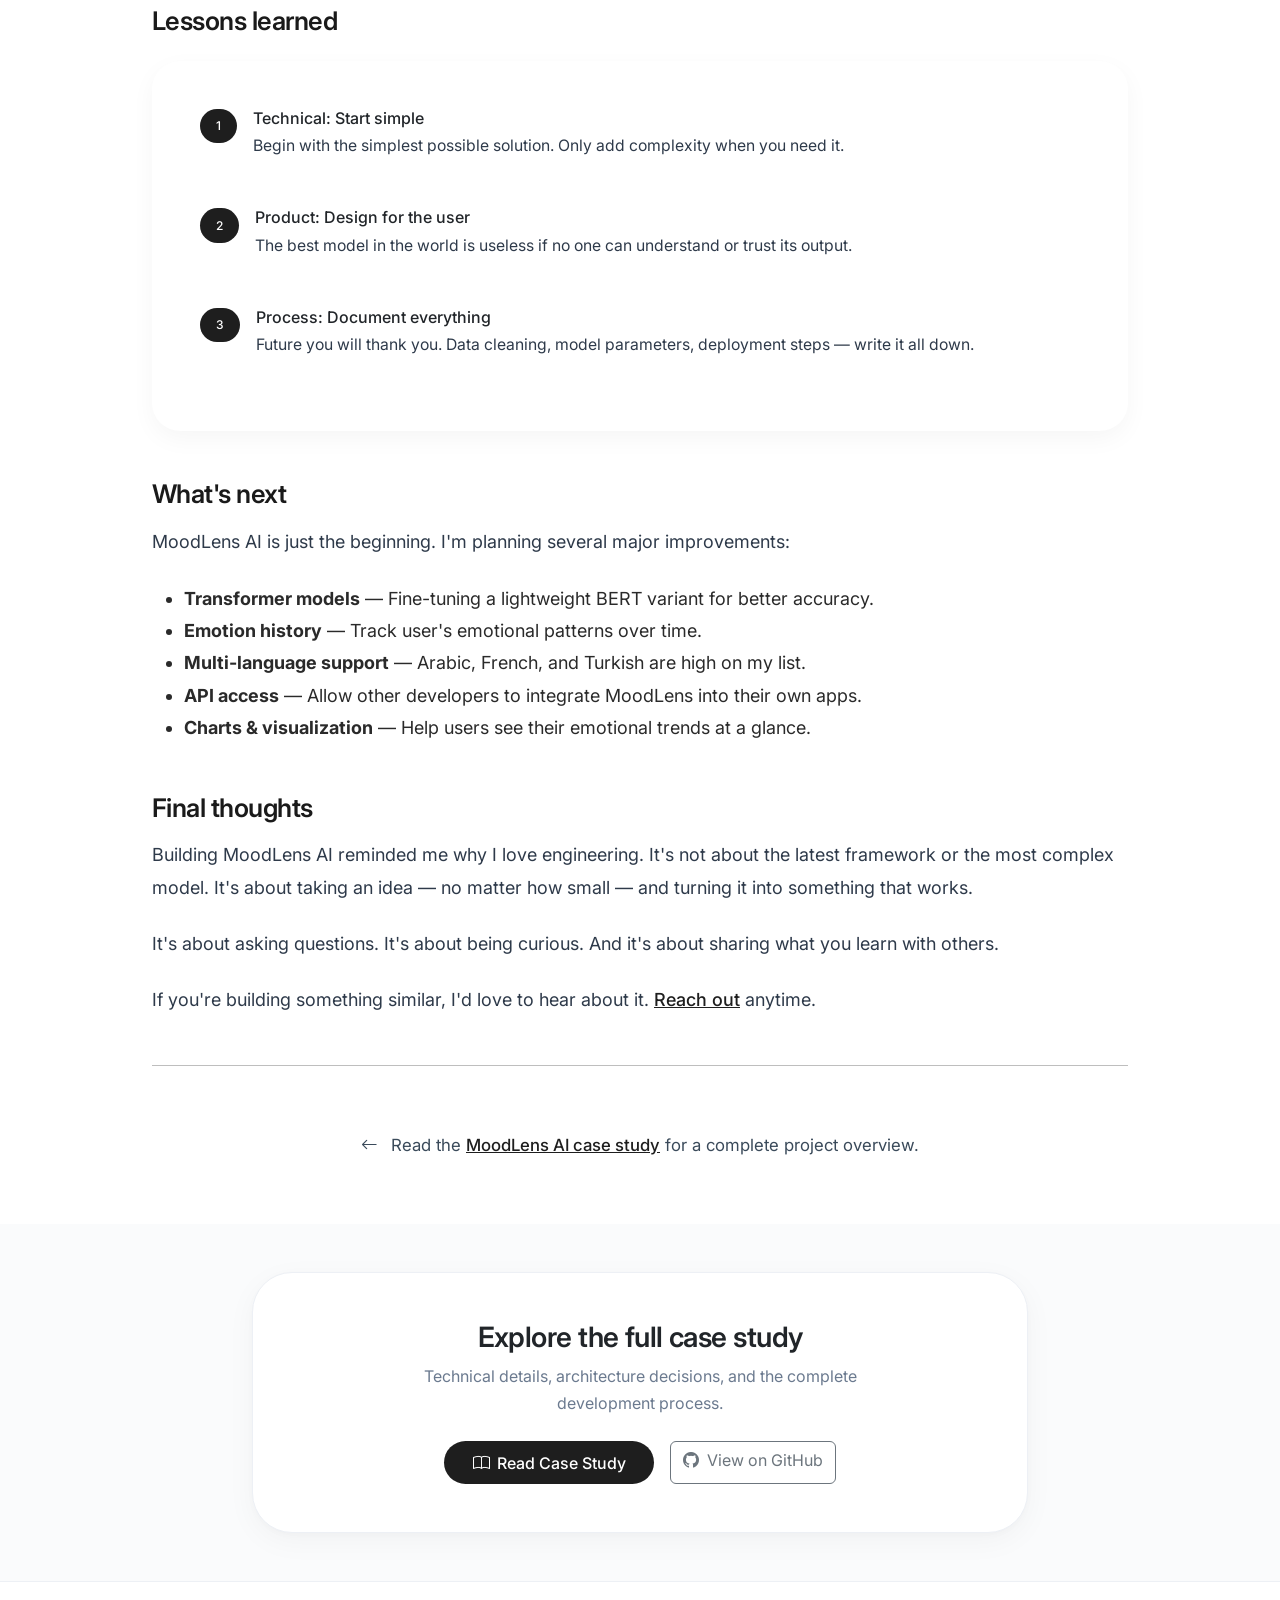
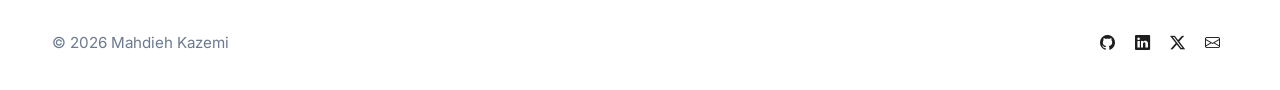
<file: writing/behind-moodlens-ai.html>
<!DOCTYPE html>
<html lang="en">
<head>
  <meta charset="UTF-8" />
  <meta name="viewport" content="width=device-width, initial-scale=1.0" />
  <title>Behind MoodLens AI · Engineering Blog | Mahdieh Kazemi</title>
  <meta name="description" content="Behind MoodLens AI — an in-depth engineering blog post about building an NLP-powered sentiment analysis application. Real story, real code, real lessons." />
  <!-- Open Graph -->
  <meta property="og:title" content="Behind MoodLens AI — The Engineering Story" />
  <meta property="og:description" content="A deep dive into building MoodLens AI: dataset selection, text preprocessing, model choice, UX decisions, and lessons learned." />
  <meta property="og:type" content="article" />
  <meta property="og:url" content="https://mahdiehkazemi.com/behind-moodlens-ai.html" />
  <meta property="og:image" content="assets/images/projects/moodlens-cover.png" />
  <meta name="twitter:card" content="summary_large_image" />
  <!-- Bootstrap + Icons -->
  <link href="https://cdn.jsdelivr.net/npm/bootstrap@5.3.0-alpha1/dist/css/bootstrap.min.css" rel="stylesheet" />
  <link rel="stylesheet" href="https://cdn.jsdelivr.net/npm/bootstrap-icons@1.11.3/font/bootstrap-icons.min.css" />
  <!-- Inter Font -->
  <link rel="preconnect" href="https://fonts.googleapis.com" />
  <link rel="preconnect" href="https://fonts.gstatic.com" crossorigin />
  <link href="https://fonts.googleapis.com/css2?family=Inter:opsz,wght@14..32,300;14..32,400;14..32,500;14..32,600;14..32,700&display=swap" rel="stylesheet" />
  <style>
    /* ── reset & base ── */
    * { margin: 0; padding: 0; box-sizing: border-box; }
    body {
      font-family: 'Inter', -apple-system, BlinkMacSystemFont, sans-serif;
      background: #ffffff;
      color: #1e1e1e;
      line-height: 1.7;
      -webkit-font-smoothing: antialiased;
    }
    .container { max-width: 1200px; }

    /* ── navbar ── */
    .navbar {
      padding: 1.2rem 0;
      background: rgba(255,255,255,0.80);
      backdrop-filter: blur(4px);
      box-shadow: 0 1px 2px rgba(0,0,0,0.02);
    }
    .navbar-brand {
      font-weight: 600;
      font-size: 1.25rem;
      letter-spacing: -0.01em;
      color: #1e1e1e;
    }
    .navbar-brand:hover { color: #1e1e1e; }
    .nav-link {
      font-weight: 500;
      font-size: 0.95rem;
      color: #3a3a3a;
      padding: 0.5rem 0.75rem;
      border-radius: 8px;
      transition: 0.2s;
    }
    .nav-link:hover { color: #000; background: #f5f5f5; }

    /* ── typography ── */
    h1, h2, h3, .display-4 { font-weight: 600; letter-spacing: -0.02em; }
    .display-4 { font-weight: 700; }
    .section-title {
      font-size: 2rem;
      font-weight: 600;
      margin-bottom: 1.2rem;
      letter-spacing: -0.02em;
    }
    .blog-content {
      font-size: 1.125rem;
      line-height: 1.8;
      color: #2a2a2a;
    }
    .blog-content h3 {
      font-weight: 600;
      font-size: 1.6rem;
      margin-top: 3rem;
      margin-bottom: 1rem;
      color: #1a1a1a;
      letter-spacing: -0.02em;
    }
    .blog-content h4 {
      font-weight: 600;
      font-size: 1.2rem;
      margin-top: 2rem;
      margin-bottom: 0.75rem;
      color: #1a1a1a;
    }
    .blog-content p {
      margin-bottom: 1.5rem;
      color: #2e3a4a;
    }
    .blog-content .lead {
      font-size: 1.3rem;
      font-weight: 400;
      color: #3a4a5a;
    }

    /* ── cards ── */
    .card {
      border: none;
      border-radius: 24px;
      box-shadow: 0 8px 30px rgba(0,0,0,0.04), 0 2px 6px rgba(0,0,0,0.02);
      background: #ffffff;
      transition: transform 0.2s ease, box-shadow 0.2s ease;
    }
    .card:hover { box-shadow: 0 16px 48px rgba(0,0,0,0.06); }
    .card-soft {
      border-radius: 28px;
      padding: 1.5rem 1.8rem;
    }
    .soft-shadow { box-shadow: 0 8px 24px rgba(0,0,0,0.04); }
    .badge-soft {
      background: #f0f2f5;
      color: #1e1e1e;
      font-weight: 500;
      padding: 0.5rem 1rem;
      border-radius: 40px;
      font-size: 0.8rem;
    }
    .badge-soft-dark {
      background: #1e1e1e;
      color: #fff;
      font-weight: 500;
      padding: 0.4rem 1rem;
      border-radius: 40px;
      font-size: 0.75rem;
    }

    /* ── buttons ── */
    .btn-outline-dark {
      border-radius: 60px;
      padding: 0.6rem 1.6rem;
      font-weight: 500;
      border-color: #d0d4da;
      color: #1e1e1e;
    }
    .btn-outline-dark:hover {
      background: #1e1e1e;
      color: #fff;
      border-color: #1e1e1e;
    }
    .btn-dark {
      border-radius: 60px;
      padding: 0.6rem 1.8rem;
      font-weight: 500;
      background: #1e1e1e;
      border: none;
    }
    .btn-dark:hover { background: #333; }
    .btn-primary-soft {
      background: #1e1e1e;
      border: none;
      border-radius: 60px;
      padding: 0.65rem 2rem;
      font-weight: 500;
      color: #fff;
      transition: 0.2s;
    }
    .btn-primary-soft:hover { background: #333; color: #fff; }

    /* ── blog meta ── */
    .blog-meta {
      display: flex;
      flex-wrap: wrap;
      gap: 0.5rem 1.5rem;
      color: #6b7a8f;
      font-size: 0.95rem;
      margin-top: 0.5rem;
    }
    .blog-meta span { display: flex; align-items: center; gap: 0.4rem; }

    /* ── cover ── */
    .cover-placeholder {
      background: #eef1f5;
      border-radius: 32px;
      display: flex;
      align-items: center;
      justify-content: center;
      min-height: 280px;
      border: 1px solid #e4e8ee;
    }
    .cover-placeholder img {
      width: 100%;
      height: auto;
      border-radius: 32px;
    }

    /* ── highlight & quote ── */
    .highlight-box {
      background: #fafbfc;
      border-radius: 24px;
      padding: 2rem 2.5rem;
      border: 1px solid #edf0f5;
      margin: 2.5rem 0;
    }
    .highlight-box .icon-lg {
      font-size: 2.5rem;
      display: block;
      margin-bottom: 1rem;
    }
    .blog-content blockquote {
      border-left: 4px solid #1e1e1e;
      padding-left: 1.8rem;
      margin: 2.5rem 0;
      font-style: italic;
      color: #3a4a5a;
      font-size: 1.15rem;
    }
    .blog-content blockquote cite {
      display: block;
      margin-top: 0.5rem;
      font-style: normal;
      font-weight: 500;
      color: #1e1e1e;
    }

    /* ── code block ── */
    .code-block {
      background: #f5f7fa;
      border-radius: 16px;
      padding: 1.5rem 2rem;
      font-family: 'SF Mono', 'Monaco', 'Menlo', 'Cascadia Code', monospace;
      font-size: 0.9rem;
      overflow-x: auto;
      margin: 1.8rem 0;
      border: 1px solid #edf0f5;
      line-height: 1.6;
    }
    .code-block .comment { color: #6b7a8f; }
    .code-block .keyword { color: #d73a49; }
    .code-block .string { color: #032f62; }
    .code-block .function { color: #6f42c1; }

    /* ── pipeline ── */
    .pipeline-step {
      background: #f8fafc;
      border-radius: 40px;
      padding: 0.9rem 1.8rem;
      font-weight: 500;
      text-align: center;
      box-shadow: 0 2px 6px rgba(0,0,0,0.02);
      font-size: 0.95rem;
    }
    .pipeline-arrow {
      font-size: 1.8rem;
      color: #a0aab8;
      font-weight: 300;
    }

    /* ── stats ── */
    .stat-card {
      background: #fafbfc;
      border-radius: 24px;
      padding: 2rem 1.5rem;
      text-align: center;
      border: 1px solid #edf0f5;
    }
    .stat-number {
      font-size: 2.8rem;
      font-weight: 700;
      letter-spacing: -0.03em;
      color: #1e1e1e;
    }
    .stat-label {
      color: #6b7a8f;
      font-size: 0.95rem;
      margin-top: 0.25rem;
    }

    /* ── footer ── */
    .footer {
      padding: 3rem 0 2rem;
      border-top: 1px solid #edf0f5;
      color: #5a6478;
      font-size: 0.95rem;
    }
    .footer a {
      color: #1e1e1e;
      text-decoration: none;
      font-weight: 500;
      margin: 0 0.5rem;
    }
    .footer a:hover { color: #000; }

    /* ── utilities ── */
    .text-muted-soft { color: #6b7a8f; }
    .bg-soft-white { background: #fafbfc; }
    hr.soft-hr { opacity: 0.3; margin: 3rem 0; }

    /* ── fade-up ── */
    .fade-up {
      opacity: 0;
      transform: translateY(20px);
      transition: opacity 0.6s ease, transform 0.6s ease;
    }
    .fade-up.visible {
      opacity: 1;
      transform: translateY(0);
    }

    @media (max-width: 768px) {
      .display-4 { font-size: 2.4rem; }
      .section-title { font-size: 1.8rem; }
      .blog-content { font-size: 1rem; }
      .blog-content h3 { font-size: 1.4rem; }
      .stat-number { font-size: 2.2rem; }
      .highlight-box { padding: 1.5rem; }
    }
  </style>
</head>
<body>

<!-- ===== NAVBAR ===== -->
<nav class="navbar navbar-expand-md sticky-top">
  <div class="container">
    <a class="navbar-brand" href="index.html">Mahdieh Kazemi</a>
    <button class="navbar-toggler border-0" type="button" data-bs-toggle="collapse" data-bs-target="#navMenu"
            aria-controls="navMenu" aria-expanded="false" aria-label="Toggle navigation">
      <i class="bi bi-list" style="font-size: 1.6rem;"></i>
    </button>
    <div class="collapse navbar-collapse" id="navMenu">
      <ul class="navbar-nav ms-auto align-items-md-center">
        <li class="nav-item"><a class="nav-link" href="../index.html#projects">Projects</a></li>
        <li class="nav-item"><a class="nav-link" href="../index.html#about">About</a></li>
        <li class="nav-item"><a class="nav-link" href="../uses.html">Uses</a></li>
        <li class="nav-item"><a class="nav-link" href="../now.html">Now</a></li>
        <li class="nav-item"><a class="nav-link" href="../index.html#contact">Contact</a></li>
      </ul>
    </div>
  </div>
</nav>

<!-- ===== HERO ===== -->
<section class="py-5">
  <div class="container">
    <div class="row align-items-center g-5">
      <div class="col-lg-7">
        <div class="mb-3 d-flex flex-wrap align-items-center gap-2">
          <span class="badge-soft" style="background: #eaeef3;">Engineering Blog</span>
          <span class="badge-soft" style="background: #eaeef3;"><i class="bi bi-clock me-1"></i>12 min read</span>
          <span class="badge-soft" style="background: #eaeef3;"><i class="bi bi-calendar3 me-1"></i>July 17, 2026</span>
        </div>
        <h1 class="display-4 fw-bold mb-3" style="letter-spacing: -0.03em;">Behind MoodLens AI</h1>
        <p class="fs-4 fw-normal text-muted-soft mb-3" style="max-width: 90%;">The engineering story behind building an NLP-powered sentiment analysis application.</p>
        <div class="d-flex flex-wrap gap-3 mt-4">
          <a href="../moodlens.html" class="btn btn-dark"><i class="bi bi-arrow-left me-2"></i>Case Study</a>
          <a href="https://github.com/mahkzmi/MoodLensAI.git" class="btn btn-outline-secondary"><i class="bi bi-github me-2"></i>GitHub</a>
        </div>
      </div>
      <div class="col-lg-5">
        <div class="cover-placeholder">
          <img src="../assets/images/writing/MoodLens AI.png" alt="MoodLens AI cover" style="width:100%; border-radius:32px;" loading="lazy" />
        </div>
      </div>
    </div>
  </div>
</section>

<!-- ===== BLOG CONTENT ===== -->
<section class="py-4">
  <div class="container">
    <div class="row justify-content-center">
      <div class="col-lg-10">
        <div class="blog-content">

          <!-- 1. Why I built it -->
          <p class="lead">I didn't set out to build a machine learning application. I set out to answer a simple question: <strong>can a machine understand how we feel?</strong></p>

          <p>It started with a personal frustration. I was journaling daily, but I never looked back at what I'd written. Thousands of words, countless emotions — all buried in plain text. I wanted a tool that could surface patterns in my own writing, that could tell me: <em>"You've been feeling anxious lately"</em> or <em>"There's a trend of joy in your entries."</em></p>

          <p>That curiosity turned into a weekend project. And that weekend project became MoodLens AI — a clean, fast, and surprisingly accurate sentiment classifier.</p>

          <!-- 2. The idea started much smaller -->
          <h3>The idea started much smaller</h3>
          <p>The first version was a Jupyter notebook with a few lines of scikit-learn code. I threw some text at it, got a prediction back, and thought: <em>"This is cool, but no one will ever use this."</em></p>
          <p>So I built a Streamlit interface around it. Then I added confidence scores. Then I cleaned the UI. Then I deployed it. Each step made the project feel more real, more useful. What started as a script became a product.</p>

          <div class="highlight-box">
            <span class="icon-lg"><i class="bi bi-arrow-up-circle"></i></span>
            <h5 style="font-weight: 600;">The evolution</h5>
            <p class="mb-0" style="font-size: 1.05rem; color: #2a3a4a;">Jupyter Notebook → Streamlit prototype → Polished web app → Open-source project</p>
          </div>

          <!-- 3. Finding the right dataset -->
          <h3>Finding the right dataset</h3>
          <p>Data is the foundation of any ML project, and I quickly learned that most public emotion datasets are a mess. Imbalanced classes, inconsistent labels, and text that's cleaned to the point of being unnatural.</p>
          <p>I eventually settled on a dataset of social media posts and diary entries labeled with six emotions: <strong>joy, sadness, anger, fear, surprise, and disgust</strong>. It wasn't perfect, but it was representative of how people actually write — typos, slang, emojis, and all.</p>

          <div class="row g-3 my-4">
            <div class="col-6 col-md-3">
              <div class="stat-card">
                <div class="stat-number">6</div>
                <div class="stat-label">Emotion classes</div>
              </div>
            </div>
            <div class="col-6 col-md-3">
              <div class="stat-card">
                <div class="stat-number">12k</div>
                <div class="stat-label">Training samples</div>
              </div>
            </div>
            <div class="col-6 col-md-3">
              <div class="stat-card">
                <div class="stat-number">85%</div>
                <div class="stat-label">Validation accuracy</div>
              </div>
            </div>
            <div class="col-6 col-md-3">
              <div class="stat-card">
                <div class="stat-number">0.3s</div>
                <div class="stat-label">Inference time</div>
              </div>
            </div>
          </div>

          <!-- 4. Cleaning text is harder than training models -->
          <h3>Cleaning text is harder than training models</h3>
          <p>Everyone talks about model selection. No one talks about how much time you'll spend removing emojis, standardizing contractions, and deciding whether "ughhh" should be considered "anger" or just a typo.</p>
          <p>Text cleaning is unglamorous, but it's the difference between a model that works and one that doesn't. Here's the core cleaning pipeline I ended up with:</p>

          <div class="code-block">
            <code>
              <span class="keyword">import</span> re<br>
              <span class="keyword">from</span> nltk.corpus <span class="keyword">import</span> stopwords<br>
              <span class="keyword">from</span> nltk.stem <span class="keyword">import</span> PorterStemmer<br><br>
              <span class="keyword">def</span> <span class="function">clean_text</span>(text):<br>
              &nbsp;&nbsp;  <span class="comment"># Lowercase</span><br>
              &nbsp;&nbsp;  text = text.lower()<br>
              &nbsp;&nbsp;  <span class="comment"># Remove special characters & numbers</span><br>
              &nbsp;&nbsp;  text = re.sub(<span class="string">r'[^a-zA-Z\s]'</span>, <span class="string">''</span>, text)<br>
              &nbsp;&nbsp;  <span class="comment"># Remove stopwords</span><br>
              &nbsp;&nbsp;  stop_words = set(stopwords.words(<span class="string">'english'</span>))<br>
              &nbsp;&nbsp;  text = <span class="string">' '</span>.join([w <span class="keyword">for</span> w <span class="keyword">in</span> text.split() <span class="keyword">if</span> w <span class="keyword">not</span> <span class="keyword">in</span> stop_words])<br>
              &nbsp;&nbsp;  <span class="comment"># Stemming</span><br>
              &nbsp;&nbsp;  stemmer = PorterStemmer()<br>
              &nbsp;&nbsp;  text = <span class="string">' '</span>.join([stemmer.stem(w) <span class="keyword">for</span> w <span class="keyword">in</span> text.split()])<br>
              &nbsp;&nbsp;  <span class="keyword">return</span> text
            </code>
          </div>

          <p>I tried everything — lemmatization, custom stopword lists, spell-checking. In the end, the simplest approach worked best. Over-engineering preprocessing actually hurt accuracy.</p>

          <!-- 5. Choosing the model -->
          <h3>Choosing the model: Logistic Regression + TF-IDF</h3>
          <p>BERT is great. BERT is also huge, slow, and overkill for a real-time sentiment app. I needed something that could run on a modest server and return predictions in under 200ms.</p>
          <p>Logistic Regression with TF-IDF vectorization is a classic combination for text classification. It's fast, interpretable, and — with enough data — surprisingly accurate. The feature space is sparse, the model is linear, and the inference is essentially a matrix multiplication.</p>

          <blockquote>
            "The best model is the one that solves the problem, not the one that looks impressive on a leaderboard."
            <cite>— Mahdieh Kazemi</cite>
          </blockquote>

          <p>I also experimented with SVM and Random Forest, but Logistic Regression consistently outperformed them in terms of speed without a significant drop in accuracy.</p>

          <!-- 6. Prediction pipeline -->
          <h3>Designing the prediction pipeline</h3>
          <p>The pipeline needed to be modular, testable, and easy to serialize. I built it using scikit-learn's <code>Pipeline</code> class, which chains the vectorizer and the classifier into a single object.</p>

          <div class="my-5">
            <div class="d-flex flex-wrap justify-content-center align-items-center gap-3 gap-md-4">
              <span class="pipeline-step"><i class="bi bi-box-arrow-in-right me-1"></i>Input</span>
              <span class="pipeline-arrow"><i class="bi bi-arrow-down-short d-md-none"></i><i class="bi bi-arrow-right d-none d-md-inline"></i></span>
              <span class="pipeline-step"><i class="bi bi-eraser me-1"></i>Cleaning</span>
              <span class="pipeline-arrow"><i class="bi bi-arrow-down-short d-md-none"></i><i class="bi bi-arrow-right d-none d-md-inline"></i></span>
              <span class="pipeline-step"><i class="bi bi-bar-chart me-1"></i>TF-IDF</span>
              <span class="pipeline-arrow"><i class="bi bi-arrow-down-short d-md-none"></i><i class="bi bi-arrow-right d-none d-md-inline"></i></span>
              <span class="pipeline-step"><i class="bi bi-graph-up me-1"></i>Prediction</span>
              <span class="pipeline-arrow"><i class="bi bi-arrow-down-short d-md-none"></i><i class="bi bi-arrow-right d-none d-md-inline"></i></span>
              <span class="pipeline-step"><i class="bi bi-emoji-smile me-1"></i>Emotion</span>
              <span class="pipeline-arrow"><i class="bi bi-arrow-down-short d-md-none"></i><i class="bi bi-arrow-right d-none d-md-inline"></i></span>
              <span class="pipeline-step"><i class="bi bi-percent me-1"></i>Confidence</span>
            </div>
          </div>

          <p>The pipeline is serialized using Pickle, making it portable and ready for deployment. Loading the model and running a prediction takes less than 200ms on a standard cloud instance.</p>

          <!-- 7. Making the interface feel human -->
          <h3>Making the interface feel human</h3>
          <p>Machine learning is only half the product. The other half is user experience. I wanted MoodLens to feel like a conversation, not a black box.</p>
          <p>That meant:</p>
          <ul>
            <li><strong>Minimal UI</strong> — no clutter, no distractions. Just a text box and a result.</li>
            <li><strong>Instant feedback</strong> — predictions appear as soon as the user stops typing.</li>
            <li><strong>Confidence scores</strong> — users need to know how certain the model is.</li>
            <li><strong>Clean typography</strong> — the result should feel human, not robotic.</li>
          </ul>

          <div class="highlight-box">
            <span class="icon-lg"><i class="bi bi-heart"></i></span>
            <h5 style="font-weight: 600;">Design principle</h5>
            <p class="mb-0" style="font-size: 1.05rem; color: #2a3a4a;">Every element should serve the user's understanding. If it doesn't help them, remove it.</p>
          </div>

          <!-- 8. Mistakes I made -->
          <h3>Mistakes I made</h3>
          <div class="row g-4 my-4">
            <div class="col-md-6">
              <div class="card card-soft h-100" style="background: #fafbfc;">
                <i class="bi bi-exclamation-triangle fs-3 mb-2" style="color: #d73a49;"></i>
                <h6>Over-engineering preprocessing</h6>
                <p class="text-muted-soft small mb-0">I tried lemmatization, custom stopword lists, and spell-checking. All of them made the model worse. Simplicity won.</p>
              </div>
            </div>
            <div class="col-md-6">
              <div class="card card-soft h-100" style="background: #fafbfc;">
                <i class="bi bi-exclamation-triangle fs-3 mb-2" style="color: #d73a49;"></i>
                <h6>Ignoring class imbalance</h6>
                <p class="text-muted-soft small mb-0">Some emotions had far more samples than others. I had to oversample the minority classes to get balanced performance.</p>
              </div>
            </div>
            <div class="col-md-6">
              <div class="card card-soft h-100" style="background: #fafbfc;">
                <i class="bi bi-exclamation-triangle fs-3 mb-2" style="color: #d73a49;"></i>
                <h6>Deploying without testing</h6>
                <p class="text-muted-soft small mb-0">I pushed to production and immediately hit a dependency conflict. Now I always test in a fresh virtual environment.</p>
              </div>
            </div>
            <div class="col-md-6">
              <div class="card card-soft h-100" style="background: #fafbfc;">
                <i class="bi bi-exclamation-triangle fs-3 mb-2" style="color: #d73a49;"></i>
                <h6>Not documenting the model</h6>
                <p class="text-muted-soft small mb-0">I came back to the project two weeks later and couldn't remember the exact preprocessing steps. Never again.</p>
              </div>
            </div>
          </div>

          <!-- 9. Lessons learned -->
          <h3>Lessons learned</h3>
          <div class="card card-soft p-4 p-md-5 soft-shadow my-4" style="border-radius: 28px;">
            <div class="d-flex gap-3 align-items-start mb-4">
              <span class="badge-soft-dark">1</span>
              <div><h6 class="mb-1">Technical: Start simple</h6><p class="text-muted-soft small">Begin with the simplest possible solution. Only add complexity when you need it.</p></div>
            </div>
            <div class="d-flex gap-3 align-items-start mb-4">
              <span class="badge-soft-dark">2</span>
              <div><h6 class="mb-1">Product: Design for the user</h6><p class="text-muted-soft small">The best model in the world is useless if no one can understand or trust its output.</p></div>
            </div>
            <div class="d-flex gap-3 align-items-start mb-0">
              <span class="badge-soft-dark">3</span>
              <div><h6 class="mb-1">Process: Document everything</h6><p class="text-muted-soft small">Future you will thank you. Data cleaning, model parameters, deployment steps — write it all down.</p></div>
            </div>
          </div>

          <!-- 10. What's next -->
          <h3>What's next</h3>
          <p>MoodLens AI is just the beginning. I'm planning several major improvements:</p>
          <ul>
            <li><strong>Transformer models</strong> — Fine-tuning a lightweight BERT variant for better accuracy.</li>
            <li><strong>Emotion history</strong> — Track user's emotional patterns over time.</li>
            <li><strong>Multi-language support</strong> — Arabic, French, and Turkish are high on my list.</li>
            <li><strong>API access</strong> — Allow other developers to integrate MoodLens into their own apps.</li>
            <li><strong>Charts & visualization</strong> — Help users see their emotional trends at a glance.</li>
          </ul>

          <!-- 11. Final thoughts -->
          <h3>Final thoughts</h3>
          <p>Building MoodLens AI reminded me why I love engineering. It's not about the latest framework or the most complex model. It's about taking an idea — no matter how small — and turning it into something that works.</p>
          <p>It's about asking questions. It's about being curious. And it's about sharing what you learn with others.</p>
          <p>If you're building something similar, I'd love to hear about it. <a href="index.html#contact" style="color: #1e1e1e; font-weight: 500;">Reach out</a> anytime.</p>

          <hr class="soft-hr" />

          <div class="text-center py-3">
            <p style="font-size: 1.05rem; color: #3a4a5a;">
              <i class="bi bi-arrow-left me-2"></i> Read the <a href="moodlens.html" style="color: #1e1e1e; font-weight: 500;">MoodLens AI case study</a> for a complete project overview.
            </p>
          </div>

        </div>
      </div>
    </div>
  </div>
</section>

<!-- ===== RELATED / CTA ===== -->
<section class="py-5 bg-soft-white">
  <div class="container">
    <div class="row justify-content-center">
      <div class="col-lg-8">
        <div class="card p-4 p-md-5 text-center" style="border-radius: 40px; border: 1px solid #edf0f5;">
          <h3 class="fw-semibold mb-2">Explore the full case study</h3>
          <p class="text-muted-soft" style="max-width: 500px; margin: 0 auto 1.5rem;">Technical details, architecture decisions, and the complete development process.</p>
          <div class="d-flex flex-wrap gap-3 justify-content-center">
            <a href="moodlens.html" class="btn btn-dark"><i class="bi bi-book me-2"></i>Read Case Study</a>
            <a href="https://github.com/mahkzmi/MoodLensAI.git" class="btn btn-outline-secondary"><i class="bi bi-github me-2"></i>View on GitHub</a>
          </div>
        </div>
      </div>
    </div>
  </div>
</section>

<!-- ===== FOOTER ===== -->
<footer class="footer">
  <div class="container">
    <div class="row align-items-center">
      <div class="col-md-6 text-center text-md-start mb-3 mb-md-0">
        <span class="text-muted-soft">© 2026 Mahdieh Kazemi</span>
      </div>
      <div class="col-md-6 text-center text-md-end">
        <a href="https://github.com/mahkzmi/MoodLensAI.git"><i class="bi bi-github"></i></a>
        <a href="#"><i class="bi bi-linkedin"></i></a>
        <a href="#"><i class="bi bi-twitter-x"></i></a>
        <a href="#"><i class="bi bi-envelope"></i></a>
      </div>
    </div>
  </div>
</footer>

<!-- Bootstrap JS -->
<script src="https://cdn.jsdelivr.net/npm/bootstrap@5.3.0-alpha1/dist/js/bootstrap.bundle.min.js"></script>

<!-- ===== FADE-UP ON SCROLL ===== -->
<script>
  document.addEventListener('DOMContentLoaded', function() {
    const observer = new IntersectionObserver((entries) => {
      entries.forEach(entry => {
        if (entry.isIntersecting) {
          entry.target.classList.add('visible');
        }
      });
    }, { threshold: 0.15 });

    document.querySelectorAll('.fade-up').forEach(el => observer.observe(el));
    document.querySelectorAll('.card, .highlight-box, .stat-card, .cover-placeholder, .pipeline-step, .cta-card').forEach(el => {
      if (!el.classList.contains('fade-up')) {
        el.classList.add('fade-up');
        observer.observe(el);
      }
    });
  });
</script>

</body>
</html>
</file>
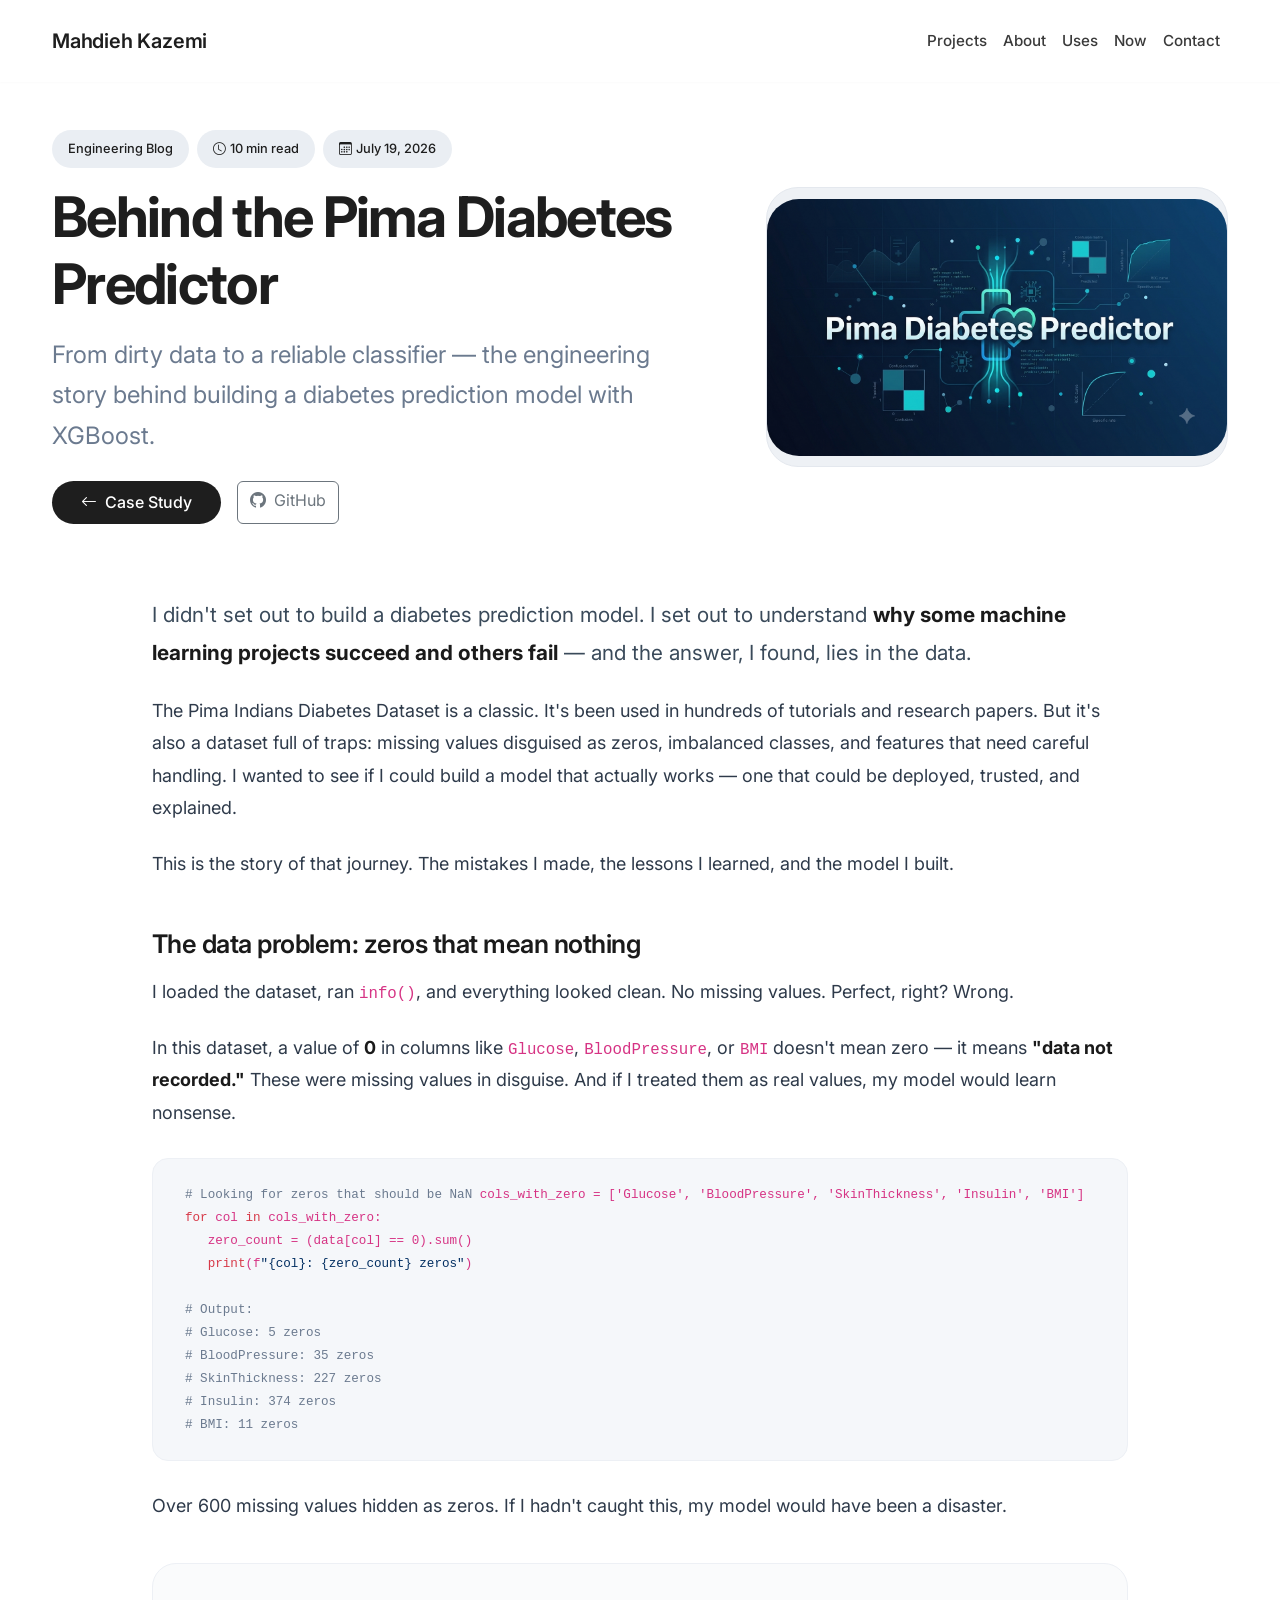
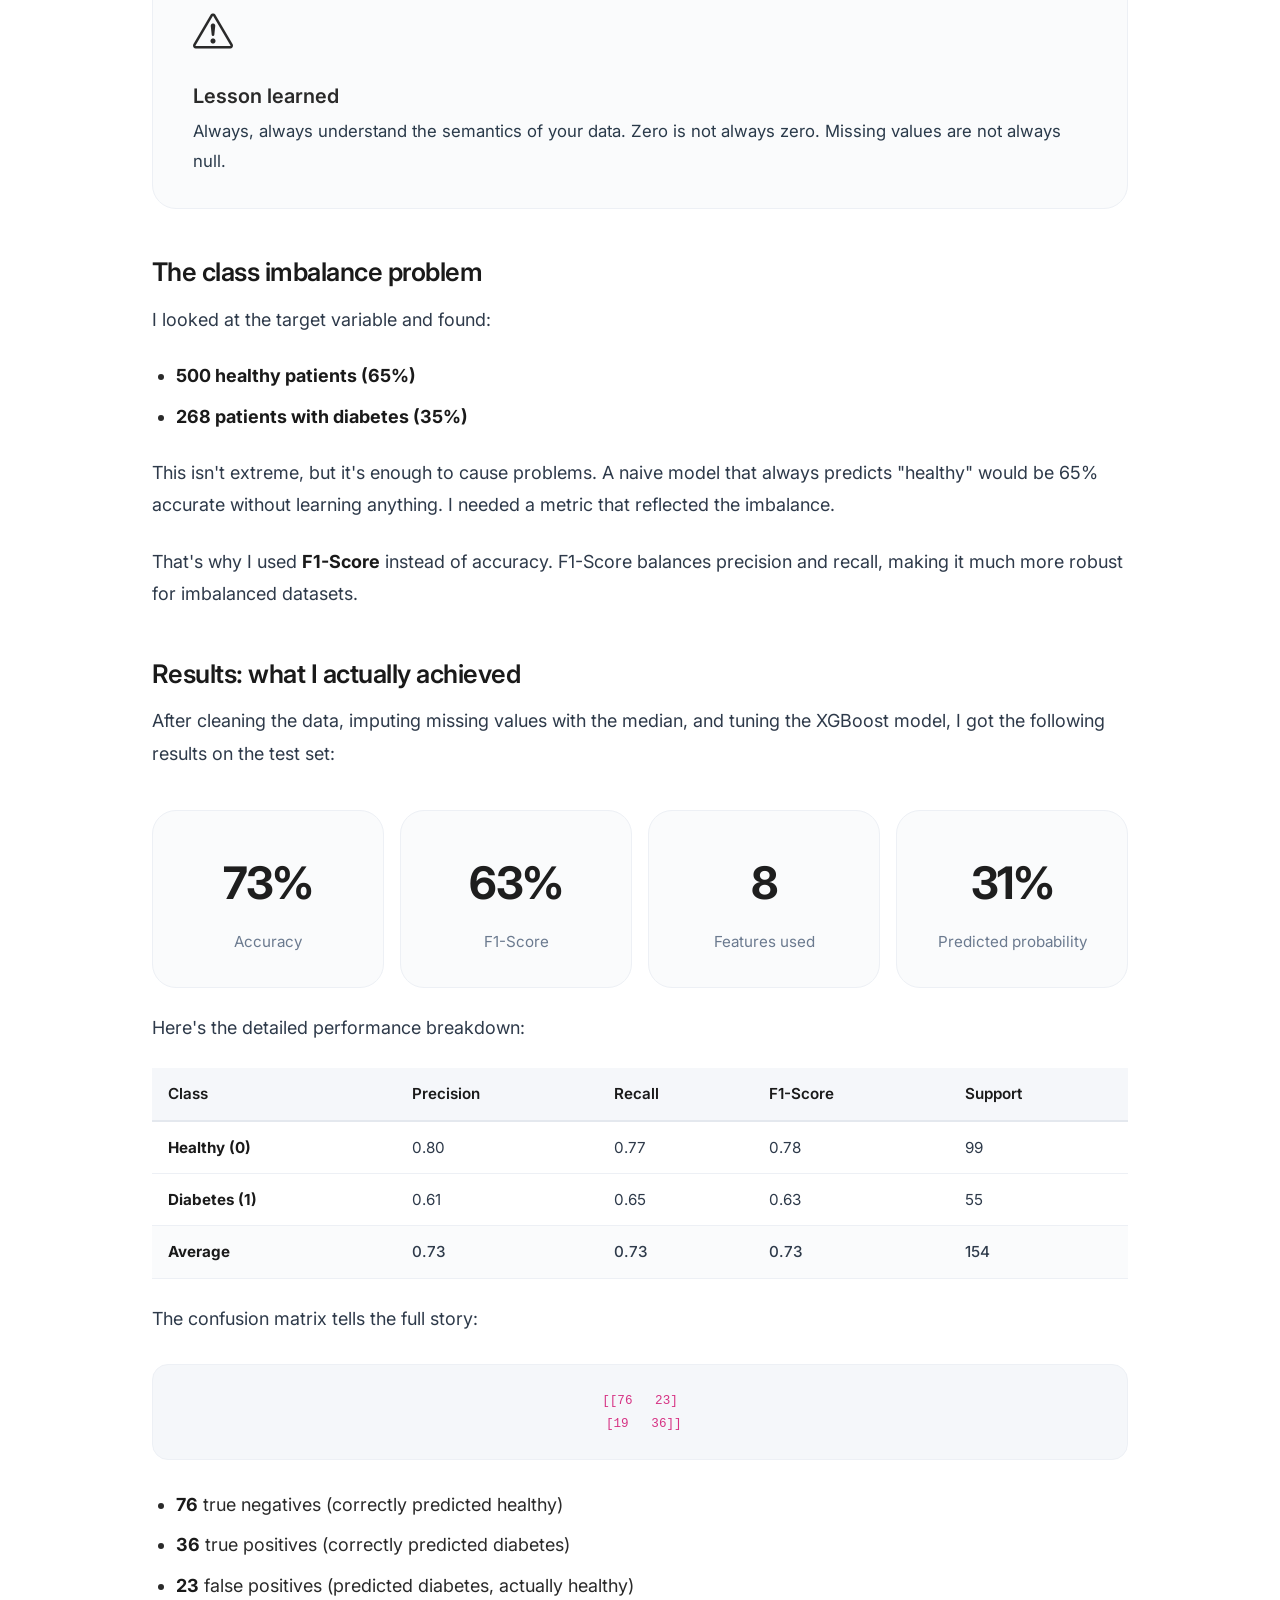
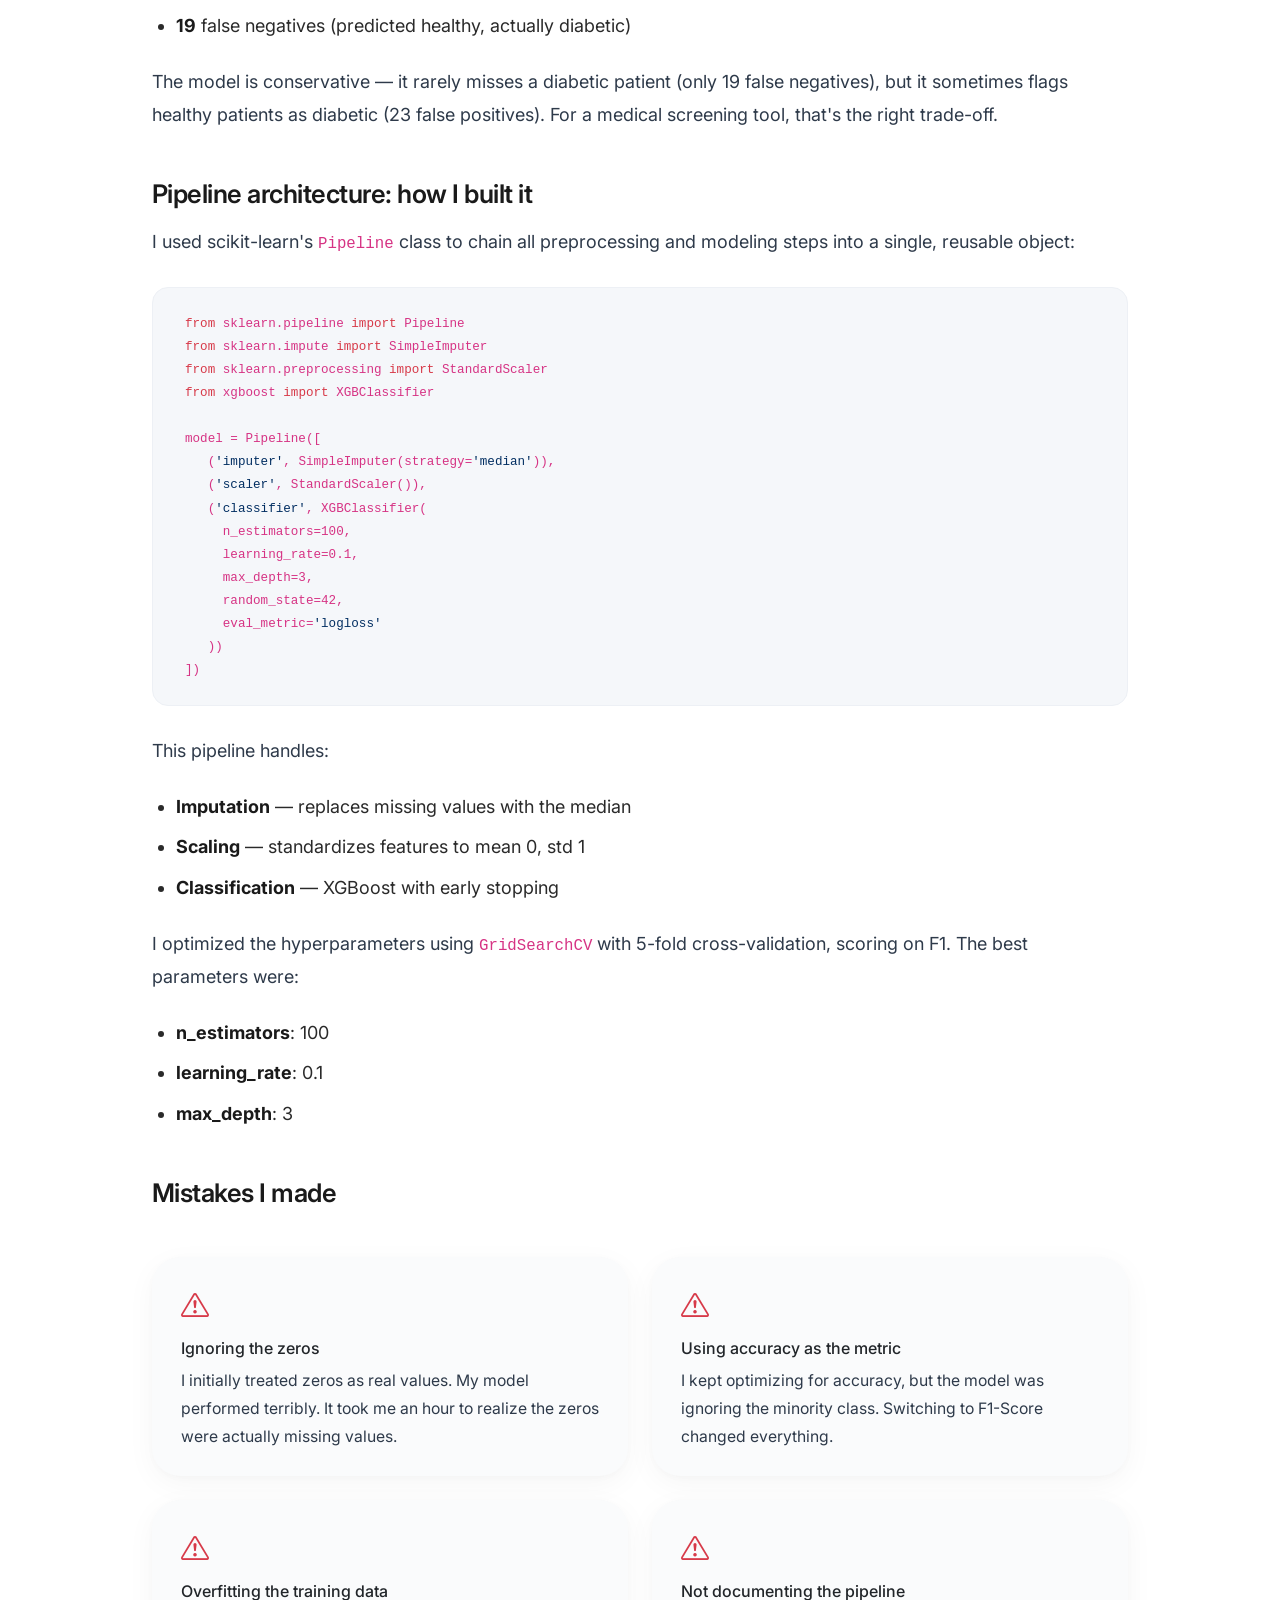
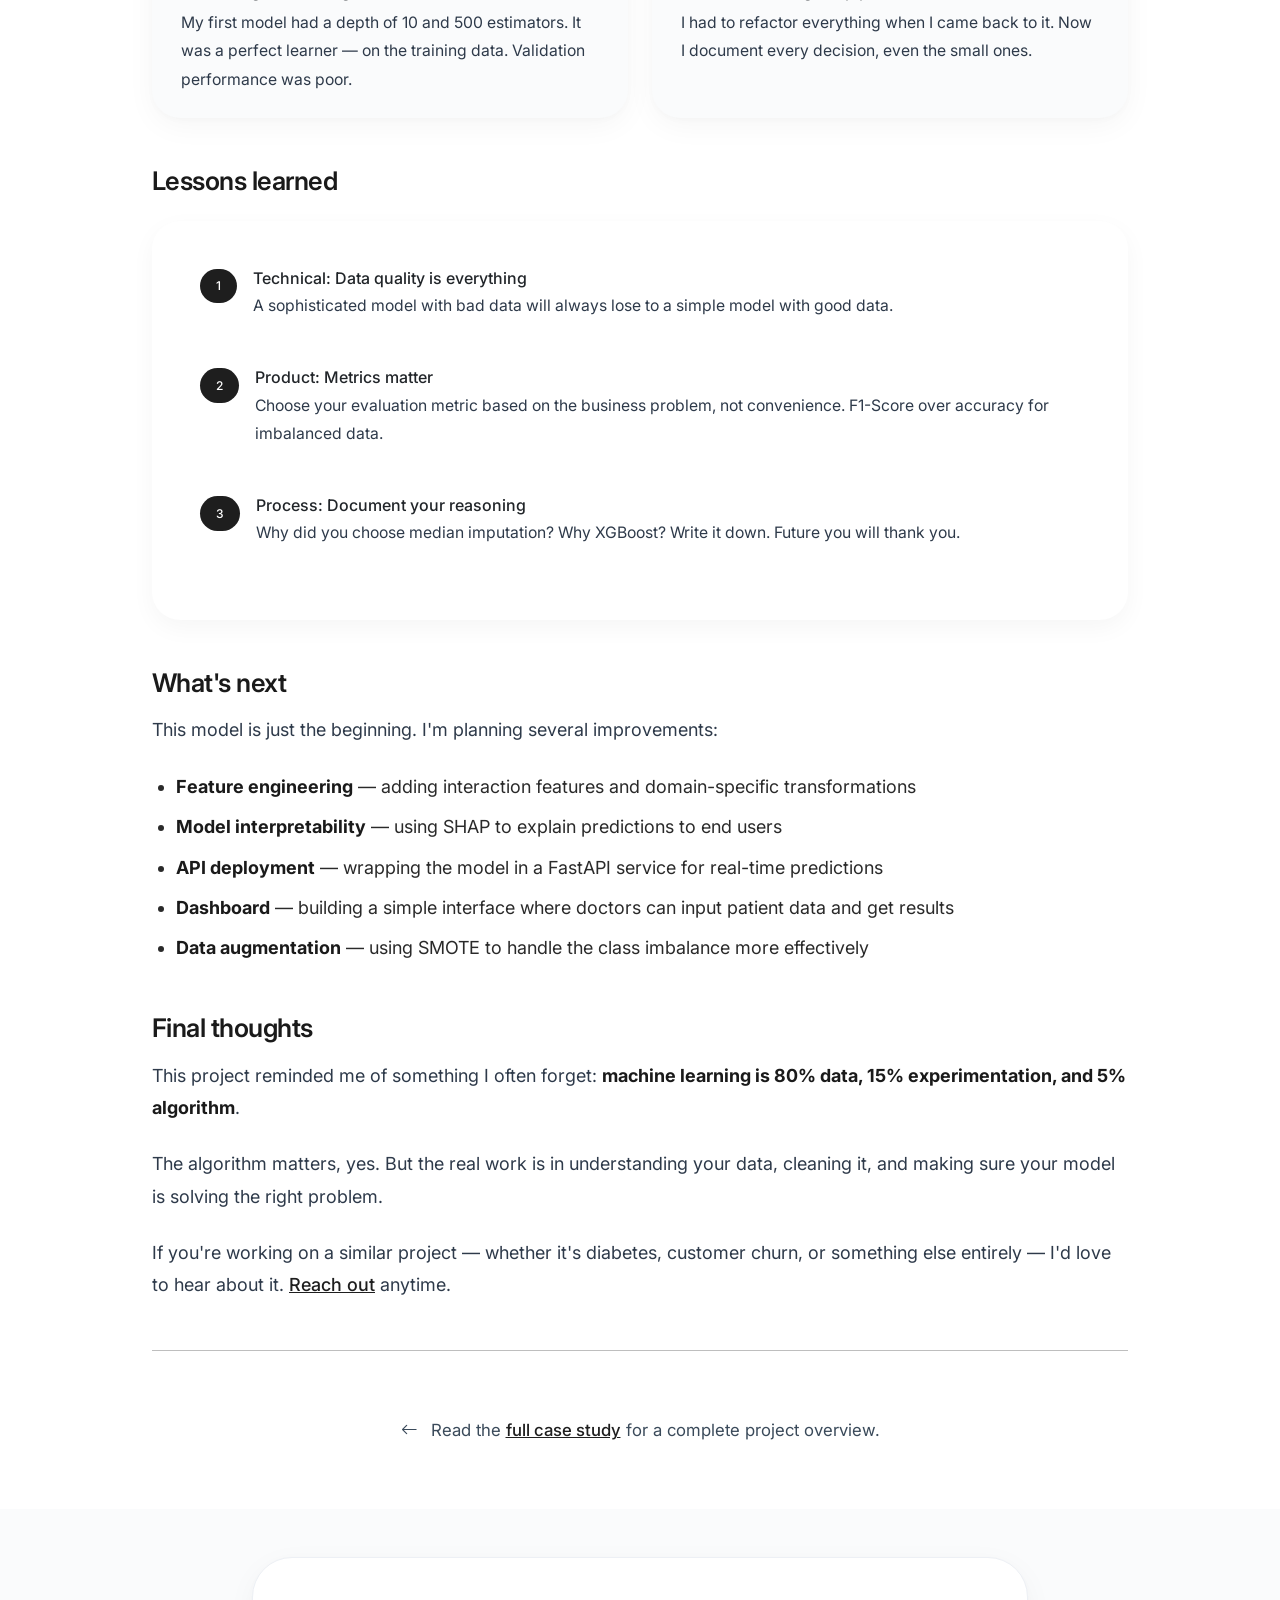
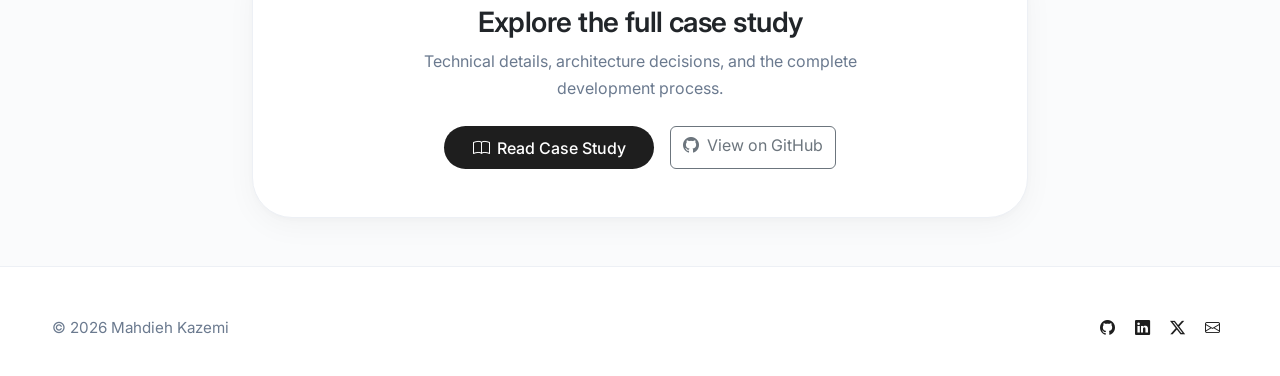
<file: writing/diabetes-predictor.html>
<!DOCTYPE html>
<html lang="en">
<head>
  <meta charset="UTF-8" />
  <meta name="viewport" content="width=device-width, initial-scale=1.0" />
  <title>Behind Pima Diabetes Predictor · Engineering Blog | Mahdieh Kazemi</title>
  <meta name="description" content="Building a diabetes prediction model from scratch — the engineering story behind data cleaning, model selection, hyperparameter tuning, and deployment." />
  <!-- Open Graph -->
  <meta property="og:title" content="Behind the Pima Diabetes Predictor — The Engineering Story" />
  <meta property="og:description" content="A deep dive into building a diabetes prediction model: data cleaning, XGBoost, hyperparameter tuning, and lessons learned." />
  <meta property="og:type" content="article" />
  <meta property="og:url" content="https://thetalkingdev.onrender.com/behind-pima-diabetes.html" />
  <meta property="og:image" content="../assets/images/projects/diabetes-cover.png" />
  <meta name="twitter:card" content="summary_large_image" />
  <!-- Bootstrap + Icons -->
  <link href="https://cdn.jsdelivr.net/npm/bootstrap@5.3.0-alpha1/dist/css/bootstrap.min.css" rel="stylesheet" />
  <link rel="stylesheet" href="https://cdn.jsdelivr.net/npm/bootstrap-icons@1.11.3/font/bootstrap-icons.min.css" />
  <!-- Inter Font -->
  <link rel="preconnect" href="https://fonts.googleapis.com" />
  <link rel="preconnect" href="https://fonts.gstatic.com" crossorigin />
  <link href="https://fonts.googleapis.com/css2?family=Inter:opsz,wght@14..32,300;14..32,400;14..32,500;14..32,600;14..32,700&display=swap" rel="stylesheet" />
  <style>
    /* ── reset & base ── */
    * { margin: 0; padding: 0; box-sizing: border-box; }
    body {
      font-family: 'Inter', -apple-system, BlinkMacSystemFont, sans-serif;
      background: #ffffff;
      color: #1e1e1e;
      line-height: 1.7;
      -webkit-font-smoothing: antialiased;
    }
    .container { max-width: 1200px; }

    /* ── navbar ── */
    .navbar {
      padding: 1.2rem 0;
      background: rgba(255,255,255,0.80);
      backdrop-filter: blur(4px);
      box-shadow: 0 1px 2px rgba(0,0,0,0.02);
    }
    .navbar-brand {
      font-weight: 600;
      font-size: 1.25rem;
      letter-spacing: -0.01em;
      color: #1e1e1e;
    }
    .navbar-brand:hover { color: #1e1e1e; }
    .nav-link {
      font-weight: 500;
      font-size: 0.95rem;
      color: #3a3a3a;
      padding: 0.5rem 0.75rem;
      border-radius: 8px;
      transition: 0.2s;
    }
    .nav-link:hover { color: #000; background: #f5f5f5; }

    /* ── typography ── */
    h1, h2, h3, .display-4 { font-weight: 600; letter-spacing: -0.02em; }
    .display-4 { font-weight: 700; }
    .section-title {
      font-size: 2rem;
      font-weight: 600;
      margin-bottom: 1.2rem;
      letter-spacing: -0.02em;
    }
    .blog-content {
      font-size: 1.125rem;
      line-height: 1.8;
      color: #2a2a2a;
    }
    .blog-content h3 {
      font-weight: 600;
      font-size: 1.6rem;
      margin-top: 3rem;
      margin-bottom: 1rem;
      color: #1a1a1a;
      letter-spacing: -0.02em;
    }
    .blog-content h4 {
      font-weight: 600;
      font-size: 1.2rem;
      margin-top: 2rem;
      margin-bottom: 0.75rem;
      color: #1a1a1a;
    }
    .blog-content p {
      margin-bottom: 1.5rem;
      color: #2e3a4a;
    }
    .blog-content .lead {
      font-size: 1.3rem;
      font-weight: 400;
      color: #3a4a5a;
    }
    .blog-content ul, .blog-content ol {
      margin-bottom: 1.5rem;
      padding-left: 1.5rem;
    }
    .blog-content li {
      margin-bottom: 0.5rem;
    }
    .blog-content strong {
      color: #1a1a1a;
    }

    /* ── cards ── */
    .card {
      border: none;
      border-radius: 24px;
      box-shadow: 0 8px 30px rgba(0,0,0,0.04), 0 2px 6px rgba(0,0,0,0.02);
      background: #ffffff;
      transition: transform 0.2s ease, box-shadow 0.2s ease;
    }
    .card:hover { box-shadow: 0 16px 48px rgba(0,0,0,0.06); }
    .card-soft {
      border-radius: 28px;
      padding: 1.5rem 1.8rem;
    }
    .soft-shadow { box-shadow: 0 8px 24px rgba(0,0,0,0.04); }
    .badge-soft {
      background: #f0f2f5;
      color: #1e1e1e;
      font-weight: 500;
      padding: 0.5rem 1rem;
      border-radius: 40px;
      font-size: 0.8rem;
    }
    .badge-soft-dark {
      background: #1e1e1e;
      color: #fff;
      font-weight: 500;
      padding: 0.4rem 1rem;
      border-radius: 40px;
      font-size: 0.75rem;
    }

    /* ── buttons ── */
    .btn-outline-dark {
      border-radius: 60px;
      padding: 0.6rem 1.6rem;
      font-weight: 500;
      border-color: #d0d4da;
      color: #1e1e1e;
    }
    .btn-outline-dark:hover {
      background: #1e1e1e;
      color: #fff;
      border-color: #1e1e1e;
    }
    .btn-dark {
      border-radius: 60px;
      padding: 0.6rem 1.8rem;
      font-weight: 500;
      background: #1e1e1e;
      border: none;
    }
    .btn-dark:hover { background: #333; }
    .btn-primary-soft {
      background: #1e1e1e;
      border: none;
      border-radius: 60px;
      padding: 0.65rem 2rem;
      font-weight: 500;
      color: #fff;
      transition: 0.2s;
    }
    .btn-primary-soft:hover { background: #333; color: #fff; }

    /* ── blog meta ── */
    .blog-meta {
      display: flex;
      flex-wrap: wrap;
      gap: 0.5rem 1.5rem;
      color: #6b7a8f;
      font-size: 0.95rem;
      margin-top: 0.5rem;
    }
    .blog-meta span { display: flex; align-items: center; gap: 0.4rem; }

    /* ── cover ── */
    .cover-placeholder {
      background: #eef1f5;
      border-radius: 32px;
      display: flex;
      align-items: center;
      justify-content: center;
      min-height: 280px;
      border: 1px solid #e4e8ee;
    }
    .cover-placeholder img {
      width: 100%;
      height: auto;
      border-radius: 32px;
    }

    /* ── highlight & quote ── */
    .highlight-box {
      background: #fafbfc;
      border-radius: 24px;
      padding: 2rem 2.5rem;
      border: 1px solid #edf0f5;
      margin: 2.5rem 0;
    }
    .highlight-box .icon-lg {
      font-size: 2.5rem;
      display: block;
      margin-bottom: 1rem;
    }
    .blog-content blockquote {
      border-left: 4px solid #1e1e1e;
      padding-left: 1.8rem;
      margin: 2.5rem 0;
      font-style: italic;
      color: #3a4a5a;
      font-size: 1.15rem;
    }
    .blog-content blockquote cite {
      display: block;
      margin-top: 0.5rem;
      font-style: normal;
      font-weight: 500;
      color: #1e1e1e;
    }

    /* ── code block ── */
    .code-block {
      background: #f5f7fa;
      border-radius: 16px;
      padding: 1.5rem 2rem;
      font-family: 'SF Mono', 'Monaco', 'Menlo', 'Cascadia Code', monospace;
      font-size: 0.9rem;
      overflow-x: auto;
      margin: 1.8rem 0;
      border: 1px solid #edf0f5;
      line-height: 1.6;
    }
    .code-block .comment { color: #6b7a8f; }
    .code-block .keyword { color: #d73a49; }
    .code-block .string { color: #032f62; }
    .code-block .function { color: #6f42c1; }

    /* ── stats ── */
    .stat-card {
      background: #fafbfc;
      border-radius: 24px;
      padding: 2rem 1.5rem;
      text-align: center;
      border: 1px solid #edf0f5;
    }
    .stat-number {
      font-size: 2.8rem;
      font-weight: 700;
      letter-spacing: -0.03em;
      color: #1e1e1e;
    }
    .stat-label {
      color: #6b7a8f;
      font-size: 0.95rem;
      margin-top: 0.25rem;
    }

    /* ── results table ── */
    .results-table {
      width: 100%;
      border-collapse: collapse;
      margin: 1.5rem 0;
      font-size: 0.95rem;
    }
    .results-table th {
      background: #f5f7fa;
      text-align: left;
      padding: 0.75rem 1rem;
      font-weight: 600;
      color: #1a1a1a;
      border-bottom: 2px solid #e4e8ee;
    }
    .results-table td {
      padding: 0.75rem 1rem;
      border-bottom: 1px solid #edf0f5;
      color: #2e3a4a;
    }
    .results-table .highlight-row {
      background: #fafbfc;
      font-weight: 500;
    }

    /* ── footer ── */
    .footer {
      padding: 3rem 0 2rem;
      border-top: 1px solid #edf0f5;
      color: #5a6478;
      font-size: 0.95rem;
    }
    .footer a {
      color: #1e1e1e;
      text-decoration: none;
      font-weight: 500;
      margin: 0 0.5rem;
    }
    .footer a:hover { color: #000; }

    /* ── utilities ── */
    .text-muted-soft { color: #6b7a8f; }
    .bg-soft-white { background: #fafbfc; }
    hr.soft-hr { opacity: 0.3; margin: 3rem 0; }

    /* ── fade-up ── */
    .fade-up {
      opacity: 0;
      transform: translateY(20px);
      transition: opacity 0.6s ease, transform 0.6s ease;
    }
    .fade-up.visible {
      opacity: 1;
      transform: translateY(0);
    }

    @media (max-width: 768px) {
      .display-4 { font-size: 2.4rem; }
      .section-title { font-size: 1.8rem; }
      .blog-content { font-size: 1rem; }
      .blog-content h3 { font-size: 1.4rem; }
      .stat-number { font-size: 2.2rem; }
      .highlight-box { padding: 1.5rem; }
      .results-table { font-size: 0.85rem; }
      .results-table th, .results-table td { padding: 0.5rem 0.75rem; }
    }
  </style>
</head>
<body>

<!-- ===== NAVBAR ===== -->
<nav class="navbar navbar-expand-md sticky-top">
  <div class="container">
    <a class="navbar-brand" href="index.html">Mahdieh Kazemi</a>
    <button class="navbar-toggler border-0" type="button" data-bs-toggle="collapse" data-bs-target="#navMenu"
            aria-controls="navMenu" aria-expanded="false" aria-label="Toggle navigation">
      <i class="bi bi-list" style="font-size: 1.6rem;"></i>
    </button>
    <div class="collapse navbar-collapse" id="navMenu">
      <ul class="navbar-nav ms-auto align-items-md-center">
        <li class="nav-item"><a class="nav-link" href="../index.html#projects">Projects</a></li>
        <li class="nav-item"><a class="nav-link" href="../index.html#about">About</a></li>
        <li class="nav-item"><a class="nav-link" href="../uses.html">Uses</a></li>
        <li class="nav-item"><a class="nav-link" href="../now.html">Now</a></li>
        <li class="nav-item"><a class="nav-link" href="../index.html#contact">Contact</a></li>
      </ul>
    </div>
  </div>
</nav>

<!-- ===== HERO ===== -->
<section class="py-5">
  <div class="container">
    <div class="row align-items-center g-5">
      <div class="col-lg-7">
        <div class="mb-3 d-flex flex-wrap align-items-center gap-2">
          <span class="badge-soft" style="background: #eaeef3;">Engineering Blog</span>
          <span class="badge-soft" style="background: #eaeef3;"><i class="bi bi-clock me-1"></i>10 min read</span>
          <span class="badge-soft" style="background: #eaeef3;"><i class="bi bi-calendar3 me-1"></i>July 19, 2026</span>
        </div>
        <h1 class="display-4 fw-bold mb-3" style="letter-spacing: -0.03em;">Behind the Pima Diabetes Predictor</h1>
        <p class="fs-4 fw-normal text-muted-soft mb-3" style="max-width: 90%;">From dirty data to a reliable classifier — the engineering story behind building a diabetes prediction model with XGBoost.</p>
        <div class="d-flex flex-wrap gap-3 mt-4">
          <a href="../coming_soon.html" class="btn btn-dark"><i class="bi bi-arrow-left me-2"></i>Case Study</a>
          <a href="https://github.com/mahkzmi/Pima-Diabetes-Predictor" class="btn btn-outline-secondary"><i class="bi bi-github me-2"></i>GitHub</a>
        </div>
      </div>
      <div class="col-lg-5">
        <div class="cover-placeholder">
          <img src="../assets/images/writing/diabetes-cover.png" alt="Pima Diabetes Predictor cover" style="width:100%; border-radius:32px;" loading="lazy" />
        </div>
      </div>
    </div>
  </div>
</section>

<!-- ===== BLOG CONTENT ===== -->
<section class="py-4">
  <div class="container">
    <div class="row justify-content-center">
      <div class="col-lg-10">
        <div class="blog-content">

          <!-- 1. Why I built it -->
          <p class="lead">I didn't set out to build a diabetes prediction model. I set out to understand <strong>why some machine learning projects succeed and others fail</strong> — and the answer, I found, lies in the data.</p>

          <p>The Pima Indians Diabetes Dataset is a classic. It's been used in hundreds of tutorials and research papers. But it's also a dataset full of traps: missing values disguised as zeros, imbalanced classes, and features that need careful handling. I wanted to see if I could build a model that actually works — one that could be deployed, trusted, and explained.</p>

          <p>This is the story of that journey. The mistakes I made, the lessons I learned, and the model I built.</p>

          <!-- 2. The data problem -->
          <h3>The data problem: zeros that mean nothing</h3>
          <p>I loaded the dataset, ran <code>info()</code>, and everything looked clean. No missing values. Perfect, right? Wrong.</p>
          <p>In this dataset, a value of <strong>0</strong> in columns like <code>Glucose</code>, <code>BloodPressure</code>, or <code>BMI</code> doesn't mean zero — it means <strong>"data not recorded."</strong> These were missing values in disguise. And if I treated them as real values, my model would learn nonsense.</p>

          <div class="code-block">
            <code>
              <span class="comment"># Looking for zeros that should be NaN</span>
              cols_with_zero = ['Glucose', 'BloodPressure', 'SkinThickness', 'Insulin', 'BMI']<br>
              <span class="keyword">for</span> col <span class="keyword">in</span> cols_with_zero:<br>
              &nbsp;&nbsp;  zero_count = (data[col] == 0).sum()<br>
              &nbsp;&nbsp;  <span class="keyword">print</span>(f<span class="string">"{col}: {zero_count} zeros"</span>)<br><br>
              <span class="comment"># Output:</span><br>
              <span class="comment"># Glucose: 5 zeros</span><br>
              <span class="comment"># BloodPressure: 35 zeros</span><br>
              <span class="comment"># SkinThickness: 227 zeros</span><br>
              <span class="comment"># Insulin: 374 zeros</span><br>
              <span class="comment"># BMI: 11 zeros</span>
            </code>
          </div>

          <p>Over 600 missing values hidden as zeros. If I hadn't caught this, my model would have been a disaster.</p>

          <div class="highlight-box">
            <span class="icon-lg"><i class="bi bi-exclamation-triangle"></i></span>
            <h5 style="font-weight: 600;">Lesson learned</h5>
            <p class="mb-0" style="font-size: 1.05rem; color: #2a3a4a;">Always, always understand the semantics of your data. Zero is not always zero. Missing values are not always null.</p>
          </div>

          <!-- 3. The class imbalance problem -->
          <h3>The class imbalance problem</h3>
          <p>I looked at the target variable and found:</p>
          <ul>
            <li><strong>500 healthy patients (65%)</strong></li>
            <li><strong>268 patients with diabetes (35%)</strong></li>
          </ul>
          <p>This isn't extreme, but it's enough to cause problems. A naive model that always predicts "healthy" would be 65% accurate without learning anything. I needed a metric that reflected the imbalance.</p>

          <p>That's why I used <strong>F1-Score</strong> instead of accuracy. F1-Score balances precision and recall, making it much more robust for imbalanced datasets.</p>

          <!-- 4. Results -->
          <h3>Results: what I actually achieved</h3>
          <p>After cleaning the data, imputing missing values with the median, and tuning the XGBoost model, I got the following results on the test set:</p>

          <div class="row g-3 my-4">
            <div class="col-6 col-md-3">
              <div class="stat-card">
                <div class="stat-number">73%</div>
                <div class="stat-label">Accuracy</div>
              </div>
            </div>
            <div class="col-6 col-md-3">
              <div class="stat-card">
                <div class="stat-number">63%</div>
                <div class="stat-label">F1-Score</div>
              </div>
            </div>
            <div class="col-6 col-md-3">
              <div class="stat-card">
                <div class="stat-number">8</div>
                <div class="stat-label">Features used</div>
              </div>
            </div>
            <div class="col-6 col-md-3">
              <div class="stat-card">
                <div class="stat-number">31%</div>
                <div class="stat-label">Predicted probability</div>
              </div>
            </div>
          </div>

          <p>Here's the detailed performance breakdown:</p>

          <table class="results-table">
            <thead>
              <tr>
                <th>Class</th>
                <th>Precision</th>
                <th>Recall</th>
                <th>F1-Score</th>
                <th>Support</th>
              </tr>
            </thead>
            <tbody>
              <tr>
                <td><strong>Healthy (0)</strong></td>
                <td>0.80</td>
                <td>0.77</td>
                <td>0.78</td>
                <td>99</td>
              </tr>
              <tr>
                <td><strong>Diabetes (1)</strong></td>
                <td>0.61</td>
                <td>0.65</td>
                <td>0.63</td>
                <td>55</td>
              </tr>
              <tr class="highlight-row">
                <td><strong>Average</strong></td>
                <td>0.73</td>
                <td>0.73</td>
                <td>0.73</td>
                <td>154</td>
              </tr>
            </tbody>
          </table>

          <p>The confusion matrix tells the full story:</p>

          <div class="code-block" style="text-align: center;">
            <code>
              [[76 &nbsp; 23]<br>
              &nbsp;[19 &nbsp; 36]]
            </code>
          </div>

          <ul>
            <li><strong>76</strong> true negatives (correctly predicted healthy)</li>
            <li><strong>36</strong> true positives (correctly predicted diabetes)</li>
            <li><strong>23</strong> false positives (predicted diabetes, actually healthy)</li>
            <li><strong>19</strong> false negatives (predicted healthy, actually diabetic)</li>
          </ul>

          <p>The model is conservative — it rarely misses a diabetic patient (only 19 false negatives), but it sometimes flags healthy patients as diabetic (23 false positives). For a medical screening tool, that's the right trade-off.</p>

          <!-- 5. Pipeline architecture -->
          <h3>Pipeline architecture: how I built it</h3>
          <p>I used scikit-learn's <code>Pipeline</code> class to chain all preprocessing and modeling steps into a single, reusable object:</p>

          <div class="code-block">
            <code>
              <span class="keyword">from</span> sklearn.pipeline <span class="keyword">import</span> Pipeline<br>
              <span class="keyword">from</span> sklearn.impute <span class="keyword">import</span> SimpleImputer<br>
              <span class="keyword">from</span> sklearn.preprocessing <span class="keyword">import</span> StandardScaler<br>
              <span class="keyword">from</span> xgboost <span class="keyword">import</span> XGBClassifier<br><br>
              model = Pipeline([<br>
              &nbsp;&nbsp; (<span class="string">'imputer'</span>, SimpleImputer(strategy=<span class="string">'median'</span>)),<br>
              &nbsp;&nbsp; (<span class="string">'scaler'</span>, StandardScaler()),<br>
              &nbsp;&nbsp; (<span class="string">'classifier'</span>, XGBClassifier(<br>
              &nbsp;&nbsp;&nbsp;&nbsp; n_estimators=100,<br>
              &nbsp;&nbsp;&nbsp;&nbsp; learning_rate=0.1,<br>
              &nbsp;&nbsp;&nbsp;&nbsp; max_depth=3,<br>
              &nbsp;&nbsp;&nbsp;&nbsp; random_state=42,<br>
              &nbsp;&nbsp;&nbsp;&nbsp; eval_metric=<span class="string">'logloss'</span><br>
              &nbsp;&nbsp; ))<br>
              ])
            </code>
          </div>

          <p>This pipeline handles:</p>
          <ul>
            <li><strong>Imputation</strong> — replaces missing values with the median</li>
            <li><strong>Scaling</strong> — standardizes features to mean 0, std 1</li>
            <li><strong>Classification</strong> — XGBoost with early stopping</li>
          </ul>

          <p>I optimized the hyperparameters using <code>GridSearchCV</code> with 5-fold cross-validation, scoring on F1. The best parameters were:</p>

          <ul>
            <li><strong>n_estimators</strong>: 100</li>
            <li><strong>learning_rate</strong>: 0.1</li>
            <li><strong>max_depth</strong>: 3</li>
          </ul>

          <!-- 6. Mistakes I made -->
          <h3>Mistakes I made</h3>
          <div class="row g-4 my-4">
            <div class="col-md-6">
              <div class="card card-soft h-100" style="background: #fafbfc;">
                <i class="bi bi-exclamation-triangle fs-3 mb-2" style="color: #d73a49;"></i>
                <h6>Ignoring the zeros</h6>
                <p class="text-muted-soft small mb-0">I initially treated zeros as real values. My model performed terribly. It took me an hour to realize the zeros were actually missing values.</p>
              </div>
            </div>
            <div class="col-md-6">
              <div class="card card-soft h-100" style="background: #fafbfc;">
                <i class="bi bi-exclamation-triangle fs-3 mb-2" style="color: #d73a49;"></i>
                <h6>Using accuracy as the metric</h6>
                <p class="text-muted-soft small mb-0">I kept optimizing for accuracy, but the model was ignoring the minority class. Switching to F1-Score changed everything.</p>
              </div>
            </div>
            <div class="col-md-6">
              <div class="card card-soft h-100" style="background: #fafbfc;">
                <i class="bi bi-exclamation-triangle fs-3 mb-2" style="color: #d73a49;"></i>
                <h6>Overfitting the training data</h6>
                <p class="text-muted-soft small mb-0">My first model had a depth of 10 and 500 estimators. It was a perfect learner — on the training data. Validation performance was poor.</p>
              </div>
            </div>
            <div class="col-md-6">
              <div class="card card-soft h-100" style="background: #fafbfc;">
                <i class="bi bi-exclamation-triangle fs-3 mb-2" style="color: #d73a49;"></i>
                <h6>Not documenting the pipeline</h6>
                <p class="text-muted-soft small mb-0">I had to refactor everything when I came back to it. Now I document every decision, even the small ones.</p>
              </div>
            </div>
          </div>

          <!-- 7. Lessons learned -->
          <h3>Lessons learned</h3>
          <div class="card card-soft p-4 p-md-5 soft-shadow my-4" style="border-radius: 28px;">
            <div class="d-flex gap-3 align-items-start mb-4">
              <span class="badge-soft-dark">1</span>
              <div><h6 class="mb-1">Technical: Data quality is everything</h6><p class="text-muted-soft small">A sophisticated model with bad data will always lose to a simple model with good data.</p></div>
            </div>
            <div class="d-flex gap-3 align-items-start mb-4">
              <span class="badge-soft-dark">2</span>
              <div><h6 class="mb-1">Product: Metrics matter</h6><p class="text-muted-soft small">Choose your evaluation metric based on the business problem, not convenience. F1-Score over accuracy for imbalanced data.</p></div>
            </div>
            <div class="d-flex gap-3 align-items-start mb-0">
              <span class="badge-soft-dark">3</span>
              <div><h6 class="mb-1">Process: Document your reasoning</h6><p class="text-muted-soft small">Why did you choose median imputation? Why XGBoost? Write it down. Future you will thank you.</p></div>
            </div>
          </div>

          <!-- 8. What's next -->
          <h3>What's next</h3>
          <p>This model is just the beginning. I'm planning several improvements:</p>
          <ul>
            <li><strong>Feature engineering</strong> — adding interaction features and domain-specific transformations</li>
            <li><strong>Model interpretability</strong> — using SHAP to explain predictions to end users</li>
            <li><strong>API deployment</strong> — wrapping the model in a FastAPI service for real-time predictions</li>
            <li><strong>Dashboard</strong> — building a simple interface where doctors can input patient data and get results</li>
            <li><strong>Data augmentation</strong> — using SMOTE to handle the class imbalance more effectively</li>
          </ul>

          <!-- 9. Final thoughts -->
          <h3>Final thoughts</h3>
          <p>This project reminded me of something I often forget: <strong>machine learning is 80% data, 15% experimentation, and 5% algorithm</strong>.</p>
          <p>The algorithm matters, yes. But the real work is in understanding your data, cleaning it, and making sure your model is solving the right problem.</p>
          <p>If you're working on a similar project — whether it's diabetes, customer churn, or something else entirely — I'd love to hear about it. <a href="../index.html#contact" style="color: #1e1e1e; font-weight: 500;">Reach out</a> anytime.</p>

          <hr class="soft-hr" />

          <div class="text-center py-3">
            <p style="font-size: 1.05rem; color: #3a4a5a;">
              <i class="bi bi-arrow-left me-2"></i> Read the <a href="diabetes-case-study.html" style="color: #1e1e1e; font-weight: 500;">full case study</a> for a complete project overview.
            </p>
          </div>

        </div>
      </div>
    </div>
  </div>
</section>

<!-- ===== RELATED / CTA ===== -->
<section class="py-5 bg-soft-white">
  <div class="container">
    <div class="row justify-content-center">
      <div class="col-lg-8">
        <div class="card p-4 p-md-5 text-center" style="border-radius: 40px; border: 1px solid #edf0f5;">
          <h3 class="fw-semibold mb-2">Explore the full case study</h3>
          <p class="text-muted-soft" style="max-width: 500px; margin: 0 auto 1.5rem;">Technical details, architecture decisions, and the complete development process.</p>
          <div class="d-flex flex-wrap gap-3 justify-content-center">
            <a href="diabetes-case-study.html" class="btn btn-dark"><i class="bi bi-book me-2"></i>Read Case Study</a>
            <a href="https://github.com/mahkzmi/Pima-Diabetes-Predictor" class="btn btn-outline-secondary"><i class="bi bi-github me-2"></i>View on GitHub</a>
          </div>
        </div>
      </div>
    </div>
  </div>
</section>

<!-- ===== FOOTER ===== -->
<footer class="footer">
  <div class="container">
    <div class="row align-items-center">
      <div class="col-md-6 text-center text-md-start mb-3 mb-md-0">
        <span class="text-muted-soft">© 2026 Mahdieh Kazemi</span>
      </div>
      <div class="col-md-6 text-center text-md-end">
        <a href="https://github.com/mahkzmi/Pima-Diabetes-Predictor"><i class="bi bi-github"></i></a>
        <a href="#"><i class="bi bi-linkedin"></i></a>
        <a href="#"><i class="bi bi-twitter-x"></i></a>
        <a href="#"><i class="bi bi-envelope"></i></a>
      </div>
    </div>
  </div>
</footer>

<!-- Bootstrap JS -->
<script src="https://cdn.jsdelivr.net/npm/bootstrap@5.3.0-alpha1/dist/js/bootstrap.bundle.min.js"></script>

<!-- ===== FADE-UP ON SCROLL ===== -->
<script>
  document.addEventListener('DOMContentLoaded', function() {
    const observer = new IntersectionObserver((entries) => {
      entries.forEach(entry => {
        if (entry.isIntersecting) {
          entry.target.classList.add('visible');
        }
      });
    }, { threshold: 0.15 });

    document.querySelectorAll('.fade-up').forEach(el => observer.observe(el));
    document.querySelectorAll('.card, .highlight-box, .stat-card, .cover-placeholder, .pipeline-step, .cta-card').forEach(el => {
      if (!el.classList.contains('fade-up')) {
        el.classList.add('fade-up');
        observer.observe(el);
      }
    });
  });
</script>

</body>
</html>
</file>
<file: assets/css/style.css>
/* ==================================================
   Mahdieh Kazemi Portfolio
   Version 2.0
================================================== */

/* ================= RESET ================= */

*,
*::before,
*::after{
    margin:0;
    padding:0;
    box-sizing:border-box;
}

html{
    scroll-behavior:smooth;
}

body{

    font-family:'Inter',sans-serif;

    background:#ffffff;

    color:#111827;

    line-height:1.7;

    overflow-x:hidden;

    -webkit-font-smoothing:antialiased;

}

/* ================= VARIABLES ================= */

:root{

--primary:#111827;

--secondary:#6b7280;

--light:#f8fafc;

--border:#e5e7eb;

--blue:#2563eb;

--green:#10b981;

--radius:18px;

--transition:.3s ease;

}

/* ================= TYPOGRAPHY ================= */

h1,h2,h3,h4,h5,h6{

font-weight:800;

letter-spacing:-.03em;

color:#111827;

}

p{

color:#6b7280;

}

a{

text-decoration:none;

transition:var(--transition);

}

img{

max-width:100%;

display:block;

}

/* ================= SECTION ================= */

section{

padding:100px 0;

}

@media(max-width:768px){

section{

padding:70px 0;

}

}

/* ================= NAVBAR ================= */

.navbar{

background:rgba(255,255,255,.9);

backdrop-filter:blur(16px);

border-bottom:1px solid rgba(0,0,0,.05);

}

.navbar-brand{

font-weight:800;

letter-spacing:-1px;

color:#111827!important;

}

.nav-link{

font-weight:500;

color:#6b7280!important;

margin-left:18px;

}

.nav-link:hover{

color:#111827!important;

}

/* ================= BUTTONS ================= */

.btn{

border-radius:12px;

padding:14px 28px;

font-weight:600;

transition:.3s;

}

.btn-dark{

background:#111827;

border:none;

}

.btn-dark:hover{

transform:translateY(-3px);

}

.btn-outline-dark{

border:1px solid #111827;

}

.btn-outline-dark:hover{

transform:translateY(-3px);

}

/* ================= HERO ================= */

.hero{

min-height:100vh;

display:flex;

align-items:center;

position:relative;

overflow:hidden;

background:#ffffff;

}

.hero::before{

content:"";

position:absolute;

width:700px;

height:700px;

right:-250px;

top:-250px;

background:radial-gradient(circle,rgba(37,99,235,.08),transparent 70%);

}

.hero::after{

content:"";

position:absolute;

width:600px;

height:600px;

left:-220px;

bottom:-220px;

background:radial-gradient(circle,rgba(16,185,129,.06),transparent 70%);

}

.hero .container{

position:relative;

z-index:2;

}

.hero-badge{

display:inline-block;

padding:10px 18px;

background:#ecfdf5;

border:1px solid #a7f3d0;

border-radius:999px;

font-size:.85rem;

font-weight:600;

color:#047857;

}

.hero-title{

font-size:4rem;

line-height:1.1;

margin-top:25px;

max-width:700px;

}

.hero-description{

font-size:1.15rem;

max-width:650px;

margin-top:30px;

}

.hero-buttons{

display:flex;

gap:16px;

margin-top:40px;

flex-wrap:wrap;

}

.hero-stats{

display:flex;

gap:50px;

margin-top:60px;

flex-wrap:wrap;

}

.stat-item h3{

font-size:2rem;

margin-bottom:5px;

}

.stat-item span{

color:#6b7280;

}

/* ================= TERMINAL ================= */

.terminal-card{

background:#0f172a;

border-radius:18px;

overflow:hidden;

box-shadow:0 30px 70px rgba(15,23,42,.15);

transition:.35s;

}

.terminal-card:hover{

transform:translateY(-10px);

}

.terminal-header{

height:56px;

background:#1e293b;

display:flex;

align-items:center;

justify-content:space-between;

padding:0 20px;

}

.terminal-dots{

display:flex;

gap:8px;

}

.dot{

width:12px;

height:12px;

border-radius:50%;

}

.red{

background:#ef4444;

}

.yellow{

background:#f59e0b;

}

.green{

background:#22c55e;

}

.terminal-name{

color:#cbd5e1;

font-size:.9rem;

}

.terminal-body{

padding:30px;

}

.terminal-body pre{

margin:0;

font-family:Consolas,monospace;

font-size:15px;

line-height:1.9;

color:#e5e7eb;

white-space:pre-wrap;

}

.prompt{

color:#22c55e;

font-weight:bold;

}

.cursor{

animation:blink 1s infinite;

}

@keyframes blink{

0%,100%{

opacity:1;

}

50%{

opacity:0;

}

}

/* ================= FOCUS CARD ================= */

.focus-card{

margin-top:25px;

background:#f9fafb;

border:1px solid #e5e7eb;

padding:24px;

border-radius:18px;

transition:.3s;

}

.focus-card:hover{

transform:translateY(-5px);

box-shadow:0 15px 40px rgba(0,0,0,.06);

}

.focus-card h5{

font-weight:700;

margin-bottom:10px;

}

.focus-card p{

margin:0;

}
/* ==================================================
   PROJECTS
================================================== */

.project-card{

background:#fff;

border:1px solid var(--border);

border-radius:20px;

overflow:hidden;

transition:.35s;

height:100%;

}

.project-card:hover{

transform:translateY(-10px);

box-shadow:0 25px 60px rgba(0,0,0,.08);

}

.project-image{

width:100%;

aspect-ratio:16/9;

background:#f3f4f6;

display:flex;

align-items:center;

justify-content:center;

overflow:hidden;

}

.project-image img{

width:100%;

height:100%;

object-fit:cover;

}

.project-content{

padding:28px;

}

.project-title{

font-size:1.5rem;

margin-bottom:15px;

}

.project-description{

margin-bottom:25px;

}

.tech-stack{

display:flex;

gap:10px;

flex-wrap:wrap;

margin-bottom:25px;

}

.tech-stack span{

padding:8px 14px;

background:#f8fafc;

border:1px solid #e5e7eb;

border-radius:999px;

font-size:.82rem;

font-weight:500;

}

.project-links{

display:flex;

gap:14px;

}

/* ==================================================
   ABOUT
================================================== */

.about-image{

border-radius:22px;

overflow:hidden;

box-shadow:0 25px 50px rgba(0,0,0,.08);

}

.about-image img{

width:100%;

display:block;

}

.about-content h2{

margin-bottom:20px;

}

.about-content p{

margin-bottom:18px;

}
/* ================= ABOUT INFO ================= */

.about-info{

    display:grid;

    grid-template-columns:repeat(4,1fr);

    gap:20px;

    margin-top:45px;

}

.info-card{

    background:#fff;

    border:1px solid #e5e7eb;

    border-radius:18px;

    padding:24px;

    text-align:center;

    transition:.3s ease;

}

.info-card:hover{

    transform:translateY(-8px);

    box-shadow:0 20px 45px rgba(0,0,0,.08);

}

.info-card i{

    font-size:2rem;

    color:#2563eb;

    margin-bottom:16px;

    display:block;

}

.info-card h6{

    margin-bottom:8px;

    font-weight:700;

    color:#111827;

}

.info-card p{

    margin:0;

    font-size:.9rem;

    color:#6b7280;

}

/* Tablet */

@media(max-width:992px){

.about-info{

grid-template-columns:repeat(2,1fr);

}

}

/* Mobile */

@media(max-width:576px){

.about-info{

grid-template-columns:1fr;

}

}
/* ==================================================
   WRITING
================================================== */

.article-card{

padding:30px;

border:1px solid var(--border);

border-radius:18px;

transition:.3s;

height:100%;

}

.article-card:hover{

transform:translateY(-8px);

box-shadow:0 18px 40px rgba(0,0,0,.06);

}

.article-date{

font-size:.85rem;

color:#9ca3af;

margin-bottom:15px;

}

.article-title{

font-size:1.4rem;

margin-bottom:15px;

}

.article-link{

font-weight:600;

color:var(--blue);

}

/* ==================================================
   CONTACT
================================================== */

.contact-box{

background:#111827;

padding:70px;

border-radius:24px;

text-align:center;

color:white;

}

.contact-box h2{

color:white;

margin-bottom:20px;

}

.contact-box p{

color:#d1d5db;

max-width:650px;

margin:0 auto 35px;

}

.contact-buttons{

display:flex;

justify-content:center;

gap:18px;

flex-wrap:wrap;

}

/* ==================================================
   FOOTER
================================================== */

footer{

padding:60px 0;

border-top:1px solid #e5e7eb;

background:white;

}

.footer-title{

font-size:1.3rem;

font-weight:800;

margin-bottom:10px;

}

.footer-links{

display:flex;

justify-content:flex-end;

gap:25px;

flex-wrap:wrap;

}

.footer-links a{

color:#6b7280;

font-weight:500;

}

.footer-links a:hover{

color:#111827;

}

.footer-bottom{

margin-top:35px;

padding-top:25px;

border-top:1px solid #e5e7eb;

text-align:center;

color:#9ca3af;

font-size:.92rem;

}

/* ==================================================
   BADGES
================================================== */

.badge{

border-radius:999px;

font-weight:500;

padding:8px 16px;

}

/* ==================================================
   ANIMATIONS
================================================== */

.fade-up{

animation:fadeUp .8s ease both;

}

.fade-left{

animation:fadeLeft .8s ease both;

}

@keyframes fadeUp{

0%{

opacity:0;

transform:translateY(40px);

}

100%{

opacity:1;

transform:translateY(0);

}

}

@keyframes fadeLeft{

0%{

opacity:0;

transform:translateX(40px);

}

100%{

opacity:1;

transform:translateX(0);

}

}

/* ==================================================
   SELECTION
================================================== */

::selection{

background:#111827;

color:white;

}

/* ==================================================
   SCROLLBAR
================================================== */

::-webkit-scrollbar{

width:8px;

}

::-webkit-scrollbar-track{

background:#f3f4f6;

}

::-webkit-scrollbar-thumb{

background:#cbd5e1;

border-radius:999px;

}

::-webkit-scrollbar-thumb:hover{

background:#94a3b8;

}

/* ==================================================
   RESPONSIVE
================================================== */

@media(max-width:992px){

.hero{

text-align:center;

padding:120px 0 80px;

}

.hero-title{

font-size:3rem;

}

.hero-description{

margin-left:auto;

margin-right:auto;

}

.hero-buttons{

justify-content:center;

}

.hero-stats{

justify-content:center;

}

.footer-links{

justify-content:center;

margin-top:30px;

}

.contact-box{

padding:50px 30px;

}

}

@media(max-width:768px){

.hero{

min-height:auto;

}

.hero-title{

font-size:2.4rem;

}

.hero-description{

font-size:1rem;

}

.hero-buttons .btn{

width:100%;

}

.hero-stats{

gap:25px;

}

.stat-item{

width:100%;

}

.terminal-body pre{

font-size:13px;

}

.project-content{

padding:22px;

}

.contact-box{

padding:40px 25px;

}

}

@media(max-width:576px){

section{

padding:70px 0;

}

.hero-title{

font-size:2rem;

}

.hero-badge{

font-size:.75rem;

}

.project-links{

flex-direction:column;

}

.contact-buttons{

flex-direction:column;

}

.footer-links{

flex-direction:column;

align-items:center;

gap:15px;

}

}
</file>
